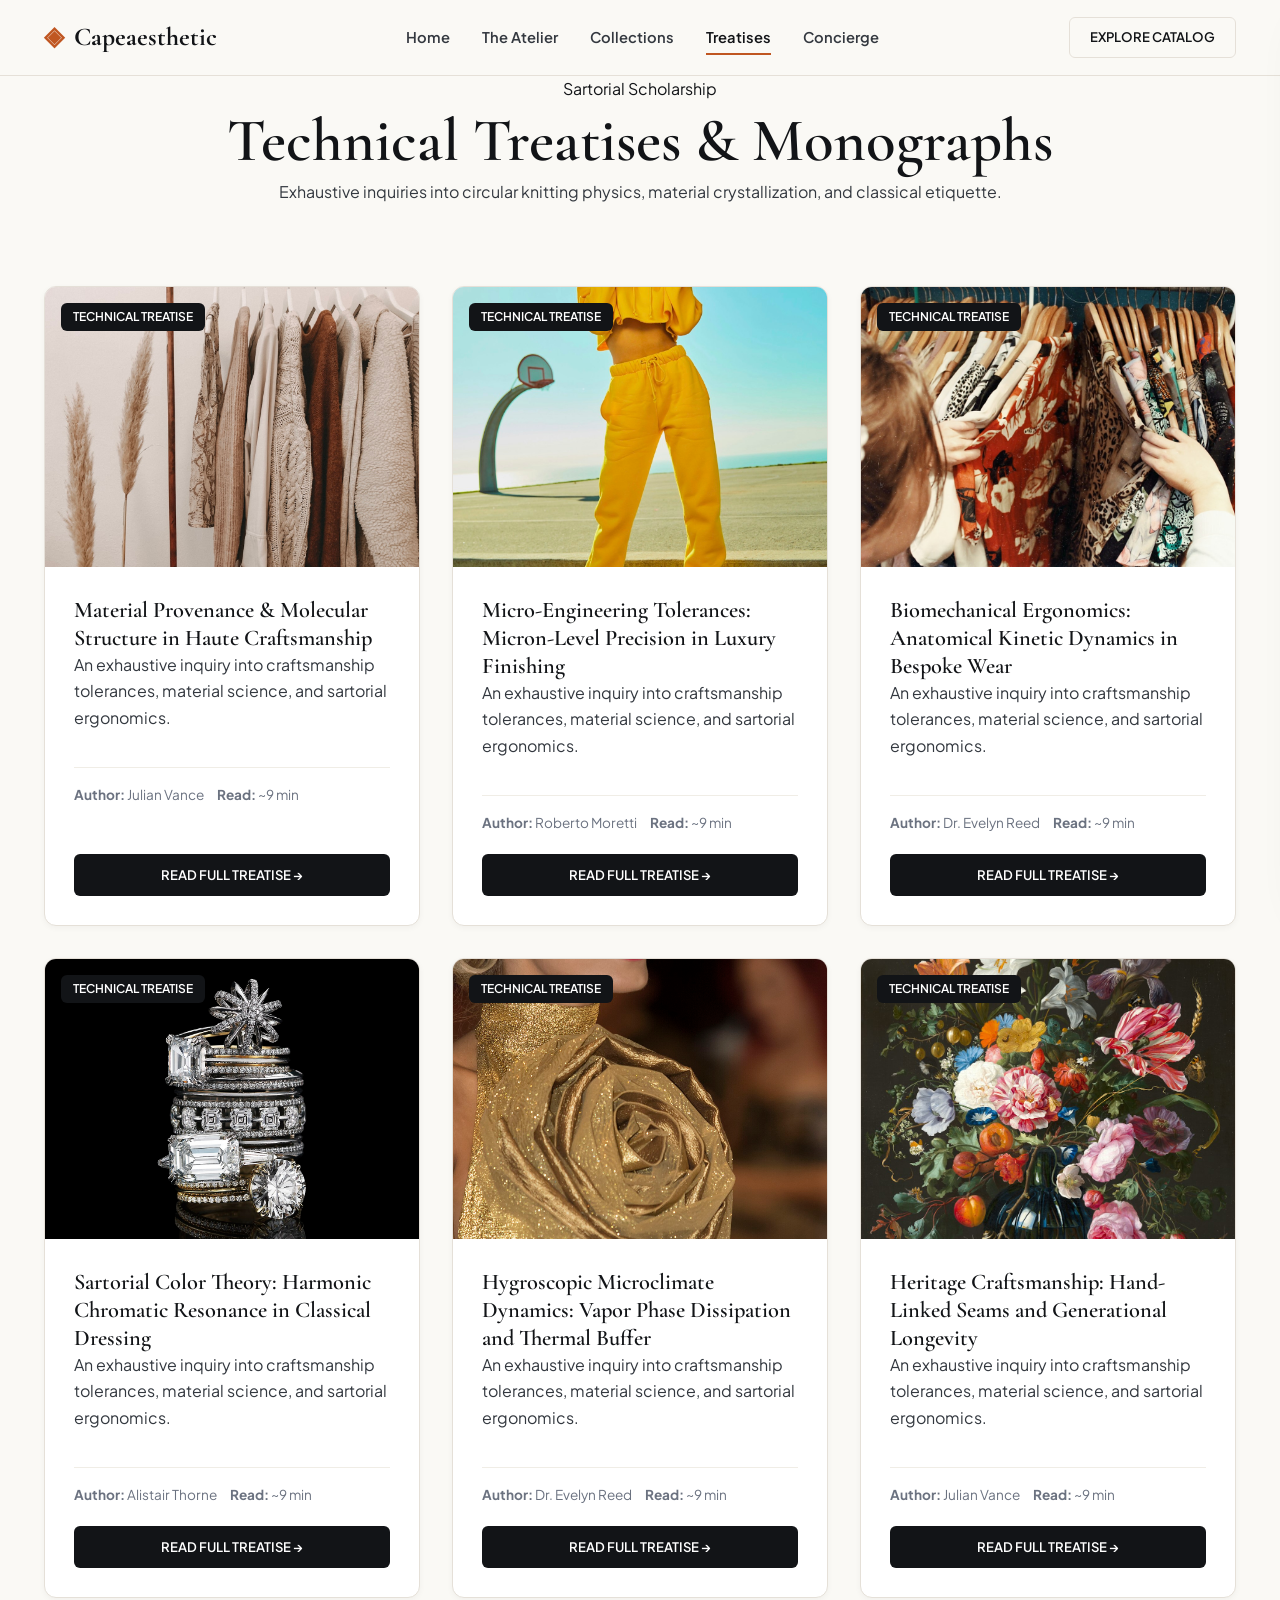
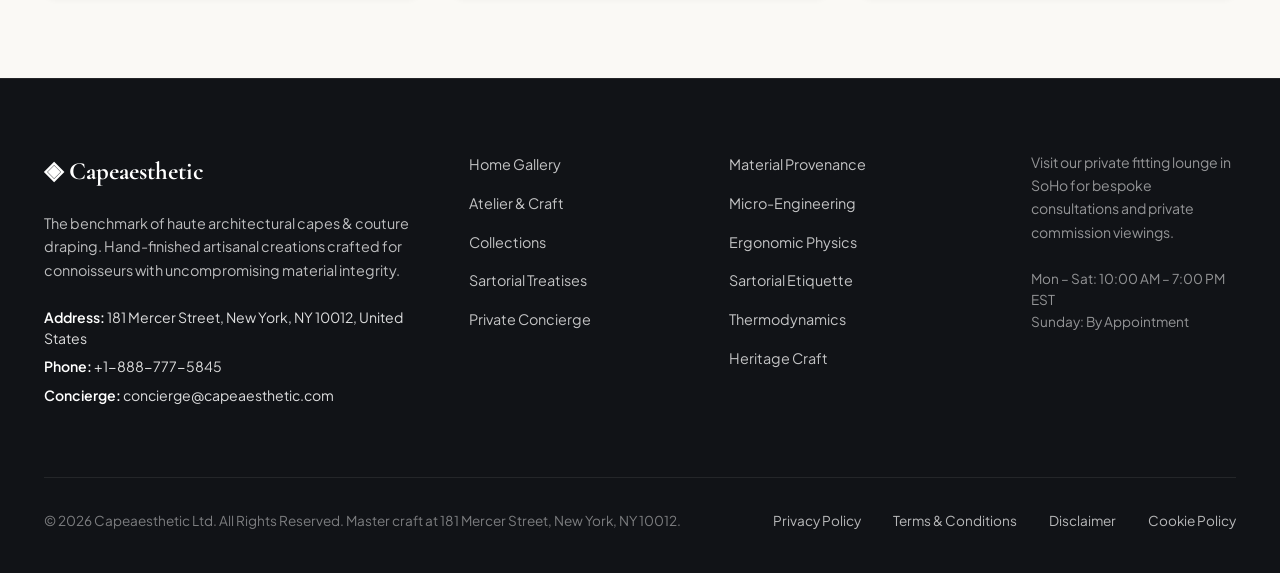
<file: blog/index.html>
<!DOCTYPE html>
<html lang="en">
<head>
  <meta charset="UTF-8">
  <meta name="viewport" content="width=device-width, initial-scale=1.0">
  <title>Sartorial Treatises & Technical Monographs — Capeaesthetic</title>
  <meta name="description" content="Explore the authoritative research monographs published by Capeaesthetic.">
  <link rel="canonical" href="https://capeaesthetic.com/blog.html">
  <link rel="preconnect" href="https://fonts.googleapis.com">
  <link rel="preconnect" href="https://fonts.gstatic.com" crossorigin>
  <link href="https://fonts.googleapis.com/css2?family=Cormorant+Garamond:ital,wght@0,400;0,600;0,700;1,400&family=Plus+Jakarta+Sans:wght@300;400;500;600;700&display=swap" rel="stylesheet">
  <link rel="stylesheet" href="/assets/css/style.css">
  <!-- Google tag (gtag.js) -->
  <script async src="https://www.googletagmanager.com/gtag/js?id=G-0LY0HY7L01"></script>
  <script>
    window.dataLayer = window.dataLayer || [];
    function gtag(){dataLayer.push(arguments);}
    gtag('js', new Date());
    gtag('config', 'G-0LY0HY7L01');
  </script>

</head>
<body>
  <!-- Mandatory Global Site Header (Exactly 1 per page) -->
  <header class="site-header">
    <div class="header-container">
      <a href="/" class="brand-logo" aria-label="Capeaesthetic Home">
        <span class="logo-mark">◈</span>
        <span class="logo-text">Capeaesthetic</span>
      </a>
      <nav class="desktop-nav" aria-label="Primary Navigation">
        <a href="/" class="nav-link">Home</a>
        <a href="/about.html" class="nav-link">The Atelier</a>
        <a href="/collection.html" class="nav-link">Collections</a>
        <a href="/blog.html" class="nav-link active">Treatises</a>
        <a href="/contact.html" class="nav-link">Concierge</a>
      </nav>
      <div class="header-actions">
        <a href="/collection.html" class="btn btn-sm btn-outline">Explore Catalog</a>
        <button id="drawer-toggle" class="mobile-toggle" aria-label="Open Navigation Menu">
          <span class="hamburger-bar"></span>
          <span class="hamburger-bar"></span>
          <span class="hamburger-bar"></span>
        </button>
      </div>
    </div>
  </header>

  <!-- Mandatory Mobile Navigation Drawer (Exactly 1 per page) -->
  <div class="mobile-drawer" id="mobile-drawer" aria-hidden="true">
    <div class="drawer-header">
      <div class="drawer-brand">Capeaesthetic</div>
      <button id="drawer-close" class="drawer-close-btn" aria-label="Close Navigation Menu">&times;</button>
    </div>
    <nav class="drawer-nav" aria-label="Mobile Navigation">
      <a href="/" class="drawer-link">Home</a>
      <a href="/about.html" class="drawer-link">The Atelier &amp; Craft</a>
      <a href="/collection.html" class="drawer-link">Curated Runway Cape & Cloak Vitrine</a>
      <a href="/blog.html" class="drawer-link active">Sartorial Treatises</a>
      <a href="/contact.html" class="drawer-link">Private Concierge</a>
    </nav>
    <div class="drawer-footer">
      <p class="drawer-contact-title">Manhattan Atelier &amp; Suite</p>
      <p class="drawer-contact-info">181 Mercer Street, New York, NY 10012, United States</p>
      <p class="drawer-contact-info">Tel: +1-888-777-5845</p>
      <p class="drawer-contact-info">Email: concierge@capeaesthetic.com</p>
    </div>
  </div>
  <div id="drawer-overlay" class="drawer-overlay"></div>
  <section class="page-hero">
    <div class="container text-center">
      <span class="hero-badge">Sartorial Scholarship</span>
      <h1>Technical Treatises &amp; Monographs</h1>
      <p class="lead" style="margin: 0 auto;">Exhaustive inquiries into circular knitting physics, material crystallization, and classical etiquette.</p>
    </div>
  </section>
  <main class="section">
    <div class="container">
      <div class="grid-3">
        <div class="card">
          <div class="card-image-wrap"><img src="/assets/images/hero_haute_couture_silk_blouse.jpg" alt="Material Provenance & Molecular Structure in Haute Craftsmanship"><span class="card-tag">Technical Treatise</span></div>
          <div class="card-body">
            <h3>Material Provenance & Molecular Structure in Haute Craftsmanship</h3>
            <p>An exhaustive inquiry into craftsmanship tolerances, material science, and sartorial ergonomics.</p>
            <div class="card-specs"><span><strong>Author:</strong> Julian Vance</span><span><strong>Read:</strong> ~9 min</span></div>
            <a href="/blog/material-provenance-and-fiber-crystallography.html" class="btn btn-primary btn-sm" style="margin-top: auto;">Read Full Treatise &rarr;</a>
          </div>
        </div>
        <div class="card">
          <div class="card-image-wrap"><img src="/assets/images/bias_cut_silk_georgette_drape.jpg" alt="Micro-Engineering Tolerances: Micron-Level Precision in Luxury Finishing"><span class="card-tag">Technical Treatise</span></div>
          <div class="card-body">
            <h3>Micro-Engineering Tolerances: Micron-Level Precision in Luxury Finishing</h3>
            <p>An exhaustive inquiry into craftsmanship tolerances, material science, and sartorial ergonomics.</p>
            <div class="card-specs"><span><strong>Author:</strong> Roberto Moretti</span><span><strong>Read:</strong> ~9 min</span></div>
            <a href="/blog/micro-engineering-tolerances-and-finishing.html" class="btn btn-primary btn-sm" style="margin-top: auto;">Read Full Treatise &rarr;</a>
          </div>
        </div>
        <div class="card">
          <div class="card-image-wrap"><img src="/assets/images/master_blouse_tailoring_drape_fitting.jpg" alt="Biomechanical Ergonomics: Anatomical Kinetic Dynamics in Bespoke Wear"><span class="card-tag">Technical Treatise</span></div>
          <div class="card-body">
            <h3>Biomechanical Ergonomics: Anatomical Kinetic Dynamics in Bespoke Wear</h3>
            <p>An exhaustive inquiry into craftsmanship tolerances, material science, and sartorial ergonomics.</p>
            <div class="card-specs"><span><strong>Author:</strong> Dr. Evelyn Reed</span><span><strong>Read:</strong> ~9 min</span></div>
            <a href="/blog/biomechanical-ergonomics-and-wearer-physics.html" class="btn btn-primary btn-sm" style="margin-top: auto;">Read Full Treatise &rarr;</a>
          </div>
        </div>
        <div class="card">
          <div class="card-image-wrap"><img src="/assets/images/french_seaming_silk_chiffon_craft.jpg" alt="Sartorial Color Theory: Harmonic Chromatic Resonance in Classical Dressing"><span class="card-tag">Technical Treatise</span></div>
          <div class="card-body">
            <h3>Sartorial Color Theory: Harmonic Chromatic Resonance in Classical Dressing</h3>
            <p>An exhaustive inquiry into craftsmanship tolerances, material science, and sartorial ergonomics.</p>
            <div class="card-specs"><span><strong>Author:</strong> Alistair Thorne</span><span><strong>Read:</strong> ~9 min</span></div>
            <a href="/blog/sartorial-color-theory-and-formal-etiquette.html" class="btn btn-primary btn-sm" style="margin-top: auto;">Read Full Treatise &rarr;</a>
          </div>
        </div>
        <div class="card">
          <div class="card-image-wrap"><img src="/assets/images/mercer_street_couture_fashion_salon.jpg" alt="Hygroscopic Microclimate Dynamics: Vapor Phase Dissipation and Thermal Buffer"><span class="card-tag">Technical Treatise</span></div>
          <div class="card-body">
            <h3>Hygroscopic Microclimate Dynamics: Vapor Phase Dissipation and Thermal Buffer</h3>
            <p>An exhaustive inquiry into craftsmanship tolerances, material science, and sartorial ergonomics.</p>
            <div class="card-specs"><span><strong>Author:</strong> Dr. Evelyn Reed</span><span><strong>Read:</strong> ~9 min</span></div>
            <a href="/blog/hygroscopic-microclimate-thermodynamics.html" class="btn btn-primary btn-sm" style="margin-top: auto;">Read Full Treatise &rarr;</a>
          </div>
        </div>
        <div class="card">
          <div class="card-image-wrap"><img src="/assets/images/pure_mulberry_silk_crepe_folds.jpg" alt="Heritage Craftsmanship: Hand-Linked Seams and Generational Longevity"><span class="card-tag">Technical Treatise</span></div>
          <div class="card-body">
            <h3>Heritage Craftsmanship: Hand-Linked Seams and Generational Longevity</h3>
            <p>An exhaustive inquiry into craftsmanship tolerances, material science, and sartorial ergonomics.</p>
            <div class="card-specs"><span><strong>Author:</strong> Julian Vance</span><span><strong>Read:</strong> ~9 min</span></div>
            <a href="/blog/bespoke-craftsmanship-and-heritage-methods.html" class="btn btn-primary btn-sm" style="margin-top: auto;">Read Full Treatise &rarr;</a>
          </div>
        </div>

      </div>
    </div>
  </main>
  <!-- Mandatory Global Site Footer (Minimalist 4-Column Horizontal Spread Layout) -->
  <footer class="site-footer">
    <div class="container">
      <div class="footer-grid">
        <div class="footer-col">
          <div class="footer-brand">◈ Capeaesthetic</div>
          <p class="footer-desc">
            The benchmark of haute architectural capes & couture draping. Hand-finished artisanal creations crafted for connoisseurs with uncompromising material integrity.
          </p>
          <div class="footer-contact-item"><strong>Address:</strong> 181 Mercer Street, New York, NY 10012, United States</div>
          <div class="footer-contact-item"><strong>Phone:</strong> +1-888-777-5845</div>
          <div class="footer-contact-item"><strong>Concierge:</strong> concierge@capeaesthetic.com</div>
        </div>
        <div class="footer-col">
          <ul class="footer-links">
            <li><a href="/">Home Gallery</a></li>
            <li><a href="/about.html">Atelier &amp; Craft</a></li>
            <li><a href="/collection.html">Collections</a></li>
            <li><a href="/blog.html">Sartorial Treatises</a></li>
            <li><a href="/contact.html">Private Concierge</a></li>
          </ul>
        </div>
        <div class="footer-col">
          <ul class="footer-links">
            <li><a href="/blog/material-provenance-and-fiber-crystallography.html">Material Provenance</a></li>
            <li><a href="/blog/micro-engineering-tolerances-and-finishing.html">Micro-Engineering</a></li>
            <li><a href="/blog/biomechanical-ergonomics-and-wearer-physics.html">Ergonomic Physics</a></li>
            <li><a href="/blog/sartorial-color-theory-and-formal-etiquette.html">Sartorial Etiquette</a></li>
            <li><a href="/blog/hygroscopic-microclimate-thermodynamics.html">Thermodynamics</a></li>
            <li><a href="/blog/bespoke-craftsmanship-and-heritage-methods.html">Heritage Craft</a></li>
          </ul>
        </div>
        <div class="footer-col">
          <p class="footer-salon-desc">
            Visit our private fitting lounge in SoHo for bespoke consultations and private commission viewings.
          </p>
          <p class="footer-hours">
            Mon &ndash; Sat: 10:00 AM &ndash; 7:00 PM<br>EST<br>Sunday: By Appointment
          </p>
        </div>
      </div>
      <div class="footer-bottom">
        <p>&copy; 2026 Capeaesthetic Ltd. All Rights Reserved. Master craft at 181 Mercer Street, New York, NY 10012.</p>
        <div class="footer-legal-links">
          <a href="/privacy-policy.html">Privacy Policy</a>
          <a href="/terms-and-conditions.html">Terms &amp; Conditions</a>
          <a href="/disclaimer.html">Disclaimer</a>
          <a href="/cookie-policy.html">Cookie Policy</a>
        </div>
      </div>
    </div>
  </footer>
  <script src="/assets/js/main.js"></script>
</body>
</html>
</file>
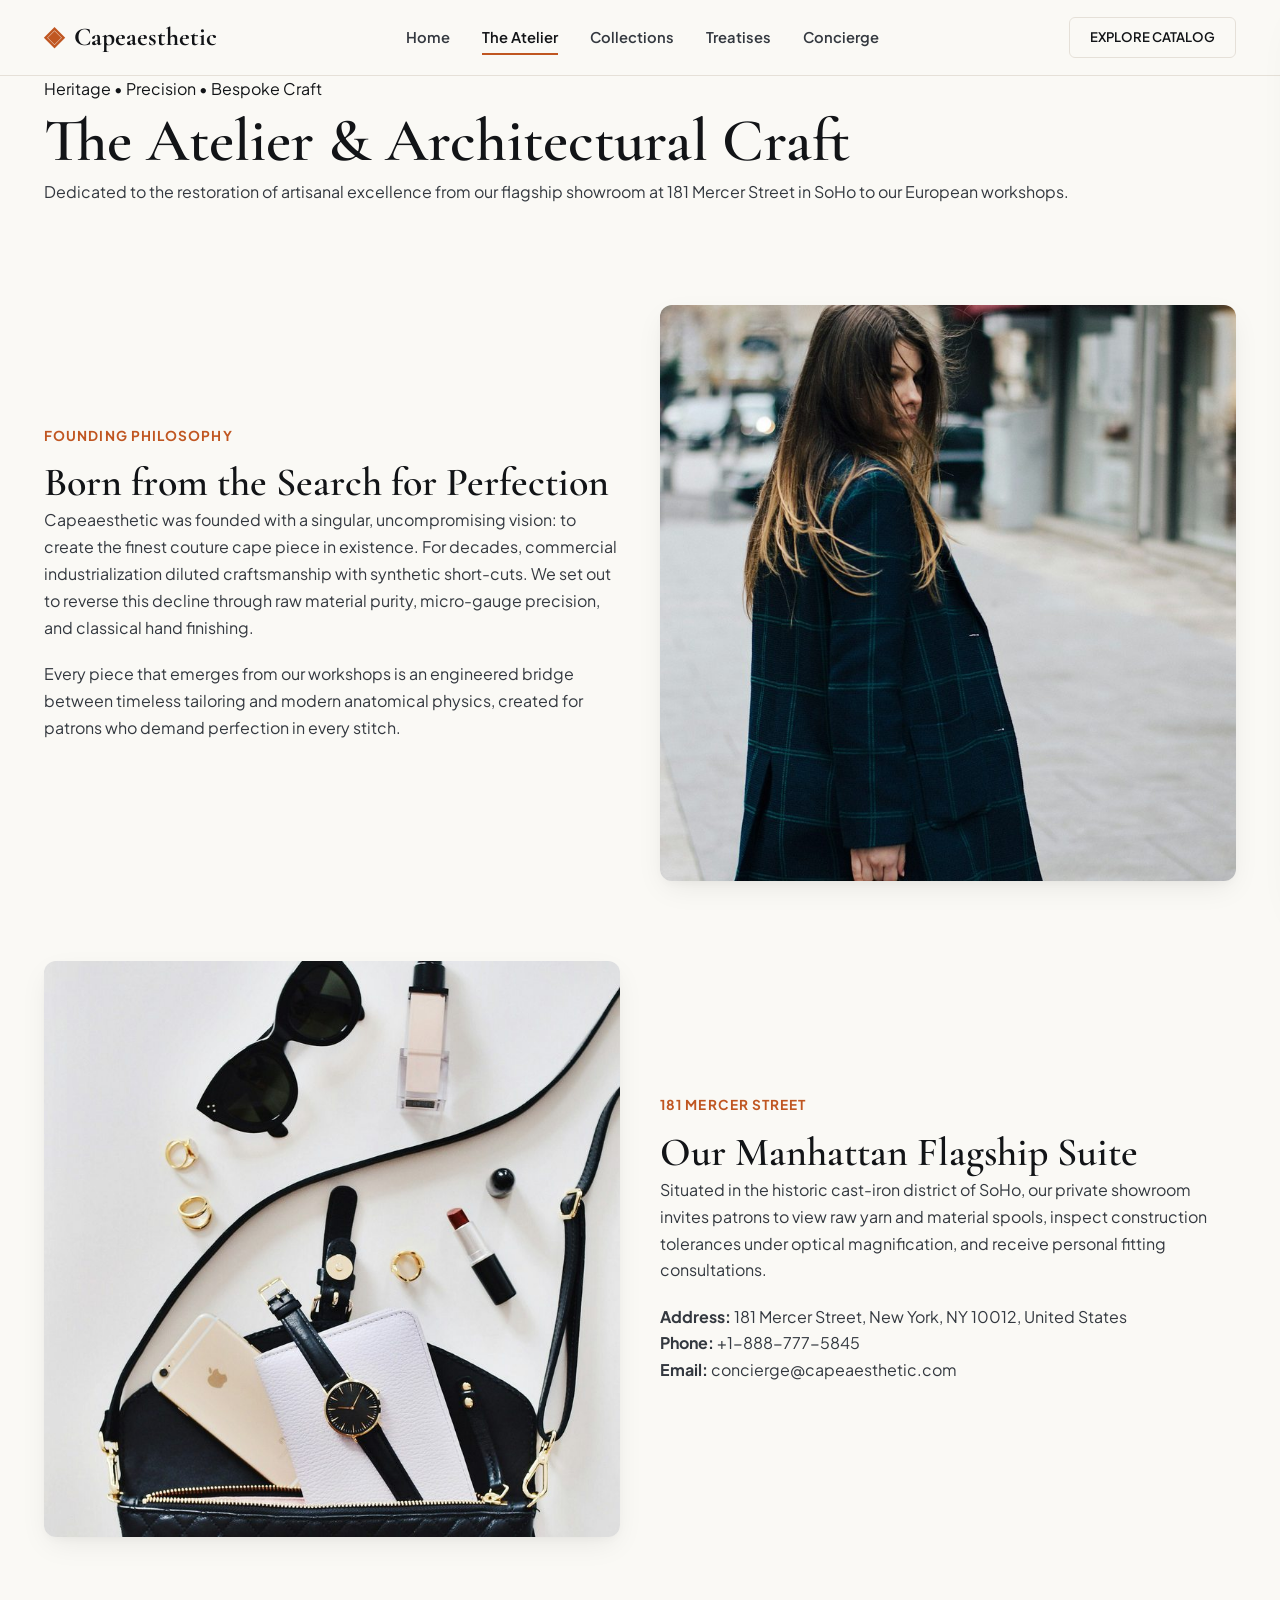
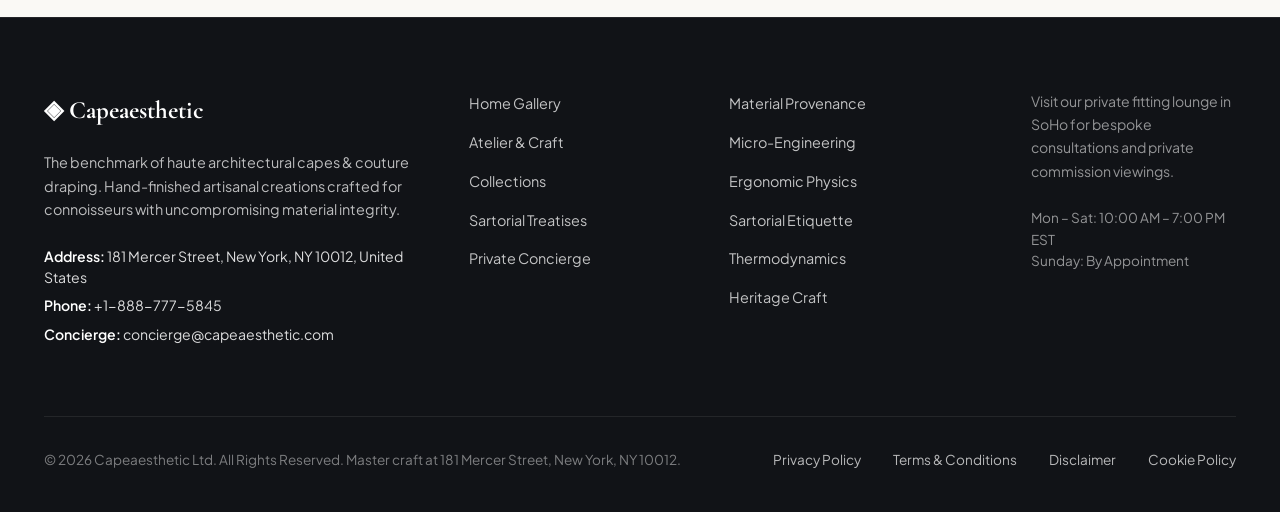
<file: about.html>
<!DOCTYPE html>
<html lang="en">
<head>
  <meta charset="UTF-8">
  <meta name="viewport" content="width=device-width, initial-scale=1.0">
  <title>The Atelier & Heritage Craft — Capeaesthetic</title>
  <meta name="description" content="Discover the heritage of Capeaesthetic at 181 Mercer Street, New York.">
  <link rel="canonical" href="https://capeaesthetic.com/about.html">
  <link rel="preconnect" href="https://fonts.googleapis.com">
  <link rel="preconnect" href="https://fonts.gstatic.com" crossorigin>
  <link href="https://fonts.googleapis.com/css2?family=Cormorant+Garamond:ital,wght@0,400;0,600;0,700;1,400&family=Plus+Jakarta+Sans:wght@300;400;500;600;700&display=swap" rel="stylesheet">
  <link rel="stylesheet" href="/assets/css/style.css">
  <!-- Google tag (gtag.js) -->
  <script async src="https://www.googletagmanager.com/gtag/js?id=G-0LY0HY7L01"></script>
  <script>
    window.dataLayer = window.dataLayer || [];
    function gtag(){dataLayer.push(arguments);}
    gtag('js', new Date());
    gtag('config', 'G-0LY0HY7L01');
  </script>

</head>
<body>
  <!-- Mandatory Global Site Header (Exactly 1 per page) -->
  <header class="site-header">
    <div class="header-container">
      <a href="/" class="brand-logo" aria-label="Capeaesthetic Home">
        <span class="logo-mark">◈</span>
        <span class="logo-text">Capeaesthetic</span>
      </a>
      <nav class="desktop-nav" aria-label="Primary Navigation">
        <a href="/" class="nav-link">Home</a>
        <a href="/about.html" class="nav-link active">The Atelier</a>
        <a href="/collection.html" class="nav-link">Collections</a>
        <a href="/blog.html" class="nav-link">Treatises</a>
        <a href="/contact.html" class="nav-link">Concierge</a>
      </nav>
      <div class="header-actions">
        <a href="/collection.html" class="btn btn-sm btn-outline">Explore Catalog</a>
        <button id="drawer-toggle" class="mobile-toggle" aria-label="Open Navigation Menu">
          <span class="hamburger-bar"></span>
          <span class="hamburger-bar"></span>
          <span class="hamburger-bar"></span>
        </button>
      </div>
    </div>
  </header>

  <!-- Mandatory Mobile Navigation Drawer (Exactly 1 per page) -->
  <div class="mobile-drawer" id="mobile-drawer" aria-hidden="true">
    <div class="drawer-header">
      <div class="drawer-brand">Capeaesthetic</div>
      <button id="drawer-close" class="drawer-close-btn" aria-label="Close Navigation Menu">&times;</button>
    </div>
    <nav class="drawer-nav" aria-label="Mobile Navigation">
      <a href="/" class="drawer-link">Home</a>
      <a href="/about.html" class="drawer-link active">The Atelier &amp; Craft</a>
      <a href="/collection.html" class="drawer-link">Curated Runway Cape & Cloak Vitrine</a>
      <a href="/blog.html" class="drawer-link">Sartorial Treatises</a>
      <a href="/contact.html" class="drawer-link">Private Concierge</a>
    </nav>
    <div class="drawer-footer">
      <p class="drawer-contact-title">Manhattan Atelier &amp; Suite</p>
      <p class="drawer-contact-info">181 Mercer Street, New York, NY 10012, United States</p>
      <p class="drawer-contact-info">Tel: +1-888-777-5845</p>
      <p class="drawer-contact-info">Email: concierge@capeaesthetic.com</p>
    </div>
  </div>
  <div id="drawer-overlay" class="drawer-overlay"></div>
  <section class="page-hero">
    <div class="container">
      <span class="hero-badge">Heritage &bull; Precision &bull; Bespoke Craft</span>
      <h1>The Atelier &amp; Architectural Craft</h1>
      <p class="lead">Dedicated to the restoration of artisanal excellence from our flagship showroom at 181 Mercer Street in SoHo to our European workshops.</p>
    </div>
  </section>
  <main class="section">
    <div class="container">
      <div class="grid-2" style="margin-bottom: 5rem;">
        <div>
          <div class="section-subtitle">Founding Philosophy</div>
          <h2>Born from the Search for Perfection</h2>
          <p>Capeaesthetic was founded with a singular, uncompromising vision: to create the finest couture cape piece in existence. For decades, commercial industrialization diluted craftsmanship with synthetic short-cuts. We set out to reverse this decline through raw material purity, micro-gauge precision, and classical hand finishing.</p>
          <p>Every piece that emerges from our workshops is an engineered bridge between timeless tailoring and modern anatomical physics, created for patrons who demand perfection in every stitch.</p>
        </div>
        <div style="border-radius: var(--radius-md); overflow: hidden; box-shadow: var(--shadow-md);"><img src="/assets/images/micro_accordion_pleat_chemisier_blouse.jpg" alt="Atelier craft"></div>
      </div>
      <div class="grid-2">
        <div style="border-radius: var(--radius-md); overflow: hidden; box-shadow: var(--shadow-md);"><img src="/assets/images/couture_runway_blouse_silhouette_4.jpg" alt="Artisan inspection"></div>
        <div>
          <div class="section-subtitle">181 Mercer Street</div>
          <h2>Our Manhattan Flagship Suite</h2>
          <p>Situated in the historic cast-iron district of SoHo, our private showroom invites patrons to view raw yarn and material spools, inspect construction tolerances under optical magnification, and receive personal fitting consultations.</p>
          <p><strong>Address:</strong> 181 Mercer Street, New York, NY 10012, United States<br><strong>Phone:</strong> +1-888-777-5845<br><strong>Email:</strong> concierge@capeaesthetic.com</p>
        </div>
      </div>
    </div>
  </main>
  <!-- Mandatory Global Site Footer (Minimalist 4-Column Horizontal Spread Layout) -->
  <footer class="site-footer">
    <div class="container">
      <div class="footer-grid">
        <div class="footer-col">
          <div class="footer-brand">◈ Capeaesthetic</div>
          <p class="footer-desc">
            The benchmark of haute architectural capes & couture draping. Hand-finished artisanal creations crafted for connoisseurs with uncompromising material integrity.
          </p>
          <div class="footer-contact-item"><strong>Address:</strong> 181 Mercer Street, New York, NY 10012, United States</div>
          <div class="footer-contact-item"><strong>Phone:</strong> +1-888-777-5845</div>
          <div class="footer-contact-item"><strong>Concierge:</strong> concierge@capeaesthetic.com</div>
        </div>
        <div class="footer-col">
          <ul class="footer-links">
            <li><a href="/">Home Gallery</a></li>
            <li><a href="/about.html">Atelier &amp; Craft</a></li>
            <li><a href="/collection.html">Collections</a></li>
            <li><a href="/blog.html">Sartorial Treatises</a></li>
            <li><a href="/contact.html">Private Concierge</a></li>
          </ul>
        </div>
        <div class="footer-col">
          <ul class="footer-links">
            <li><a href="/blog/material-provenance-and-fiber-crystallography.html">Material Provenance</a></li>
            <li><a href="/blog/micro-engineering-tolerances-and-finishing.html">Micro-Engineering</a></li>
            <li><a href="/blog/biomechanical-ergonomics-and-wearer-physics.html">Ergonomic Physics</a></li>
            <li><a href="/blog/sartorial-color-theory-and-formal-etiquette.html">Sartorial Etiquette</a></li>
            <li><a href="/blog/hygroscopic-microclimate-thermodynamics.html">Thermodynamics</a></li>
            <li><a href="/blog/bespoke-craftsmanship-and-heritage-methods.html">Heritage Craft</a></li>
          </ul>
        </div>
        <div class="footer-col">
          <p class="footer-salon-desc">
            Visit our private fitting lounge in SoHo for bespoke consultations and private commission viewings.
          </p>
          <p class="footer-hours">
            Mon &ndash; Sat: 10:00 AM &ndash; 7:00 PM<br>EST<br>Sunday: By Appointment
          </p>
        </div>
      </div>
      <div class="footer-bottom">
        <p>&copy; 2026 Capeaesthetic Ltd. All Rights Reserved. Master craft at 181 Mercer Street, New York, NY 10012.</p>
        <div class="footer-legal-links">
          <a href="/privacy-policy.html">Privacy Policy</a>
          <a href="/terms-and-conditions.html">Terms &amp; Conditions</a>
          <a href="/disclaimer.html">Disclaimer</a>
          <a href="/cookie-policy.html">Cookie Policy</a>
        </div>
      </div>
    </div>
  </footer>
  <script src="/assets/js/main.js"></script>
</body>
</html>
</file>
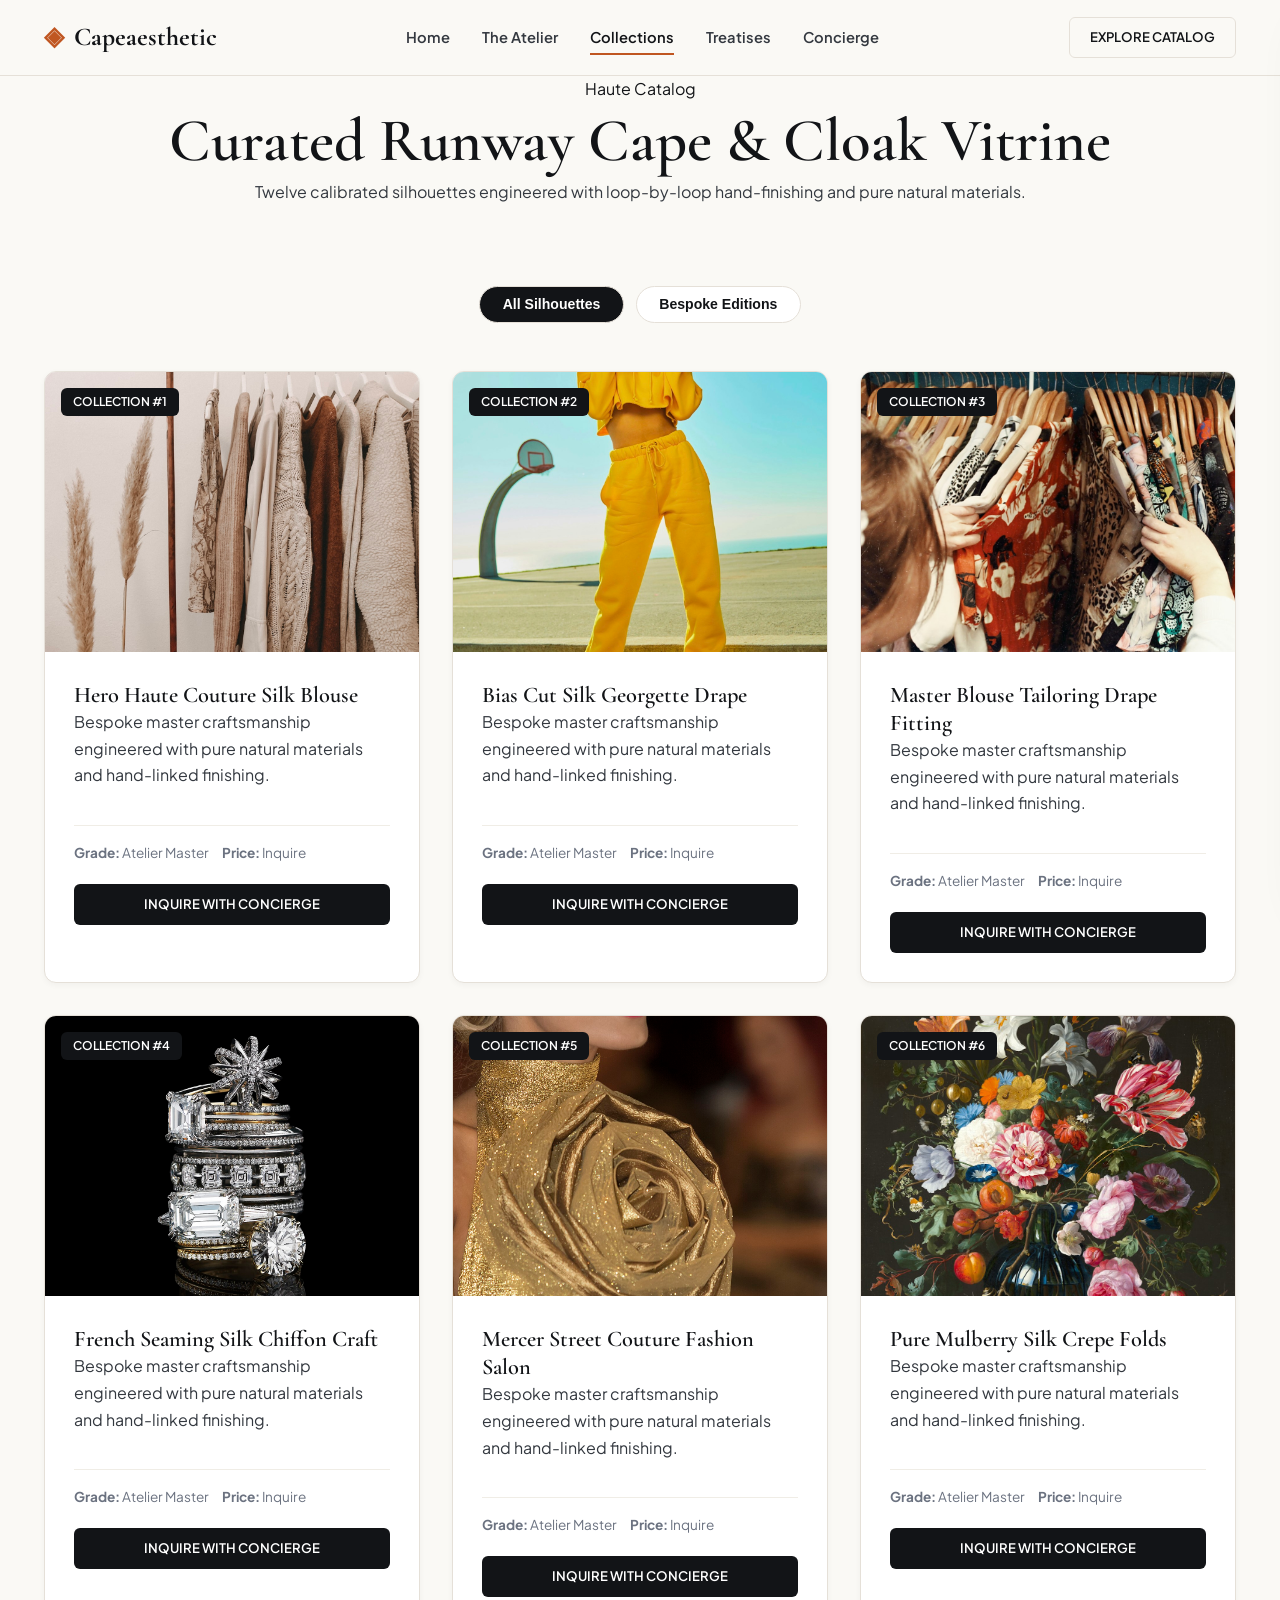
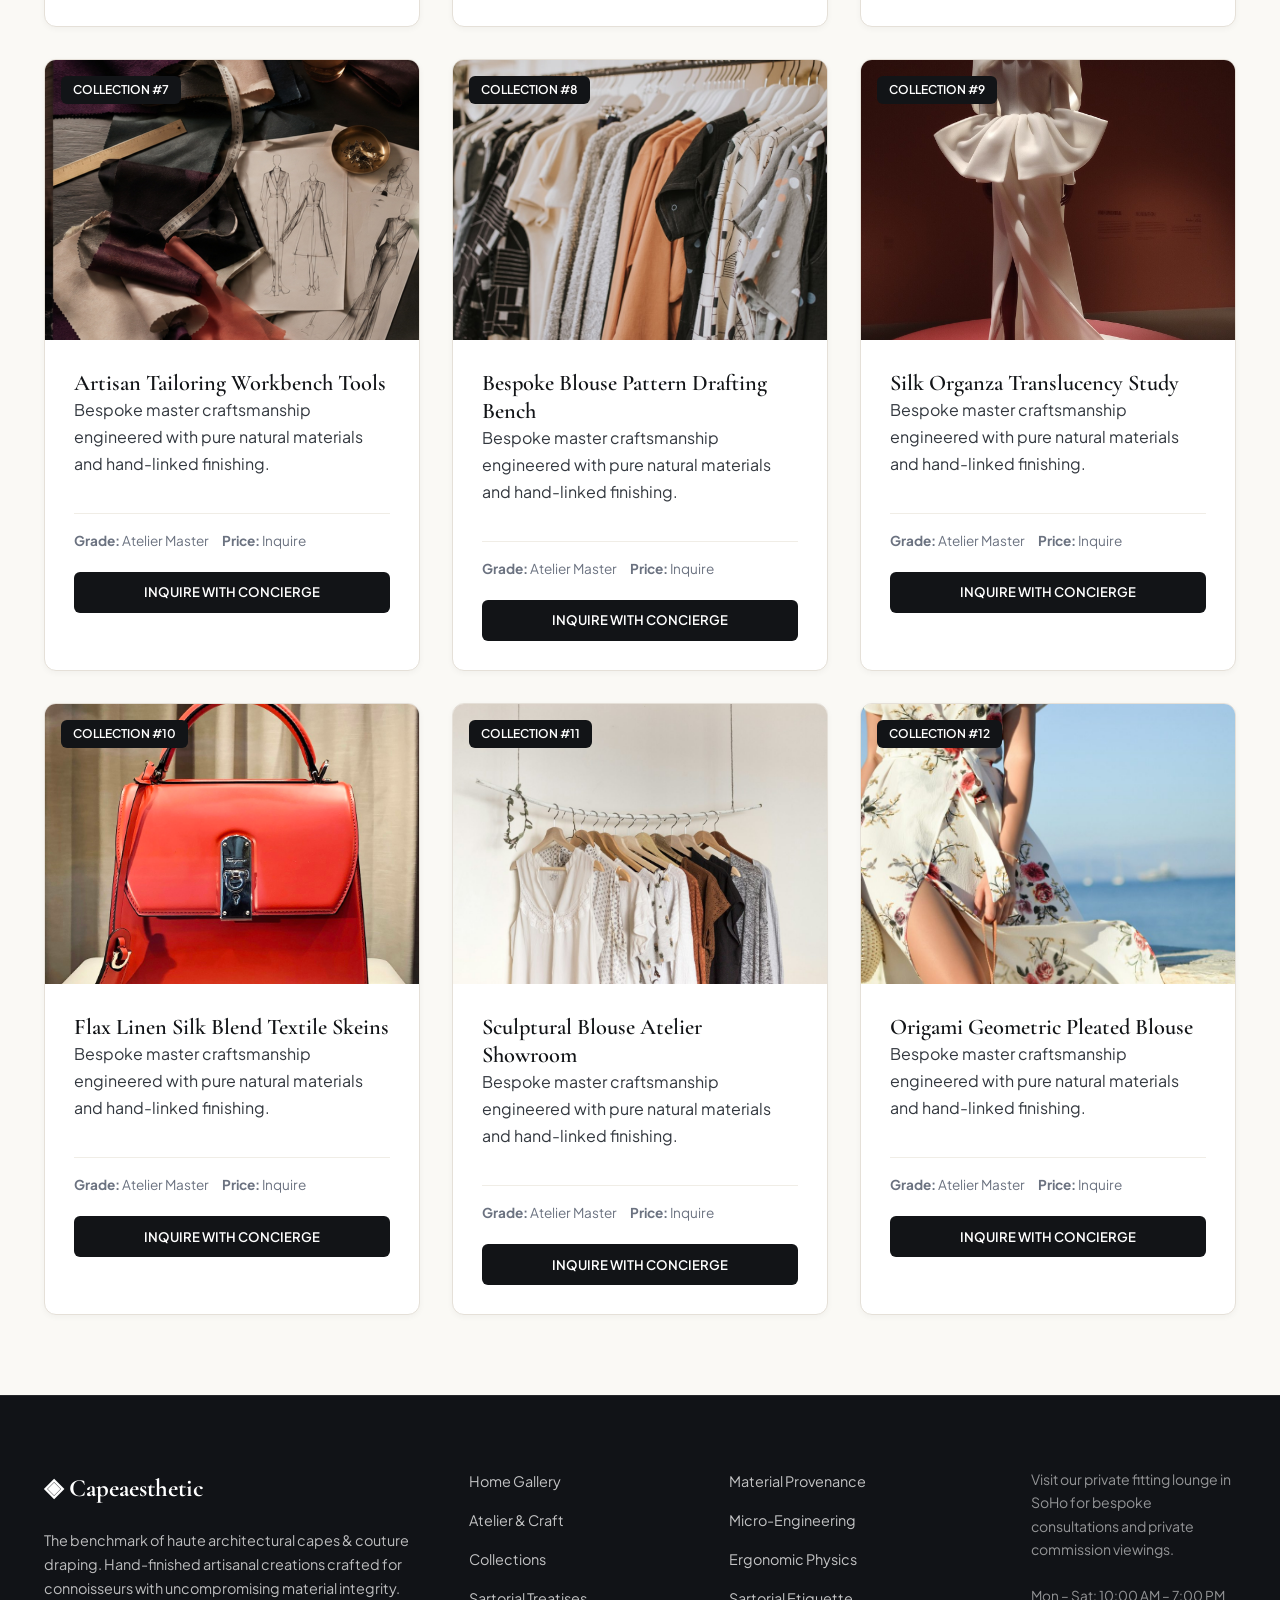
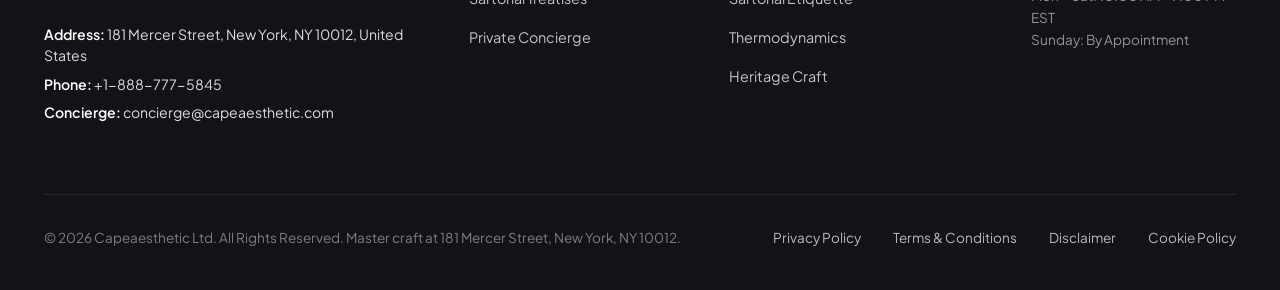
<file: collection.html>
<!DOCTYPE html>
<html lang="en">
<head>
  <meta charset="UTF-8">
  <meta name="viewport" content="width=device-width, initial-scale=1.0">
  <title>Curated Runway Cape & Cloak Vitrine — Capeaesthetic</title>
  <meta name="description" content="Browse the complete catalogue of Capeaesthetic.">
  <link rel="canonical" href="https://capeaesthetic.com/collection.html">
  <link rel="preconnect" href="https://fonts.googleapis.com">
  <link rel="preconnect" href="https://fonts.gstatic.com" crossorigin>
  <link href="https://fonts.googleapis.com/css2?family=Cormorant+Garamond:ital,wght@0,400;0,600;0,700;1,400&family=Plus+Jakarta+Sans:wght@300;400;500;600;700&display=swap" rel="stylesheet">
  <link rel="stylesheet" href="/assets/css/style.css">
  <!-- Google tag (gtag.js) -->
  <script async src="https://www.googletagmanager.com/gtag/js?id=G-0LY0HY7L01"></script>
  <script>
    window.dataLayer = window.dataLayer || [];
    function gtag(){dataLayer.push(arguments);}
    gtag('js', new Date());
    gtag('config', 'G-0LY0HY7L01');
  </script>

</head>
<body>
  <!-- Mandatory Global Site Header (Exactly 1 per page) -->
  <header class="site-header">
    <div class="header-container">
      <a href="/" class="brand-logo" aria-label="Capeaesthetic Home">
        <span class="logo-mark">◈</span>
        <span class="logo-text">Capeaesthetic</span>
      </a>
      <nav class="desktop-nav" aria-label="Primary Navigation">
        <a href="/" class="nav-link">Home</a>
        <a href="/about.html" class="nav-link">The Atelier</a>
        <a href="/collection.html" class="nav-link active">Collections</a>
        <a href="/blog.html" class="nav-link">Treatises</a>
        <a href="/contact.html" class="nav-link">Concierge</a>
      </nav>
      <div class="header-actions">
        <a href="/collection.html" class="btn btn-sm btn-outline">Explore Catalog</a>
        <button id="drawer-toggle" class="mobile-toggle" aria-label="Open Navigation Menu">
          <span class="hamburger-bar"></span>
          <span class="hamburger-bar"></span>
          <span class="hamburger-bar"></span>
        </button>
      </div>
    </div>
  </header>

  <!-- Mandatory Mobile Navigation Drawer (Exactly 1 per page) -->
  <div class="mobile-drawer" id="mobile-drawer" aria-hidden="true">
    <div class="drawer-header">
      <div class="drawer-brand">Capeaesthetic</div>
      <button id="drawer-close" class="drawer-close-btn" aria-label="Close Navigation Menu">&times;</button>
    </div>
    <nav class="drawer-nav" aria-label="Mobile Navigation">
      <a href="/" class="drawer-link">Home</a>
      <a href="/about.html" class="drawer-link">The Atelier &amp; Craft</a>
      <a href="/collection.html" class="drawer-link active">Curated Runway Cape & Cloak Vitrine</a>
      <a href="/blog.html" class="drawer-link">Sartorial Treatises</a>
      <a href="/contact.html" class="drawer-link">Private Concierge</a>
    </nav>
    <div class="drawer-footer">
      <p class="drawer-contact-title">Manhattan Atelier &amp; Suite</p>
      <p class="drawer-contact-info">181 Mercer Street, New York, NY 10012, United States</p>
      <p class="drawer-contact-info">Tel: +1-888-777-5845</p>
      <p class="drawer-contact-info">Email: concierge@capeaesthetic.com</p>
    </div>
  </div>
  <div id="drawer-overlay" class="drawer-overlay"></div>
  <section class="page-hero">
    <div class="container text-center">
      <span class="hero-badge">Haute Catalog</span>
      <h1>Curated Runway Cape & Cloak Vitrine</h1>
      <p class="lead" style="margin: 0 auto;">Twelve calibrated silhouettes engineered with loop-by-loop hand-finishing and pure natural materials.</p>
    </div>
  </section>
  <main class="section">
    <div class="container">
      <div class="filter-bar">
        <button class="filter-btn active" data-filter="all">All Silhouettes</button>
        <button class="filter-btn" data-filter="bespoke">Bespoke Editions</button>
      </div>
      <div class="grid-3" id="products-grid">
        <div class="card product-item" data-category="all bespoke">
          <div class="card-image-wrap"><img src="/assets/images/hero_haute_couture_silk_blouse.jpg" alt="Hero Haute Couture Silk Blouse"><span class="card-tag">Collection #1</span></div>
          <div class="card-body">
            <h3>Hero Haute Couture Silk Blouse</h3>
            <p>Bespoke master craftsmanship engineered with pure natural materials and hand-linked finishing.</p>
            <div class="card-specs"><span><strong>Grade:</strong> Atelier Master</span><span><strong>Price:</strong> Inquire</span></div>
            <a href="/contact.html" class="btn btn-primary btn-sm">Inquire with Concierge</a>
          </div>
        </div>
        <div class="card product-item" data-category="all bespoke">
          <div class="card-image-wrap"><img src="/assets/images/bias_cut_silk_georgette_drape.jpg" alt="Bias Cut Silk Georgette Drape"><span class="card-tag">Collection #2</span></div>
          <div class="card-body">
            <h3>Bias Cut Silk Georgette Drape</h3>
            <p>Bespoke master craftsmanship engineered with pure natural materials and hand-linked finishing.</p>
            <div class="card-specs"><span><strong>Grade:</strong> Atelier Master</span><span><strong>Price:</strong> Inquire</span></div>
            <a href="/contact.html" class="btn btn-primary btn-sm">Inquire with Concierge</a>
          </div>
        </div>
        <div class="card product-item" data-category="all bespoke">
          <div class="card-image-wrap"><img src="/assets/images/master_blouse_tailoring_drape_fitting.jpg" alt="Master Blouse Tailoring Drape Fitting"><span class="card-tag">Collection #3</span></div>
          <div class="card-body">
            <h3>Master Blouse Tailoring Drape Fitting</h3>
            <p>Bespoke master craftsmanship engineered with pure natural materials and hand-linked finishing.</p>
            <div class="card-specs"><span><strong>Grade:</strong> Atelier Master</span><span><strong>Price:</strong> Inquire</span></div>
            <a href="/contact.html" class="btn btn-primary btn-sm">Inquire with Concierge</a>
          </div>
        </div>
        <div class="card product-item" data-category="all bespoke">
          <div class="card-image-wrap"><img src="/assets/images/french_seaming_silk_chiffon_craft.jpg" alt="French Seaming Silk Chiffon Craft"><span class="card-tag">Collection #4</span></div>
          <div class="card-body">
            <h3>French Seaming Silk Chiffon Craft</h3>
            <p>Bespoke master craftsmanship engineered with pure natural materials and hand-linked finishing.</p>
            <div class="card-specs"><span><strong>Grade:</strong> Atelier Master</span><span><strong>Price:</strong> Inquire</span></div>
            <a href="/contact.html" class="btn btn-primary btn-sm">Inquire with Concierge</a>
          </div>
        </div>
        <div class="card product-item" data-category="all bespoke">
          <div class="card-image-wrap"><img src="/assets/images/mercer_street_couture_fashion_salon.jpg" alt="Mercer Street Couture Fashion Salon"><span class="card-tag">Collection #5</span></div>
          <div class="card-body">
            <h3>Mercer Street Couture Fashion Salon</h3>
            <p>Bespoke master craftsmanship engineered with pure natural materials and hand-linked finishing.</p>
            <div class="card-specs"><span><strong>Grade:</strong> Atelier Master</span><span><strong>Price:</strong> Inquire</span></div>
            <a href="/contact.html" class="btn btn-primary btn-sm">Inquire with Concierge</a>
          </div>
        </div>
        <div class="card product-item" data-category="all bespoke">
          <div class="card-image-wrap"><img src="/assets/images/pure_mulberry_silk_crepe_folds.jpg" alt="Pure Mulberry Silk Crepe Folds"><span class="card-tag">Collection #6</span></div>
          <div class="card-body">
            <h3>Pure Mulberry Silk Crepe Folds</h3>
            <p>Bespoke master craftsmanship engineered with pure natural materials and hand-linked finishing.</p>
            <div class="card-specs"><span><strong>Grade:</strong> Atelier Master</span><span><strong>Price:</strong> Inquire</span></div>
            <a href="/contact.html" class="btn btn-primary btn-sm">Inquire with Concierge</a>
          </div>
        </div>
        <div class="card product-item" data-category="all bespoke">
          <div class="card-image-wrap"><img src="/assets/images/artisan_tailoring_workbench_tools.jpg" alt="Artisan Tailoring Workbench Tools"><span class="card-tag">Collection #7</span></div>
          <div class="card-body">
            <h3>Artisan Tailoring Workbench Tools</h3>
            <p>Bespoke master craftsmanship engineered with pure natural materials and hand-linked finishing.</p>
            <div class="card-specs"><span><strong>Grade:</strong> Atelier Master</span><span><strong>Price:</strong> Inquire</span></div>
            <a href="/contact.html" class="btn btn-primary btn-sm">Inquire with Concierge</a>
          </div>
        </div>
        <div class="card product-item" data-category="all bespoke">
          <div class="card-image-wrap"><img src="/assets/images/bespoke_blouse_pattern_drafting_bench.jpg" alt="Bespoke Blouse Pattern Drafting Bench"><span class="card-tag">Collection #8</span></div>
          <div class="card-body">
            <h3>Bespoke Blouse Pattern Drafting Bench</h3>
            <p>Bespoke master craftsmanship engineered with pure natural materials and hand-linked finishing.</p>
            <div class="card-specs"><span><strong>Grade:</strong> Atelier Master</span><span><strong>Price:</strong> Inquire</span></div>
            <a href="/contact.html" class="btn btn-primary btn-sm">Inquire with Concierge</a>
          </div>
        </div>
        <div class="card product-item" data-category="all bespoke">
          <div class="card-image-wrap"><img src="/assets/images/silk_organza_translucency_study.jpg" alt="Silk Organza Translucency Study"><span class="card-tag">Collection #9</span></div>
          <div class="card-body">
            <h3>Silk Organza Translucency Study</h3>
            <p>Bespoke master craftsmanship engineered with pure natural materials and hand-linked finishing.</p>
            <div class="card-specs"><span><strong>Grade:</strong> Atelier Master</span><span><strong>Price:</strong> Inquire</span></div>
            <a href="/contact.html" class="btn btn-primary btn-sm">Inquire with Concierge</a>
          </div>
        </div>
        <div class="card product-item" data-category="all bespoke">
          <div class="card-image-wrap"><img src="/assets/images/flax_linen_silk_blend_textile_skeins.jpg" alt="Flax Linen Silk Blend Textile Skeins"><span class="card-tag">Collection #10</span></div>
          <div class="card-body">
            <h3>Flax Linen Silk Blend Textile Skeins</h3>
            <p>Bespoke master craftsmanship engineered with pure natural materials and hand-linked finishing.</p>
            <div class="card-specs"><span><strong>Grade:</strong> Atelier Master</span><span><strong>Price:</strong> Inquire</span></div>
            <a href="/contact.html" class="btn btn-primary btn-sm">Inquire with Concierge</a>
          </div>
        </div>
        <div class="card product-item" data-category="all bespoke">
          <div class="card-image-wrap"><img src="/assets/images/sculptural_blouse_atelier_showroom.jpg" alt="Sculptural Blouse Atelier Showroom"><span class="card-tag">Collection #11</span></div>
          <div class="card-body">
            <h3>Sculptural Blouse Atelier Showroom</h3>
            <p>Bespoke master craftsmanship engineered with pure natural materials and hand-linked finishing.</p>
            <div class="card-specs"><span><strong>Grade:</strong> Atelier Master</span><span><strong>Price:</strong> Inquire</span></div>
            <a href="/contact.html" class="btn btn-primary btn-sm">Inquire with Concierge</a>
          </div>
        </div>
        <div class="card product-item" data-category="all bespoke">
          <div class="card-image-wrap"><img src="/assets/images/origami_geometric_pleated_blouse.jpg" alt="Origami Geometric Pleated Blouse"><span class="card-tag">Collection #12</span></div>
          <div class="card-body">
            <h3>Origami Geometric Pleated Blouse</h3>
            <p>Bespoke master craftsmanship engineered with pure natural materials and hand-linked finishing.</p>
            <div class="card-specs"><span><strong>Grade:</strong> Atelier Master</span><span><strong>Price:</strong> Inquire</span></div>
            <a href="/contact.html" class="btn btn-primary btn-sm">Inquire with Concierge</a>
          </div>
        </div>

      </div>
    </div>
  </main>
  <!-- Mandatory Global Site Footer (Minimalist 4-Column Horizontal Spread Layout) -->
  <footer class="site-footer">
    <div class="container">
      <div class="footer-grid">
        <div class="footer-col">
          <div class="footer-brand">◈ Capeaesthetic</div>
          <p class="footer-desc">
            The benchmark of haute architectural capes & couture draping. Hand-finished artisanal creations crafted for connoisseurs with uncompromising material integrity.
          </p>
          <div class="footer-contact-item"><strong>Address:</strong> 181 Mercer Street, New York, NY 10012, United States</div>
          <div class="footer-contact-item"><strong>Phone:</strong> +1-888-777-5845</div>
          <div class="footer-contact-item"><strong>Concierge:</strong> concierge@capeaesthetic.com</div>
        </div>
        <div class="footer-col">
          <ul class="footer-links">
            <li><a href="/">Home Gallery</a></li>
            <li><a href="/about.html">Atelier &amp; Craft</a></li>
            <li><a href="/collection.html">Collections</a></li>
            <li><a href="/blog.html">Sartorial Treatises</a></li>
            <li><a href="/contact.html">Private Concierge</a></li>
          </ul>
        </div>
        <div class="footer-col">
          <ul class="footer-links">
            <li><a href="/blog/material-provenance-and-fiber-crystallography.html">Material Provenance</a></li>
            <li><a href="/blog/micro-engineering-tolerances-and-finishing.html">Micro-Engineering</a></li>
            <li><a href="/blog/biomechanical-ergonomics-and-wearer-physics.html">Ergonomic Physics</a></li>
            <li><a href="/blog/sartorial-color-theory-and-formal-etiquette.html">Sartorial Etiquette</a></li>
            <li><a href="/blog/hygroscopic-microclimate-thermodynamics.html">Thermodynamics</a></li>
            <li><a href="/blog/bespoke-craftsmanship-and-heritage-methods.html">Heritage Craft</a></li>
          </ul>
        </div>
        <div class="footer-col">
          <p class="footer-salon-desc">
            Visit our private fitting lounge in SoHo for bespoke consultations and private commission viewings.
          </p>
          <p class="footer-hours">
            Mon &ndash; Sat: 10:00 AM &ndash; 7:00 PM<br>EST<br>Sunday: By Appointment
          </p>
        </div>
      </div>
      <div class="footer-bottom">
        <p>&copy; 2026 Capeaesthetic Ltd. All Rights Reserved. Master craft at 181 Mercer Street, New York, NY 10012.</p>
        <div class="footer-legal-links">
          <a href="/privacy-policy.html">Privacy Policy</a>
          <a href="/terms-and-conditions.html">Terms &amp; Conditions</a>
          <a href="/disclaimer.html">Disclaimer</a>
          <a href="/cookie-policy.html">Cookie Policy</a>
        </div>
      </div>
    </div>
  </footer>
  <script src="/assets/js/main.js"></script>
</body>
</html>
</file>
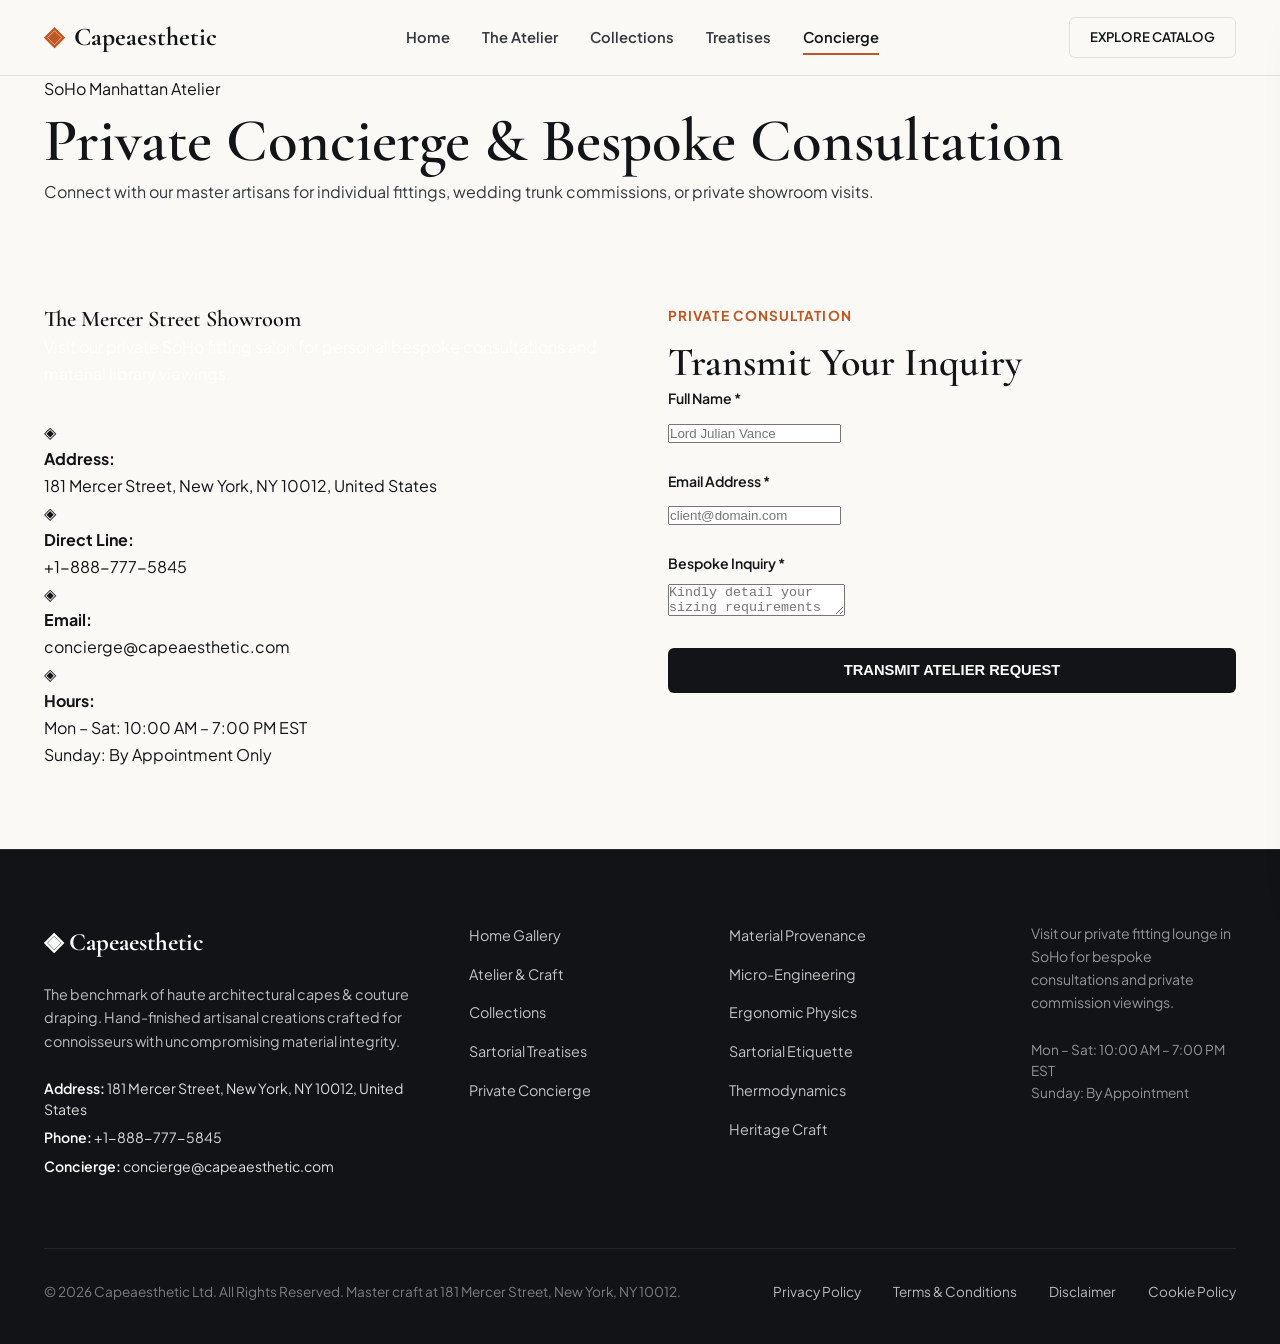
<file: contact.html>
<!DOCTYPE html>
<html lang="en">
<head>
  <meta charset="UTF-8">
  <meta name="viewport" content="width=device-width, initial-scale=1.0">
  <title>Private Concierge & Showroom Appointments — Capeaesthetic</title>
  <meta name="description" content="Contact Capeaesthetic at 181 Mercer Street, New York, NY 10012 or call +1-888-777-5845.">
  <link rel="canonical" href="https://capeaesthetic.com/contact.html">
  <link rel="preconnect" href="https://fonts.googleapis.com">
  <link rel="preconnect" href="https://fonts.gstatic.com" crossorigin>
  <link href="https://fonts.googleapis.com/css2?family=Cormorant+Garamond:ital,wght@0,400;0,600;0,700;1,400&family=Plus+Jakarta+Sans:wght@300;400;500;600;700&display=swap" rel="stylesheet">
  <link rel="stylesheet" href="/assets/css/style.css">
  <!-- Google tag (gtag.js) -->
  <script async src="https://www.googletagmanager.com/gtag/js?id=G-0LY0HY7L01"></script>
  <script>
    window.dataLayer = window.dataLayer || [];
    function gtag(){dataLayer.push(arguments);}
    gtag('js', new Date());
    gtag('config', 'G-0LY0HY7L01');
  </script>

</head>
<body>
  <!-- Mandatory Global Site Header (Exactly 1 per page) -->
  <header class="site-header">
    <div class="header-container">
      <a href="/" class="brand-logo" aria-label="Capeaesthetic Home">
        <span class="logo-mark">◈</span>
        <span class="logo-text">Capeaesthetic</span>
      </a>
      <nav class="desktop-nav" aria-label="Primary Navigation">
        <a href="/" class="nav-link">Home</a>
        <a href="/about.html" class="nav-link">The Atelier</a>
        <a href="/collection.html" class="nav-link">Collections</a>
        <a href="/blog.html" class="nav-link">Treatises</a>
        <a href="/contact.html" class="nav-link active">Concierge</a>
      </nav>
      <div class="header-actions">
        <a href="/collection.html" class="btn btn-sm btn-outline">Explore Catalog</a>
        <button id="drawer-toggle" class="mobile-toggle" aria-label="Open Navigation Menu">
          <span class="hamburger-bar"></span>
          <span class="hamburger-bar"></span>
          <span class="hamburger-bar"></span>
        </button>
      </div>
    </div>
  </header>

  <!-- Mandatory Mobile Navigation Drawer (Exactly 1 per page) -->
  <div class="mobile-drawer" id="mobile-drawer" aria-hidden="true">
    <div class="drawer-header">
      <div class="drawer-brand">Capeaesthetic</div>
      <button id="drawer-close" class="drawer-close-btn" aria-label="Close Navigation Menu">&times;</button>
    </div>
    <nav class="drawer-nav" aria-label="Mobile Navigation">
      <a href="/" class="drawer-link">Home</a>
      <a href="/about.html" class="drawer-link">The Atelier &amp; Craft</a>
      <a href="/collection.html" class="drawer-link">Curated Runway Cape & Cloak Vitrine</a>
      <a href="/blog.html" class="drawer-link">Sartorial Treatises</a>
      <a href="/contact.html" class="drawer-link active">Private Concierge</a>
    </nav>
    <div class="drawer-footer">
      <p class="drawer-contact-title">Manhattan Atelier &amp; Suite</p>
      <p class="drawer-contact-info">181 Mercer Street, New York, NY 10012, United States</p>
      <p class="drawer-contact-info">Tel: +1-888-777-5845</p>
      <p class="drawer-contact-info">Email: concierge@capeaesthetic.com</p>
    </div>
  </div>
  <div id="drawer-overlay" class="drawer-overlay"></div>
  <section class="page-hero">
    <div class="container">
      <span class="hero-badge">SoHo Manhattan Atelier</span>
      <h1>Private Concierge &amp; Bespoke Consultation</h1>
      <p class="lead">Connect with our master artisans for individual fittings, wedding trunk commissions, or private showroom visits.</p>
    </div>
  </section>
  <main class="section">
    <div class="container">
      <div class="contact-grid">
        <div class="contact-info-card">
          <h3>The Mercer Street Showroom</h3>
          <p style="color: rgba(255,255,255,0.88) !important; line-height: 1.7; margin-bottom: 2rem;">Visit our private SoHo fitting salon for personal bespoke consultations and material library viewings.</p>
          <div class="contact-detail-row"><span class="contact-icon">◈</span><div><strong>Address:</strong><br>181 Mercer Street, New York, NY 10012, United States</div></div>
          <div class="contact-detail-row"><span class="contact-icon">◈</span><div><strong>Direct Line:</strong><br>+1-888-777-5845</div></div>
          <div class="contact-detail-row"><span class="contact-icon">◈</span><div><strong>Email:</strong><br>concierge@capeaesthetic.com</div></div>
          <div class="contact-detail-row"><span class="contact-icon">◈</span><div><strong>Hours:</strong><br>Mon – Sat: 10:00 AM – 7:00 PM EST<br>Sunday: By Appointment Only</div></div>
        </div>
        <div>
          <div class="section-subtitle">Private Consultation</div>
          <h2>Transmit Your Inquiry</h2>
          <form id="concierge-form">
            <div class="form-group"><label for="client-name" class="form-label">Full Name *</label><input type="text" id="client-name" class="form-control" placeholder="Lord Julian Vance" required></div>
            <div class="form-group"><label for="client-email" class="form-label">Email Address *</label><input type="email" id="client-email" class="form-control" placeholder="client@domain.com" required></div>
            <div class="form-group"><label for="client-message" class="form-label">Bespoke Inquiry *</label><textarea id="client-message" class="form-control" placeholder="Kindly detail your sizing requirements or requested appointment date..." required></textarea></div>
            <button type="submit" class="btn btn-primary" style="width: 100%;">Transmit Atelier Request</button>
            <div id="form-feedback" class="form-feedback"></div>
          </form>
        </div>
      </div>
    </div>
  </main>
  <!-- Mandatory Global Site Footer (Minimalist 4-Column Horizontal Spread Layout) -->
  <footer class="site-footer">
    <div class="container">
      <div class="footer-grid">
        <div class="footer-col">
          <div class="footer-brand">◈ Capeaesthetic</div>
          <p class="footer-desc">
            The benchmark of haute architectural capes & couture draping. Hand-finished artisanal creations crafted for connoisseurs with uncompromising material integrity.
          </p>
          <div class="footer-contact-item"><strong>Address:</strong> 181 Mercer Street, New York, NY 10012, United States</div>
          <div class="footer-contact-item"><strong>Phone:</strong> +1-888-777-5845</div>
          <div class="footer-contact-item"><strong>Concierge:</strong> concierge@capeaesthetic.com</div>
        </div>
        <div class="footer-col">
          <ul class="footer-links">
            <li><a href="/">Home Gallery</a></li>
            <li><a href="/about.html">Atelier &amp; Craft</a></li>
            <li><a href="/collection.html">Collections</a></li>
            <li><a href="/blog.html">Sartorial Treatises</a></li>
            <li><a href="/contact.html">Private Concierge</a></li>
          </ul>
        </div>
        <div class="footer-col">
          <ul class="footer-links">
            <li><a href="/blog/material-provenance-and-fiber-crystallography.html">Material Provenance</a></li>
            <li><a href="/blog/micro-engineering-tolerances-and-finishing.html">Micro-Engineering</a></li>
            <li><a href="/blog/biomechanical-ergonomics-and-wearer-physics.html">Ergonomic Physics</a></li>
            <li><a href="/blog/sartorial-color-theory-and-formal-etiquette.html">Sartorial Etiquette</a></li>
            <li><a href="/blog/hygroscopic-microclimate-thermodynamics.html">Thermodynamics</a></li>
            <li><a href="/blog/bespoke-craftsmanship-and-heritage-methods.html">Heritage Craft</a></li>
          </ul>
        </div>
        <div class="footer-col">
          <p class="footer-salon-desc">
            Visit our private fitting lounge in SoHo for bespoke consultations and private commission viewings.
          </p>
          <p class="footer-hours">
            Mon &ndash; Sat: 10:00 AM &ndash; 7:00 PM<br>EST<br>Sunday: By Appointment
          </p>
        </div>
      </div>
      <div class="footer-bottom">
        <p>&copy; 2026 Capeaesthetic Ltd. All Rights Reserved. Master craft at 181 Mercer Street, New York, NY 10012.</p>
        <div class="footer-legal-links">
          <a href="/privacy-policy.html">Privacy Policy</a>
          <a href="/terms-and-conditions.html">Terms &amp; Conditions</a>
          <a href="/disclaimer.html">Disclaimer</a>
          <a href="/cookie-policy.html">Cookie Policy</a>
        </div>
      </div>
    </div>
  </footer>
  <script src="/assets/js/main.js"></script>
</body>
</html>
</file>
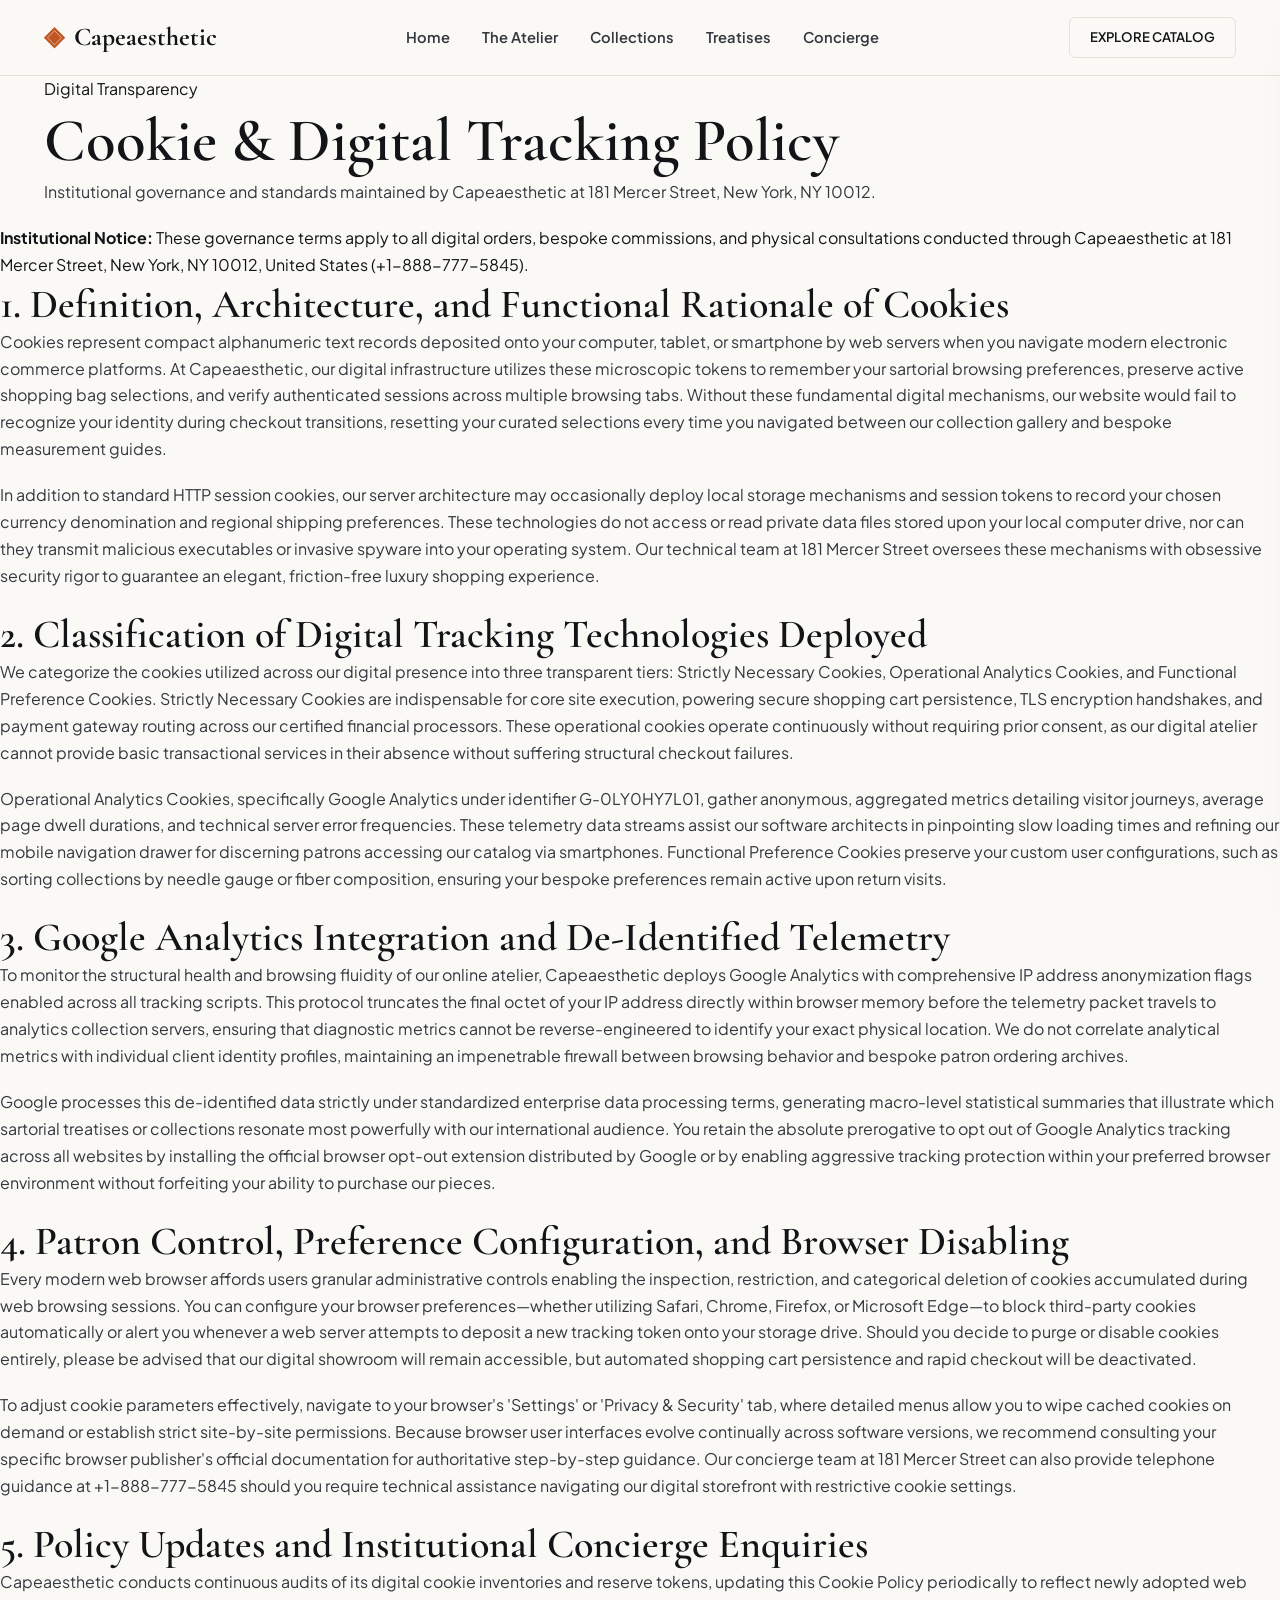
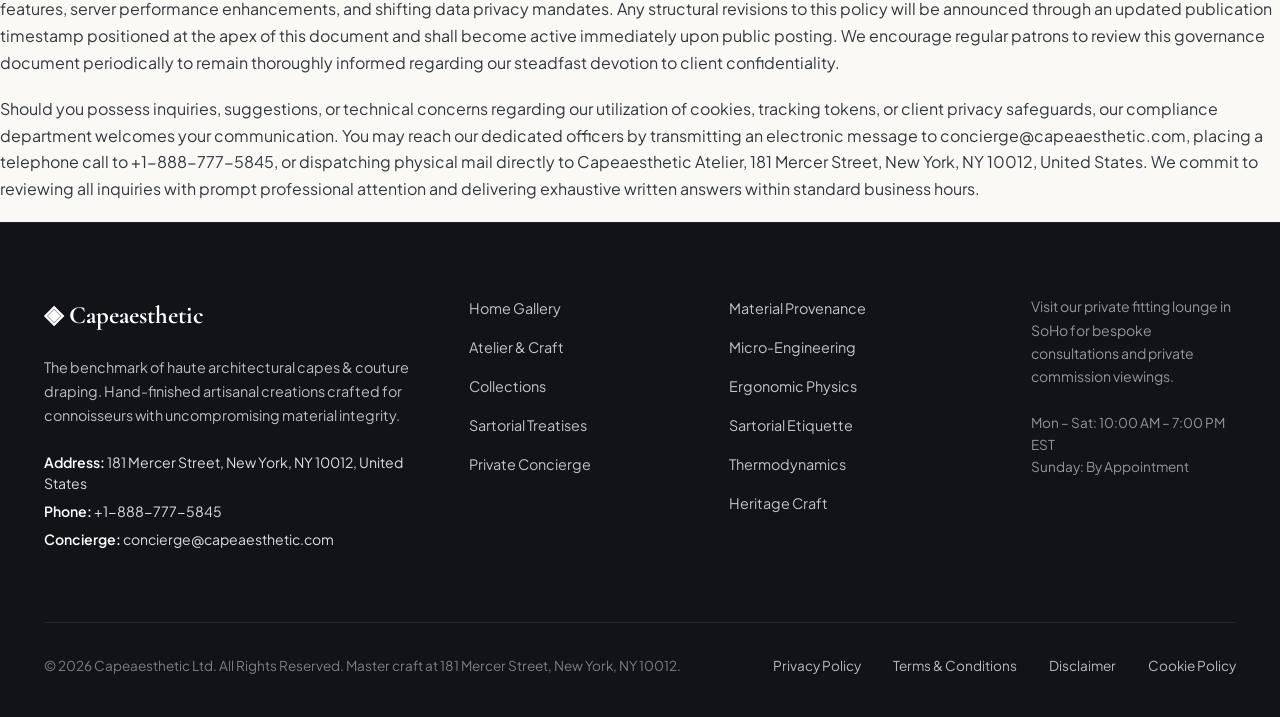
<file: cookie-policy.html>
<!DOCTYPE html>
<html lang="en">
<head>
  <meta charset="UTF-8">
  <meta name="viewport" content="width=device-width, initial-scale=1.0">
  <title>Cookie & Digital Tracking Policy — Capeaesthetic</title>
  <meta name="description" content="Official Cookie & Digital Tracking Policy for Capeaesthetic at 181 Mercer Street, New York.">
  <link rel="canonical" href="https://capeaesthetic.com/cookie-policy.html">
  <link rel="preconnect" href="https://fonts.googleapis.com">
  <link rel="preconnect" href="https://fonts.gstatic.com" crossorigin>
  <link href="https://fonts.googleapis.com/css2?family=Cormorant+Garamond:ital,wght@0,400;0,600;0,700;1,400&family=Plus+Jakarta+Sans:wght@300;400;500;600;700&display=swap" rel="stylesheet">
  <link rel="stylesheet" href="/assets/css/style.css">
  <!-- Google tag (gtag.js) -->
  <script async src="https://www.googletagmanager.com/gtag/js?id=G-0LY0HY7L01"></script>
  <script>
    window.dataLayer = window.dataLayer || [];
    function gtag(){dataLayer.push(arguments);}
    gtag('js', new Date());
    gtag('config', 'G-0LY0HY7L01');
  </script>

</head>
<body>
  <!-- Mandatory Global Site Header (Exactly 1 per page) -->
  <header class="site-header">
    <div class="header-container">
      <a href="/" class="brand-logo" aria-label="Capeaesthetic Home">
        <span class="logo-mark">◈</span>
        <span class="logo-text">Capeaesthetic</span>
      </a>
      <nav class="desktop-nav" aria-label="Primary Navigation">
        <a href="/" class="nav-link">Home</a>
        <a href="/about.html" class="nav-link">The Atelier</a>
        <a href="/collection.html" class="nav-link">Collections</a>
        <a href="/blog.html" class="nav-link">Treatises</a>
        <a href="/contact.html" class="nav-link">Concierge</a>
      </nav>
      <div class="header-actions">
        <a href="/collection.html" class="btn btn-sm btn-outline">Explore Catalog</a>
        <button id="drawer-toggle" class="mobile-toggle" aria-label="Open Navigation Menu">
          <span class="hamburger-bar"></span>
          <span class="hamburger-bar"></span>
          <span class="hamburger-bar"></span>
        </button>
      </div>
    </div>
  </header>

  <!-- Mandatory Mobile Navigation Drawer (Exactly 1 per page) -->
  <div class="mobile-drawer" id="mobile-drawer" aria-hidden="true">
    <div class="drawer-header">
      <div class="drawer-brand">Capeaesthetic</div>
      <button id="drawer-close" class="drawer-close-btn" aria-label="Close Navigation Menu">&times;</button>
    </div>
    <nav class="drawer-nav" aria-label="Mobile Navigation">
      <a href="/" class="drawer-link">Home</a>
      <a href="/about.html" class="drawer-link">The Atelier &amp; Craft</a>
      <a href="/collection.html" class="drawer-link">Curated Runway Cape & Cloak Vitrine</a>
      <a href="/blog.html" class="drawer-link">Sartorial Treatises</a>
      <a href="/contact.html" class="drawer-link">Private Concierge</a>
    </nav>
    <div class="drawer-footer">
      <p class="drawer-contact-title">Manhattan Atelier &amp; Suite</p>
      <p class="drawer-contact-info">181 Mercer Street, New York, NY 10012, United States</p>
      <p class="drawer-contact-info">Tel: +1-888-777-5845</p>
      <p class="drawer-contact-info">Email: concierge@capeaesthetic.com</p>
    </div>
  </div>
  <div id="drawer-overlay" class="drawer-overlay"></div>
  <section class="page-hero">
    <div class="container">
      <span class="hero-badge">Digital Transparency</span>
      <h1>Cookie & Digital Tracking Policy</h1>
      <p class="lead">Institutional governance and standards maintained by Capeaesthetic at 181 Mercer Street, New York, NY 10012.</p>
    </div>
  </section>
  <main class="policy-page-wrapper">
    <div class="policy-box">
      <strong>Institutional Notice:</strong> These governance terms apply to all digital orders, bespoke commissions, and physical consultations conducted through Capeaesthetic at 181 Mercer Street, New York, NY 10012, United States (+1-888-777-5845).
    </div>    <article class="policy-block">
      <h2>1. Definition, Architecture, and Functional Rationale of Cookies</h2>      <p class="policy-p">Cookies represent compact alphanumeric text records deposited onto your computer, tablet, or smartphone by web servers when you navigate modern electronic commerce platforms. At Capeaesthetic, our digital infrastructure utilizes these microscopic tokens to remember your sartorial browsing preferences, preserve active shopping bag selections, and verify authenticated sessions across multiple browsing tabs. Without these fundamental digital mechanisms, our website would fail to recognize your identity during checkout transitions, resetting your curated selections every time you navigated between our collection gallery and bespoke measurement guides.</p>      <p class="policy-p">In addition to standard HTTP session cookies, our server architecture may occasionally deploy local storage mechanisms and session tokens to record your chosen currency denomination and regional shipping preferences. These technologies do not access or read private data files stored upon your local computer drive, nor can they transmit malicious executables or invasive spyware into your operating system. Our technical team at 181 Mercer Street oversees these mechanisms with obsessive security rigor to guarantee an elegant, friction-free luxury shopping experience.</p>    </article>    <article class="policy-block">
      <h2>2. Classification of Digital Tracking Technologies Deployed</h2>      <p class="policy-p">We categorize the cookies utilized across our digital presence into three transparent tiers: Strictly Necessary Cookies, Operational Analytics Cookies, and Functional Preference Cookies. Strictly Necessary Cookies are indispensable for core site execution, powering secure shopping cart persistence, TLS encryption handshakes, and payment gateway routing across our certified financial processors. These operational cookies operate continuously without requiring prior consent, as our digital atelier cannot provide basic transactional services in their absence without suffering structural checkout failures.</p>      <p class="policy-p">Operational Analytics Cookies, specifically Google Analytics under identifier G-0LY0HY7L01, gather anonymous, aggregated metrics detailing visitor journeys, average page dwell durations, and technical server error frequencies. These telemetry data streams assist our software architects in pinpointing slow loading times and refining our mobile navigation drawer for discerning patrons accessing our catalog via smartphones. Functional Preference Cookies preserve your custom user configurations, such as sorting collections by needle gauge or fiber composition, ensuring your bespoke preferences remain active upon return visits.</p>    </article>    <article class="policy-block">
      <h2>3. Google Analytics Integration and De-Identified Telemetry</h2>      <p class="policy-p">To monitor the structural health and browsing fluidity of our online atelier, Capeaesthetic deploys Google Analytics with comprehensive IP address anonymization flags enabled across all tracking scripts. This protocol truncates the final octet of your IP address directly within browser memory before the telemetry packet travels to analytics collection servers, ensuring that diagnostic metrics cannot be reverse-engineered to identify your exact physical location. We do not correlate analytical metrics with individual client identity profiles, maintaining an impenetrable firewall between browsing behavior and bespoke patron ordering archives.</p>      <p class="policy-p">Google processes this de-identified data strictly under standardized enterprise data processing terms, generating macro-level statistical summaries that illustrate which sartorial treatises or collections resonate most powerfully with our international audience. You retain the absolute prerogative to opt out of Google Analytics tracking across all websites by installing the official browser opt-out extension distributed by Google or by enabling aggressive tracking protection within your preferred browser environment without forfeiting your ability to purchase our pieces.</p>    </article>    <article class="policy-block">
      <h2>4. Patron Control, Preference Configuration, and Browser Disabling</h2>      <p class="policy-p">Every modern web browser affords users granular administrative controls enabling the inspection, restriction, and categorical deletion of cookies accumulated during web browsing sessions. You can configure your browser preferences—whether utilizing Safari, Chrome, Firefox, or Microsoft Edge—to block third-party cookies automatically or alert you whenever a web server attempts to deposit a new tracking token onto your storage drive. Should you decide to purge or disable cookies entirely, please be advised that our digital showroom will remain accessible, but automated shopping cart persistence and rapid checkout will be deactivated.</p>      <p class="policy-p">To adjust cookie parameters effectively, navigate to your browser's 'Settings' or 'Privacy & Security' tab, where detailed menus allow you to wipe cached cookies on demand or establish strict site-by-site permissions. Because browser user interfaces evolve continually across software versions, we recommend consulting your specific browser publisher's official documentation for authoritative step-by-step guidance. Our concierge team at 181 Mercer Street can also provide telephone guidance at +1-888-777-5845 should you require technical assistance navigating our digital storefront with restrictive cookie settings.</p>    </article>    <article class="policy-block">
      <h2>5. Policy Updates and Institutional Concierge Enquiries</h2>      <p class="policy-p">Capeaesthetic conducts continuous audits of its digital cookie inventories and reserve tokens, updating this Cookie Policy periodically to reflect newly adopted web features, server performance enhancements, and shifting data privacy mandates. Any structural revisions to this policy will be announced through an updated publication timestamp positioned at the apex of this document and shall become active immediately upon public posting. We encourage regular patrons to review this governance document periodically to remain thoroughly informed regarding our steadfast devotion to client confidentiality.</p>      <p class="policy-p">Should you possess inquiries, suggestions, or technical concerns regarding our utilization of cookies, tracking tokens, or client privacy safeguards, our compliance department welcomes your communication. You may reach our dedicated officers by transmitting an electronic message to concierge@capeaesthetic.com, placing a telephone call to +1-888-777-5845, or dispatching physical mail directly to Capeaesthetic Atelier, 181 Mercer Street, New York, NY 10012, United States. We commit to reviewing all inquiries with prompt professional attention and delivering exhaustive written answers within standard business hours.</p>    </article>  </main>
  <!-- Mandatory Global Site Footer (Minimalist 4-Column Horizontal Spread Layout) -->
  <footer class="site-footer">
    <div class="container">
      <div class="footer-grid">
        <div class="footer-col">
          <div class="footer-brand">◈ Capeaesthetic</div>
          <p class="footer-desc">
            The benchmark of haute architectural capes & couture draping. Hand-finished artisanal creations crafted for connoisseurs with uncompromising material integrity.
          </p>
          <div class="footer-contact-item"><strong>Address:</strong> 181 Mercer Street, New York, NY 10012, United States</div>
          <div class="footer-contact-item"><strong>Phone:</strong> +1-888-777-5845</div>
          <div class="footer-contact-item"><strong>Concierge:</strong> concierge@capeaesthetic.com</div>
        </div>
        <div class="footer-col">
          <ul class="footer-links">
            <li><a href="/">Home Gallery</a></li>
            <li><a href="/about.html">Atelier &amp; Craft</a></li>
            <li><a href="/collection.html">Collections</a></li>
            <li><a href="/blog.html">Sartorial Treatises</a></li>
            <li><a href="/contact.html">Private Concierge</a></li>
          </ul>
        </div>
        <div class="footer-col">
          <ul class="footer-links">
            <li><a href="/blog/material-provenance-and-fiber-crystallography.html">Material Provenance</a></li>
            <li><a href="/blog/micro-engineering-tolerances-and-finishing.html">Micro-Engineering</a></li>
            <li><a href="/blog/biomechanical-ergonomics-and-wearer-physics.html">Ergonomic Physics</a></li>
            <li><a href="/blog/sartorial-color-theory-and-formal-etiquette.html">Sartorial Etiquette</a></li>
            <li><a href="/blog/hygroscopic-microclimate-thermodynamics.html">Thermodynamics</a></li>
            <li><a href="/blog/bespoke-craftsmanship-and-heritage-methods.html">Heritage Craft</a></li>
          </ul>
        </div>
        <div class="footer-col">
          <p class="footer-salon-desc">
            Visit our private fitting lounge in SoHo for bespoke consultations and private commission viewings.
          </p>
          <p class="footer-hours">
            Mon &ndash; Sat: 10:00 AM &ndash; 7:00 PM<br>EST<br>Sunday: By Appointment
          </p>
        </div>
      </div>
      <div class="footer-bottom">
        <p>&copy; 2026 Capeaesthetic Ltd. All Rights Reserved. Master craft at 181 Mercer Street, New York, NY 10012.</p>
        <div class="footer-legal-links">
          <a href="/privacy-policy.html">Privacy Policy</a>
          <a href="/terms-and-conditions.html">Terms &amp; Conditions</a>
          <a href="/disclaimer.html">Disclaimer</a>
          <a href="/cookie-policy.html">Cookie Policy</a>
        </div>
      </div>
    </div>
  </footer>
  <script src="/assets/js/main.js"></script>
</body>
</html>
</file>
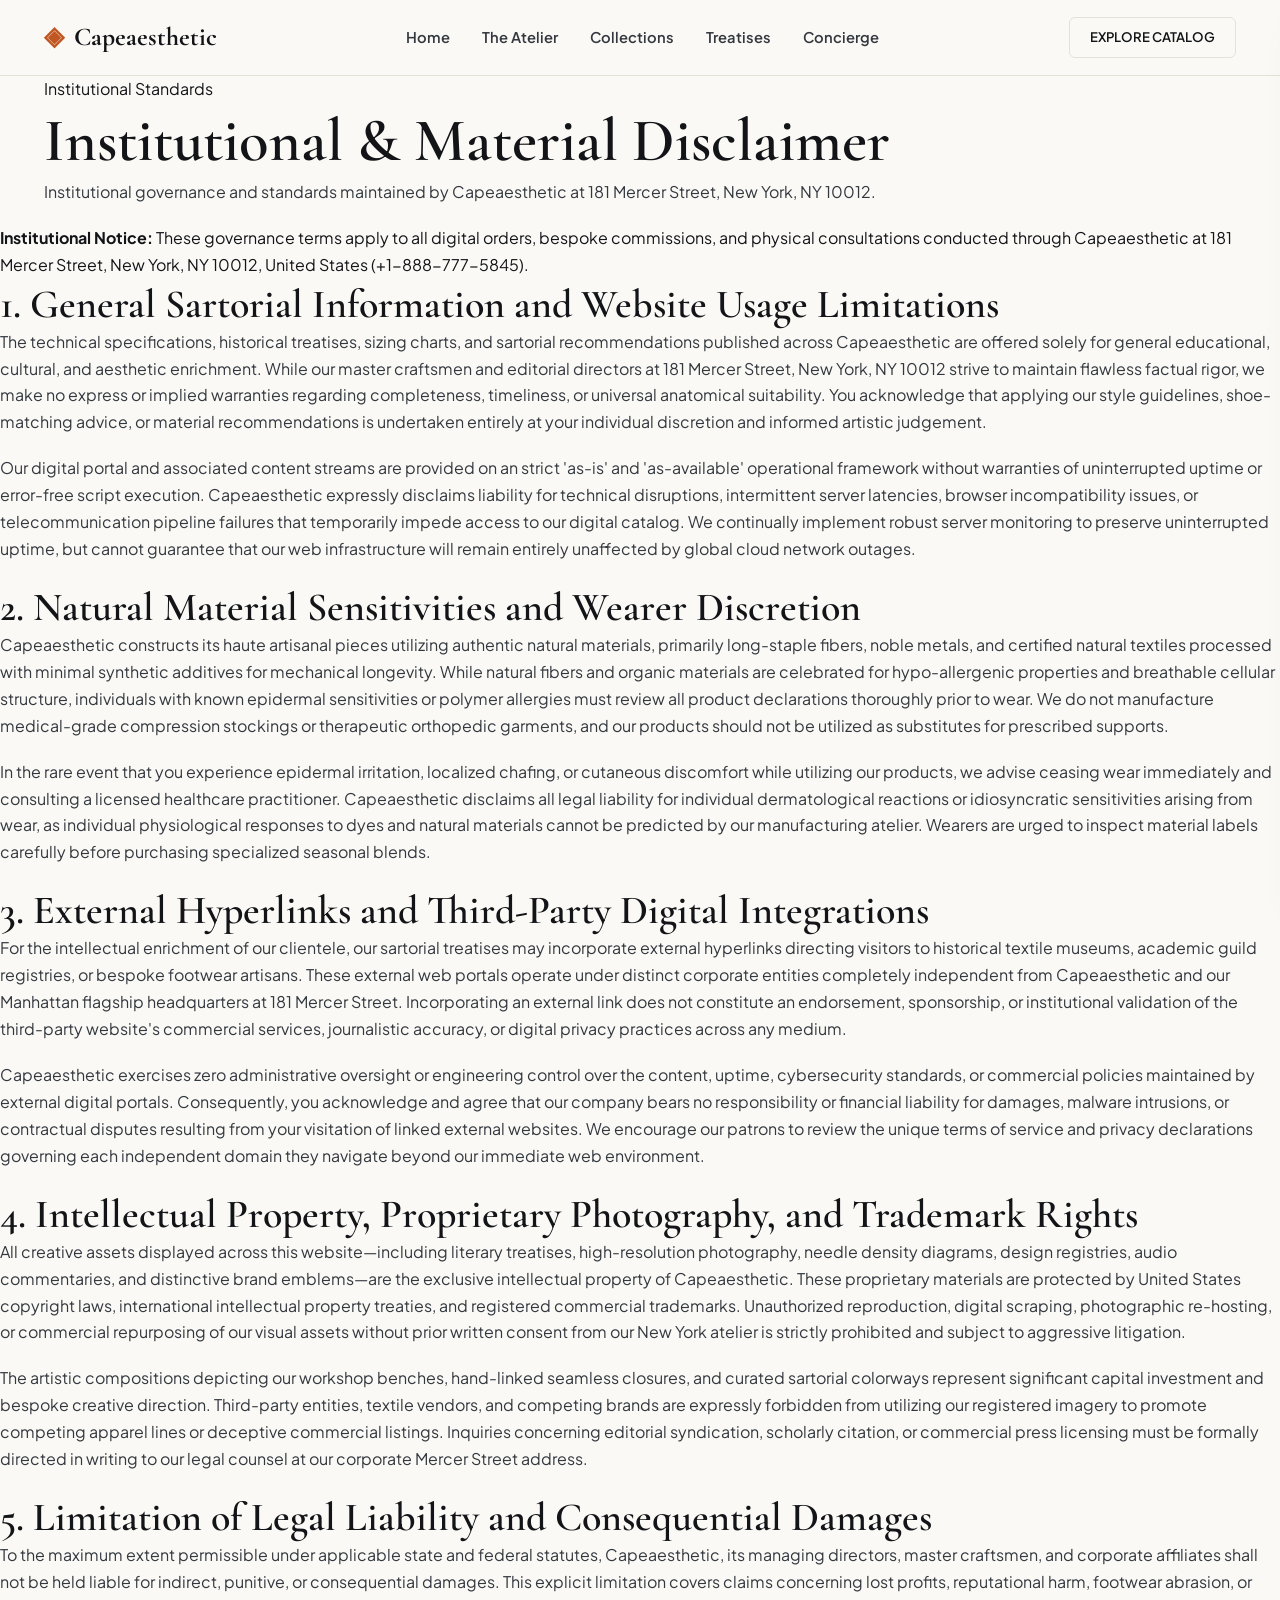
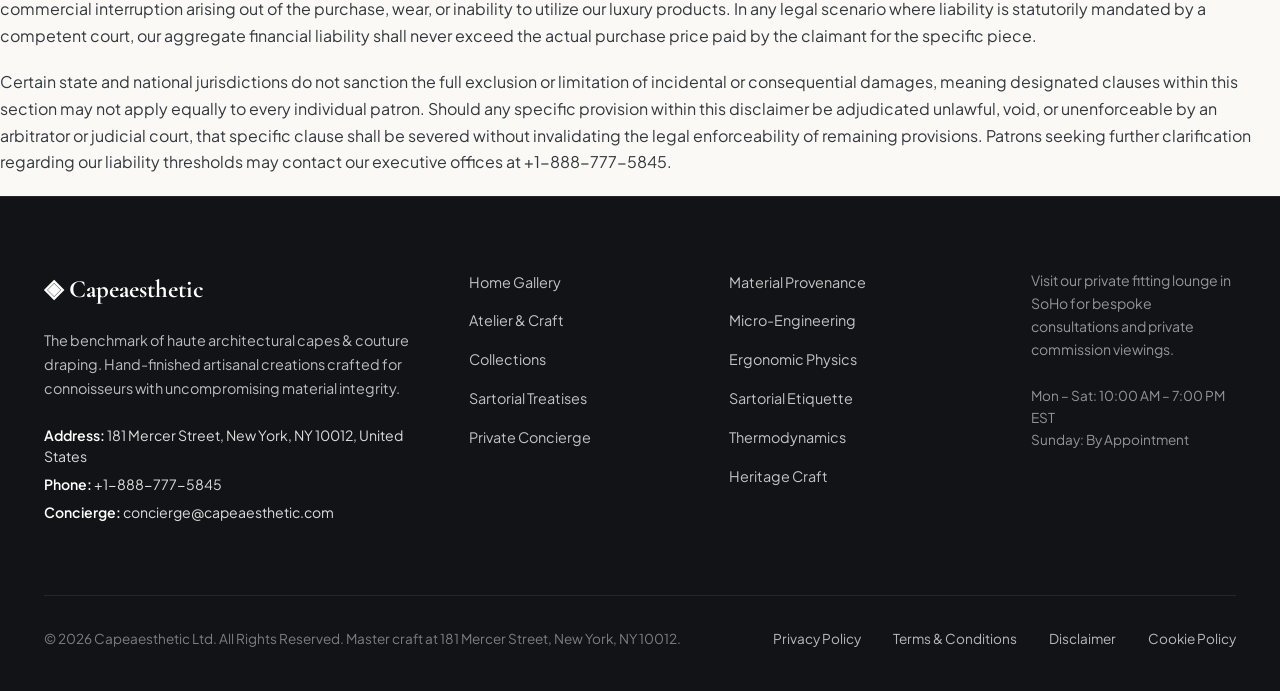
<file: disclaimer.html>
<!DOCTYPE html>
<html lang="en">
<head>
  <meta charset="UTF-8">
  <meta name="viewport" content="width=device-width, initial-scale=1.0">
  <title>Institutional & Material Disclaimer — Capeaesthetic</title>
  <meta name="description" content="Official Institutional & Material Disclaimer for Capeaesthetic at 181 Mercer Street, New York.">
  <link rel="canonical" href="https://capeaesthetic.com/disclaimer.html">
  <link rel="preconnect" href="https://fonts.googleapis.com">
  <link rel="preconnect" href="https://fonts.gstatic.com" crossorigin>
  <link href="https://fonts.googleapis.com/css2?family=Cormorant+Garamond:ital,wght@0,400;0,600;0,700;1,400&family=Plus+Jakarta+Sans:wght@300;400;500;600;700&display=swap" rel="stylesheet">
  <link rel="stylesheet" href="/assets/css/style.css">
  <!-- Google tag (gtag.js) -->
  <script async src="https://www.googletagmanager.com/gtag/js?id=G-0LY0HY7L01"></script>
  <script>
    window.dataLayer = window.dataLayer || [];
    function gtag(){dataLayer.push(arguments);}
    gtag('js', new Date());
    gtag('config', 'G-0LY0HY7L01');
  </script>

</head>
<body>
  <!-- Mandatory Global Site Header (Exactly 1 per page) -->
  <header class="site-header">
    <div class="header-container">
      <a href="/" class="brand-logo" aria-label="Capeaesthetic Home">
        <span class="logo-mark">◈</span>
        <span class="logo-text">Capeaesthetic</span>
      </a>
      <nav class="desktop-nav" aria-label="Primary Navigation">
        <a href="/" class="nav-link">Home</a>
        <a href="/about.html" class="nav-link">The Atelier</a>
        <a href="/collection.html" class="nav-link">Collections</a>
        <a href="/blog.html" class="nav-link">Treatises</a>
        <a href="/contact.html" class="nav-link">Concierge</a>
      </nav>
      <div class="header-actions">
        <a href="/collection.html" class="btn btn-sm btn-outline">Explore Catalog</a>
        <button id="drawer-toggle" class="mobile-toggle" aria-label="Open Navigation Menu">
          <span class="hamburger-bar"></span>
          <span class="hamburger-bar"></span>
          <span class="hamburger-bar"></span>
        </button>
      </div>
    </div>
  </header>

  <!-- Mandatory Mobile Navigation Drawer (Exactly 1 per page) -->
  <div class="mobile-drawer" id="mobile-drawer" aria-hidden="true">
    <div class="drawer-header">
      <div class="drawer-brand">Capeaesthetic</div>
      <button id="drawer-close" class="drawer-close-btn" aria-label="Close Navigation Menu">&times;</button>
    </div>
    <nav class="drawer-nav" aria-label="Mobile Navigation">
      <a href="/" class="drawer-link">Home</a>
      <a href="/about.html" class="drawer-link">The Atelier &amp; Craft</a>
      <a href="/collection.html" class="drawer-link">Curated Runway Cape & Cloak Vitrine</a>
      <a href="/blog.html" class="drawer-link">Sartorial Treatises</a>
      <a href="/contact.html" class="drawer-link">Private Concierge</a>
    </nav>
    <div class="drawer-footer">
      <p class="drawer-contact-title">Manhattan Atelier &amp; Suite</p>
      <p class="drawer-contact-info">181 Mercer Street, New York, NY 10012, United States</p>
      <p class="drawer-contact-info">Tel: +1-888-777-5845</p>
      <p class="drawer-contact-info">Email: concierge@capeaesthetic.com</p>
    </div>
  </div>
  <div id="drawer-overlay" class="drawer-overlay"></div>
  <section class="page-hero">
    <div class="container">
      <span class="hero-badge">Institutional Standards</span>
      <h1>Institutional & Material Disclaimer</h1>
      <p class="lead">Institutional governance and standards maintained by Capeaesthetic at 181 Mercer Street, New York, NY 10012.</p>
    </div>
  </section>
  <main class="policy-page-wrapper">
    <div class="policy-box">
      <strong>Institutional Notice:</strong> These governance terms apply to all digital orders, bespoke commissions, and physical consultations conducted through Capeaesthetic at 181 Mercer Street, New York, NY 10012, United States (+1-888-777-5845).
    </div>    <article class="policy-block">
      <h2>1. General Sartorial Information and Website Usage Limitations</h2>      <p class="policy-p">The technical specifications, historical treatises, sizing charts, and sartorial recommendations published across Capeaesthetic are offered solely for general educational, cultural, and aesthetic enrichment. While our master craftsmen and editorial directors at 181 Mercer Street, New York, NY 10012 strive to maintain flawless factual rigor, we make no express or implied warranties regarding completeness, timeliness, or universal anatomical suitability. You acknowledge that applying our style guidelines, shoe-matching advice, or material recommendations is undertaken entirely at your individual discretion and informed artistic judgement.</p>      <p class="policy-p">Our digital portal and associated content streams are provided on an strict 'as-is' and 'as-available' operational framework without warranties of uninterrupted uptime or error-free script execution. Capeaesthetic expressly disclaims liability for technical disruptions, intermittent server latencies, browser incompatibility issues, or telecommunication pipeline failures that temporarily impede access to our digital catalog. We continually implement robust server monitoring to preserve uninterrupted uptime, but cannot guarantee that our web infrastructure will remain entirely unaffected by global cloud network outages.</p>    </article>    <article class="policy-block">
      <h2>2. Natural Material Sensitivities and Wearer Discretion</h2>      <p class="policy-p">Capeaesthetic constructs its haute artisanal pieces utilizing authentic natural materials, primarily long-staple fibers, noble metals, and certified natural textiles processed with minimal synthetic additives for mechanical longevity. While natural fibers and organic materials are celebrated for hypo-allergenic properties and breathable cellular structure, individuals with known epidermal sensitivities or polymer allergies must review all product declarations thoroughly prior to wear. We do not manufacture medical-grade compression stockings or therapeutic orthopedic garments, and our products should not be utilized as substitutes for prescribed supports.</p>      <p class="policy-p">In the rare event that you experience epidermal irritation, localized chafing, or cutaneous discomfort while utilizing our products, we advise ceasing wear immediately and consulting a licensed healthcare practitioner. Capeaesthetic disclaims all legal liability for individual dermatological reactions or idiosyncratic sensitivities arising from wear, as individual physiological responses to dyes and natural materials cannot be predicted by our manufacturing atelier. Wearers are urged to inspect material labels carefully before purchasing specialized seasonal blends.</p>    </article>    <article class="policy-block">
      <h2>3. External Hyperlinks and Third-Party Digital Integrations</h2>      <p class="policy-p">For the intellectual enrichment of our clientele, our sartorial treatises may incorporate external hyperlinks directing visitors to historical textile museums, academic guild registries, or bespoke footwear artisans. These external web portals operate under distinct corporate entities completely independent from Capeaesthetic and our Manhattan flagship headquarters at 181 Mercer Street. Incorporating an external link does not constitute an endorsement, sponsorship, or institutional validation of the third-party website's commercial services, journalistic accuracy, or digital privacy practices across any medium.</p>      <p class="policy-p">Capeaesthetic exercises zero administrative oversight or engineering control over the content, uptime, cybersecurity standards, or commercial policies maintained by external digital portals. Consequently, you acknowledge and agree that our company bears no responsibility or financial liability for damages, malware intrusions, or contractual disputes resulting from your visitation of linked external websites. We encourage our patrons to review the unique terms of service and privacy declarations governing each independent domain they navigate beyond our immediate web environment.</p>    </article>    <article class="policy-block">
      <h2>4. Intellectual Property, Proprietary Photography, and Trademark Rights</h2>      <p class="policy-p">All creative assets displayed across this website—including literary treatises, high-resolution photography, needle density diagrams, design registries, audio commentaries, and distinctive brand emblems—are the exclusive intellectual property of Capeaesthetic. These proprietary materials are protected by United States copyright laws, international intellectual property treaties, and registered commercial trademarks. Unauthorized reproduction, digital scraping, photographic re-hosting, or commercial repurposing of our visual assets without prior written consent from our New York atelier is strictly prohibited and subject to aggressive litigation.</p>      <p class="policy-p">The artistic compositions depicting our workshop benches, hand-linked seamless closures, and curated sartorial colorways represent significant capital investment and bespoke creative direction. Third-party entities, textile vendors, and competing brands are expressly forbidden from utilizing our registered imagery to promote competing apparel lines or deceptive commercial listings. Inquiries concerning editorial syndication, scholarly citation, or commercial press licensing must be formally directed in writing to our legal counsel at our corporate Mercer Street address.</p>    </article>    <article class="policy-block">
      <h2>5. Limitation of Legal Liability and Consequential Damages</h2>      <p class="policy-p">To the maximum extent permissible under applicable state and federal statutes, Capeaesthetic, its managing directors, master craftsmen, and corporate affiliates shall not be held liable for indirect, punitive, or consequential damages. This explicit limitation covers claims concerning lost profits, reputational harm, footwear abrasion, or commercial interruption arising out of the purchase, wear, or inability to utilize our luxury products. In any legal scenario where liability is statutorily mandated by a competent court, our aggregate financial liability shall never exceed the actual purchase price paid by the claimant for the specific piece.</p>      <p class="policy-p">Certain state and national jurisdictions do not sanction the full exclusion or limitation of incidental or consequential damages, meaning designated clauses within this section may not apply equally to every individual patron. Should any specific provision within this disclaimer be adjudicated unlawful, void, or unenforceable by an arbitrator or judicial court, that specific clause shall be severed without invalidating the legal enforceability of remaining provisions. Patrons seeking further clarification regarding our liability thresholds may contact our executive offices at +1-888-777-5845.</p>    </article>  </main>
  <!-- Mandatory Global Site Footer (Minimalist 4-Column Horizontal Spread Layout) -->
  <footer class="site-footer">
    <div class="container">
      <div class="footer-grid">
        <div class="footer-col">
          <div class="footer-brand">◈ Capeaesthetic</div>
          <p class="footer-desc">
            The benchmark of haute architectural capes & couture draping. Hand-finished artisanal creations crafted for connoisseurs with uncompromising material integrity.
          </p>
          <div class="footer-contact-item"><strong>Address:</strong> 181 Mercer Street, New York, NY 10012, United States</div>
          <div class="footer-contact-item"><strong>Phone:</strong> +1-888-777-5845</div>
          <div class="footer-contact-item"><strong>Concierge:</strong> concierge@capeaesthetic.com</div>
        </div>
        <div class="footer-col">
          <ul class="footer-links">
            <li><a href="/">Home Gallery</a></li>
            <li><a href="/about.html">Atelier &amp; Craft</a></li>
            <li><a href="/collection.html">Collections</a></li>
            <li><a href="/blog.html">Sartorial Treatises</a></li>
            <li><a href="/contact.html">Private Concierge</a></li>
          </ul>
        </div>
        <div class="footer-col">
          <ul class="footer-links">
            <li><a href="/blog/material-provenance-and-fiber-crystallography.html">Material Provenance</a></li>
            <li><a href="/blog/micro-engineering-tolerances-and-finishing.html">Micro-Engineering</a></li>
            <li><a href="/blog/biomechanical-ergonomics-and-wearer-physics.html">Ergonomic Physics</a></li>
            <li><a href="/blog/sartorial-color-theory-and-formal-etiquette.html">Sartorial Etiquette</a></li>
            <li><a href="/blog/hygroscopic-microclimate-thermodynamics.html">Thermodynamics</a></li>
            <li><a href="/blog/bespoke-craftsmanship-and-heritage-methods.html">Heritage Craft</a></li>
          </ul>
        </div>
        <div class="footer-col">
          <p class="footer-salon-desc">
            Visit our private fitting lounge in SoHo for bespoke consultations and private commission viewings.
          </p>
          <p class="footer-hours">
            Mon &ndash; Sat: 10:00 AM &ndash; 7:00 PM<br>EST<br>Sunday: By Appointment
          </p>
        </div>
      </div>
      <div class="footer-bottom">
        <p>&copy; 2026 Capeaesthetic Ltd. All Rights Reserved. Master craft at 181 Mercer Street, New York, NY 10012.</p>
        <div class="footer-legal-links">
          <a href="/privacy-policy.html">Privacy Policy</a>
          <a href="/terms-and-conditions.html">Terms &amp; Conditions</a>
          <a href="/disclaimer.html">Disclaimer</a>
          <a href="/cookie-policy.html">Cookie Policy</a>
        </div>
      </div>
    </div>
  </footer>
  <script src="/assets/js/main.js"></script>
</body>
</html>
</file>
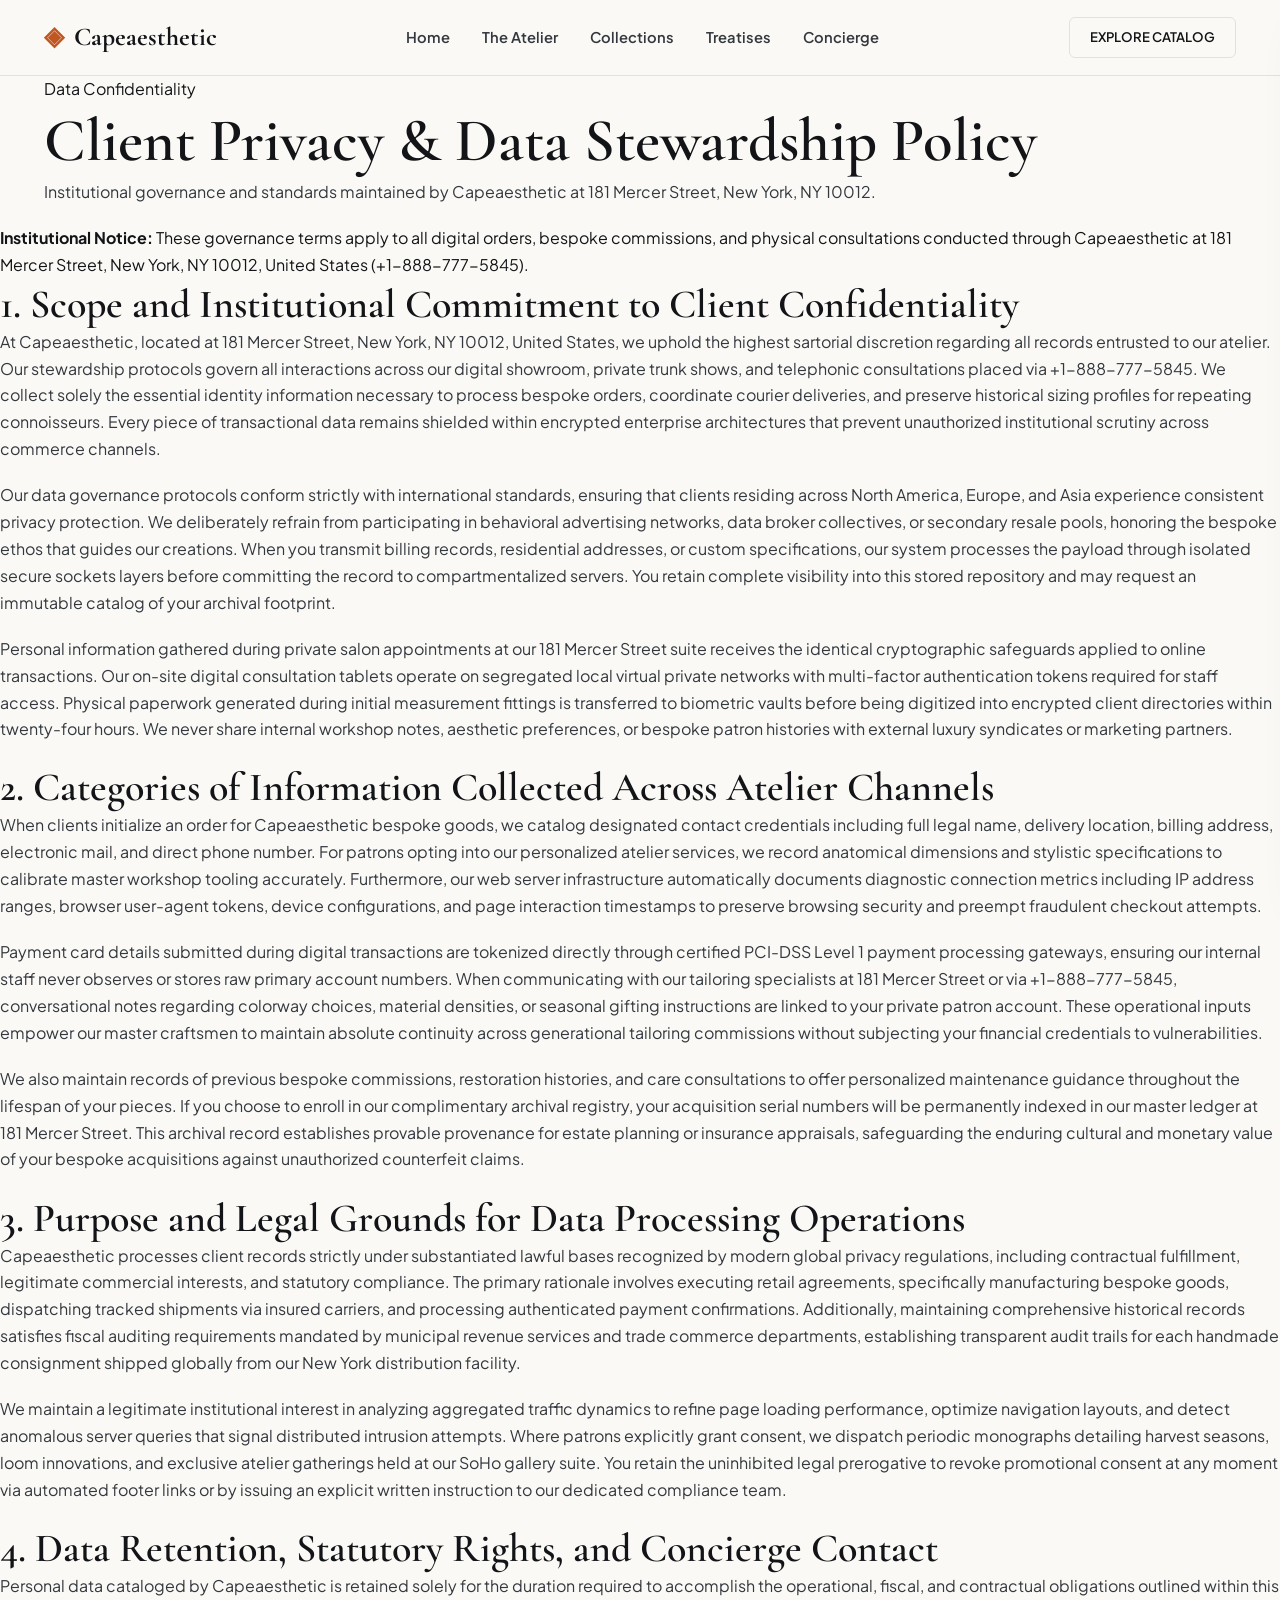
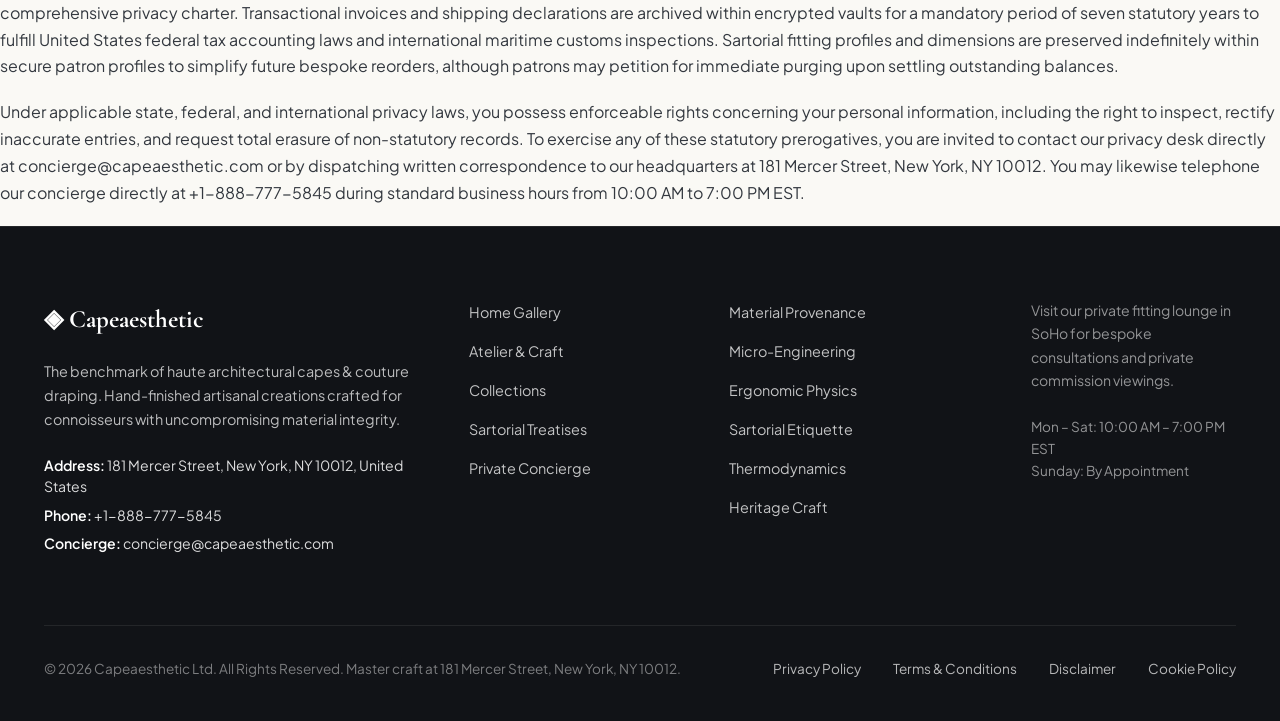
<file: privacy-policy.html>
<!DOCTYPE html>
<html lang="en">
<head>
  <meta charset="UTF-8">
  <meta name="viewport" content="width=device-width, initial-scale=1.0">
  <title>Client Privacy & Data Stewardship Policy — Capeaesthetic</title>
  <meta name="description" content="Official Client Privacy & Data Stewardship Policy for Capeaesthetic at 181 Mercer Street, New York.">
  <link rel="canonical" href="https://capeaesthetic.com/privacy-policy.html">
  <link rel="preconnect" href="https://fonts.googleapis.com">
  <link rel="preconnect" href="https://fonts.gstatic.com" crossorigin>
  <link href="https://fonts.googleapis.com/css2?family=Cormorant+Garamond:ital,wght@0,400;0,600;0,700;1,400&family=Plus+Jakarta+Sans:wght@300;400;500;600;700&display=swap" rel="stylesheet">
  <link rel="stylesheet" href="/assets/css/style.css">
  <!-- Google tag (gtag.js) -->
  <script async src="https://www.googletagmanager.com/gtag/js?id=G-0LY0HY7L01"></script>
  <script>
    window.dataLayer = window.dataLayer || [];
    function gtag(){dataLayer.push(arguments);}
    gtag('js', new Date());
    gtag('config', 'G-0LY0HY7L01');
  </script>

</head>
<body>
  <!-- Mandatory Global Site Header (Exactly 1 per page) -->
  <header class="site-header">
    <div class="header-container">
      <a href="/" class="brand-logo" aria-label="Capeaesthetic Home">
        <span class="logo-mark">◈</span>
        <span class="logo-text">Capeaesthetic</span>
      </a>
      <nav class="desktop-nav" aria-label="Primary Navigation">
        <a href="/" class="nav-link">Home</a>
        <a href="/about.html" class="nav-link">The Atelier</a>
        <a href="/collection.html" class="nav-link">Collections</a>
        <a href="/blog.html" class="nav-link">Treatises</a>
        <a href="/contact.html" class="nav-link">Concierge</a>
      </nav>
      <div class="header-actions">
        <a href="/collection.html" class="btn btn-sm btn-outline">Explore Catalog</a>
        <button id="drawer-toggle" class="mobile-toggle" aria-label="Open Navigation Menu">
          <span class="hamburger-bar"></span>
          <span class="hamburger-bar"></span>
          <span class="hamburger-bar"></span>
        </button>
      </div>
    </div>
  </header>

  <!-- Mandatory Mobile Navigation Drawer (Exactly 1 per page) -->
  <div class="mobile-drawer" id="mobile-drawer" aria-hidden="true">
    <div class="drawer-header">
      <div class="drawer-brand">Capeaesthetic</div>
      <button id="drawer-close" class="drawer-close-btn" aria-label="Close Navigation Menu">&times;</button>
    </div>
    <nav class="drawer-nav" aria-label="Mobile Navigation">
      <a href="/" class="drawer-link">Home</a>
      <a href="/about.html" class="drawer-link">The Atelier &amp; Craft</a>
      <a href="/collection.html" class="drawer-link">Curated Runway Cape & Cloak Vitrine</a>
      <a href="/blog.html" class="drawer-link">Sartorial Treatises</a>
      <a href="/contact.html" class="drawer-link">Private Concierge</a>
    </nav>
    <div class="drawer-footer">
      <p class="drawer-contact-title">Manhattan Atelier &amp; Suite</p>
      <p class="drawer-contact-info">181 Mercer Street, New York, NY 10012, United States</p>
      <p class="drawer-contact-info">Tel: +1-888-777-5845</p>
      <p class="drawer-contact-info">Email: concierge@capeaesthetic.com</p>
    </div>
  </div>
  <div id="drawer-overlay" class="drawer-overlay"></div>
  <section class="page-hero">
    <div class="container">
      <span class="hero-badge">Data Confidentiality</span>
      <h1>Client Privacy & Data Stewardship Policy</h1>
      <p class="lead">Institutional governance and standards maintained by Capeaesthetic at 181 Mercer Street, New York, NY 10012.</p>
    </div>
  </section>
  <main class="policy-page-wrapper">
    <div class="policy-box">
      <strong>Institutional Notice:</strong> These governance terms apply to all digital orders, bespoke commissions, and physical consultations conducted through Capeaesthetic at 181 Mercer Street, New York, NY 10012, United States (+1-888-777-5845).
    </div>    <article class="policy-block">
      <h2>1. Scope and Institutional Commitment to Client Confidentiality</h2>      <p class="policy-p">At Capeaesthetic, located at 181 Mercer Street, New York, NY 10012, United States, we uphold the highest sartorial discretion regarding all records entrusted to our atelier. Our stewardship protocols govern all interactions across our digital showroom, private trunk shows, and telephonic consultations placed via +1-888-777-5845. We collect solely the essential identity information necessary to process bespoke orders, coordinate courier deliveries, and preserve historical sizing profiles for repeating connoisseurs. Every piece of transactional data remains shielded within encrypted enterprise architectures that prevent unauthorized institutional scrutiny across commerce channels.</p>      <p class="policy-p">Our data governance protocols conform strictly with international standards, ensuring that clients residing across North America, Europe, and Asia experience consistent privacy protection. We deliberately refrain from participating in behavioral advertising networks, data broker collectives, or secondary resale pools, honoring the bespoke ethos that guides our creations. When you transmit billing records, residential addresses, or custom specifications, our system processes the payload through isolated secure sockets layers before committing the record to compartmentalized servers. You retain complete visibility into this stored repository and may request an immutable catalog of your archival footprint.</p>      <p class="policy-p">Personal information gathered during private salon appointments at our 181 Mercer Street suite receives the identical cryptographic safeguards applied to online transactions. Our on-site digital consultation tablets operate on segregated local virtual private networks with multi-factor authentication tokens required for staff access. Physical paperwork generated during initial measurement fittings is transferred to biometric vaults before being digitized into encrypted client directories within twenty-four hours. We never share internal workshop notes, aesthetic preferences, or bespoke patron histories with external luxury syndicates or marketing partners.</p>    </article>    <article class="policy-block">
      <h2>2. Categories of Information Collected Across Atelier Channels</h2>      <p class="policy-p">When clients initialize an order for Capeaesthetic bespoke goods, we catalog designated contact credentials including full legal name, delivery location, billing address, electronic mail, and direct phone number. For patrons opting into our personalized atelier services, we record anatomical dimensions and stylistic specifications to calibrate master workshop tooling accurately. Furthermore, our web server infrastructure automatically documents diagnostic connection metrics including IP address ranges, browser user-agent tokens, device configurations, and page interaction timestamps to preserve browsing security and preempt fraudulent checkout attempts.</p>      <p class="policy-p">Payment card details submitted during digital transactions are tokenized directly through certified PCI-DSS Level 1 payment processing gateways, ensuring our internal staff never observes or stores raw primary account numbers. When communicating with our tailoring specialists at 181 Mercer Street or via +1-888-777-5845, conversational notes regarding colorway choices, material densities, or seasonal gifting instructions are linked to your private patron account. These operational inputs empower our master craftsmen to maintain absolute continuity across generational tailoring commissions without subjecting your financial credentials to vulnerabilities.</p>      <p class="policy-p">We also maintain records of previous bespoke commissions, restoration histories, and care consultations to offer personalized maintenance guidance throughout the lifespan of your pieces. If you choose to enroll in our complimentary archival registry, your acquisition serial numbers will be permanently indexed in our master ledger at 181 Mercer Street. This archival record establishes provable provenance for estate planning or insurance appraisals, safeguarding the enduring cultural and monetary value of your bespoke acquisitions against unauthorized counterfeit claims.</p>    </article>    <article class="policy-block">
      <h2>3. Purpose and Legal Grounds for Data Processing Operations</h2>      <p class="policy-p">Capeaesthetic processes client records strictly under substantiated lawful bases recognized by modern global privacy regulations, including contractual fulfillment, legitimate commercial interests, and statutory compliance. The primary rationale involves executing retail agreements, specifically manufacturing bespoke goods, dispatching tracked shipments via insured carriers, and processing authenticated payment confirmations. Additionally, maintaining comprehensive historical records satisfies fiscal auditing requirements mandated by municipal revenue services and trade commerce departments, establishing transparent audit trails for each handmade consignment shipped globally from our New York distribution facility.</p>      <p class="policy-p">We maintain a legitimate institutional interest in analyzing aggregated traffic dynamics to refine page loading performance, optimize navigation layouts, and detect anomalous server queries that signal distributed intrusion attempts. Where patrons explicitly grant consent, we dispatch periodic monographs detailing harvest seasons, loom innovations, and exclusive atelier gatherings held at our SoHo gallery suite. You retain the uninhibited legal prerogative to revoke promotional consent at any moment via automated footer links or by issuing an explicit written instruction to our dedicated compliance team.</p>    </article>    <article class="policy-block">
      <h2>4. Data Retention, Statutory Rights, and Concierge Contact</h2>      <p class="policy-p">Personal data cataloged by Capeaesthetic is retained solely for the duration required to accomplish the operational, fiscal, and contractual obligations outlined within this comprehensive privacy charter. Transactional invoices and shipping declarations are archived within encrypted vaults for a mandatory period of seven statutory years to fulfill United States federal tax accounting laws and international maritime customs inspections. Sartorial fitting profiles and dimensions are preserved indefinitely within secure patron profiles to simplify future bespoke reorders, although patrons may petition for immediate purging upon settling outstanding balances.</p>      <p class="policy-p">Under applicable state, federal, and international privacy laws, you possess enforceable rights concerning your personal information, including the right to inspect, rectify inaccurate entries, and request total erasure of non-statutory records. To exercise any of these statutory prerogatives, you are invited to contact our privacy desk directly at concierge@capeaesthetic.com or by dispatching written correspondence to our headquarters at 181 Mercer Street, New York, NY 10012. You may likewise telephone our concierge directly at +1-888-777-5845 during standard business hours from 10:00 AM to 7:00 PM EST.</p>    </article>  </main>
  <!-- Mandatory Global Site Footer (Minimalist 4-Column Horizontal Spread Layout) -->
  <footer class="site-footer">
    <div class="container">
      <div class="footer-grid">
        <div class="footer-col">
          <div class="footer-brand">◈ Capeaesthetic</div>
          <p class="footer-desc">
            The benchmark of haute architectural capes & couture draping. Hand-finished artisanal creations crafted for connoisseurs with uncompromising material integrity.
          </p>
          <div class="footer-contact-item"><strong>Address:</strong> 181 Mercer Street, New York, NY 10012, United States</div>
          <div class="footer-contact-item"><strong>Phone:</strong> +1-888-777-5845</div>
          <div class="footer-contact-item"><strong>Concierge:</strong> concierge@capeaesthetic.com</div>
        </div>
        <div class="footer-col">
          <ul class="footer-links">
            <li><a href="/">Home Gallery</a></li>
            <li><a href="/about.html">Atelier &amp; Craft</a></li>
            <li><a href="/collection.html">Collections</a></li>
            <li><a href="/blog.html">Sartorial Treatises</a></li>
            <li><a href="/contact.html">Private Concierge</a></li>
          </ul>
        </div>
        <div class="footer-col">
          <ul class="footer-links">
            <li><a href="/blog/material-provenance-and-fiber-crystallography.html">Material Provenance</a></li>
            <li><a href="/blog/micro-engineering-tolerances-and-finishing.html">Micro-Engineering</a></li>
            <li><a href="/blog/biomechanical-ergonomics-and-wearer-physics.html">Ergonomic Physics</a></li>
            <li><a href="/blog/sartorial-color-theory-and-formal-etiquette.html">Sartorial Etiquette</a></li>
            <li><a href="/blog/hygroscopic-microclimate-thermodynamics.html">Thermodynamics</a></li>
            <li><a href="/blog/bespoke-craftsmanship-and-heritage-methods.html">Heritage Craft</a></li>
          </ul>
        </div>
        <div class="footer-col">
          <p class="footer-salon-desc">
            Visit our private fitting lounge in SoHo for bespoke consultations and private commission viewings.
          </p>
          <p class="footer-hours">
            Mon &ndash; Sat: 10:00 AM &ndash; 7:00 PM<br>EST<br>Sunday: By Appointment
          </p>
        </div>
      </div>
      <div class="footer-bottom">
        <p>&copy; 2026 Capeaesthetic Ltd. All Rights Reserved. Master craft at 181 Mercer Street, New York, NY 10012.</p>
        <div class="footer-legal-links">
          <a href="/privacy-policy.html">Privacy Policy</a>
          <a href="/terms-and-conditions.html">Terms &amp; Conditions</a>
          <a href="/disclaimer.html">Disclaimer</a>
          <a href="/cookie-policy.html">Cookie Policy</a>
        </div>
      </div>
    </div>
  </footer>
  <script src="/assets/js/main.js"></script>
</body>
</html>
</file>
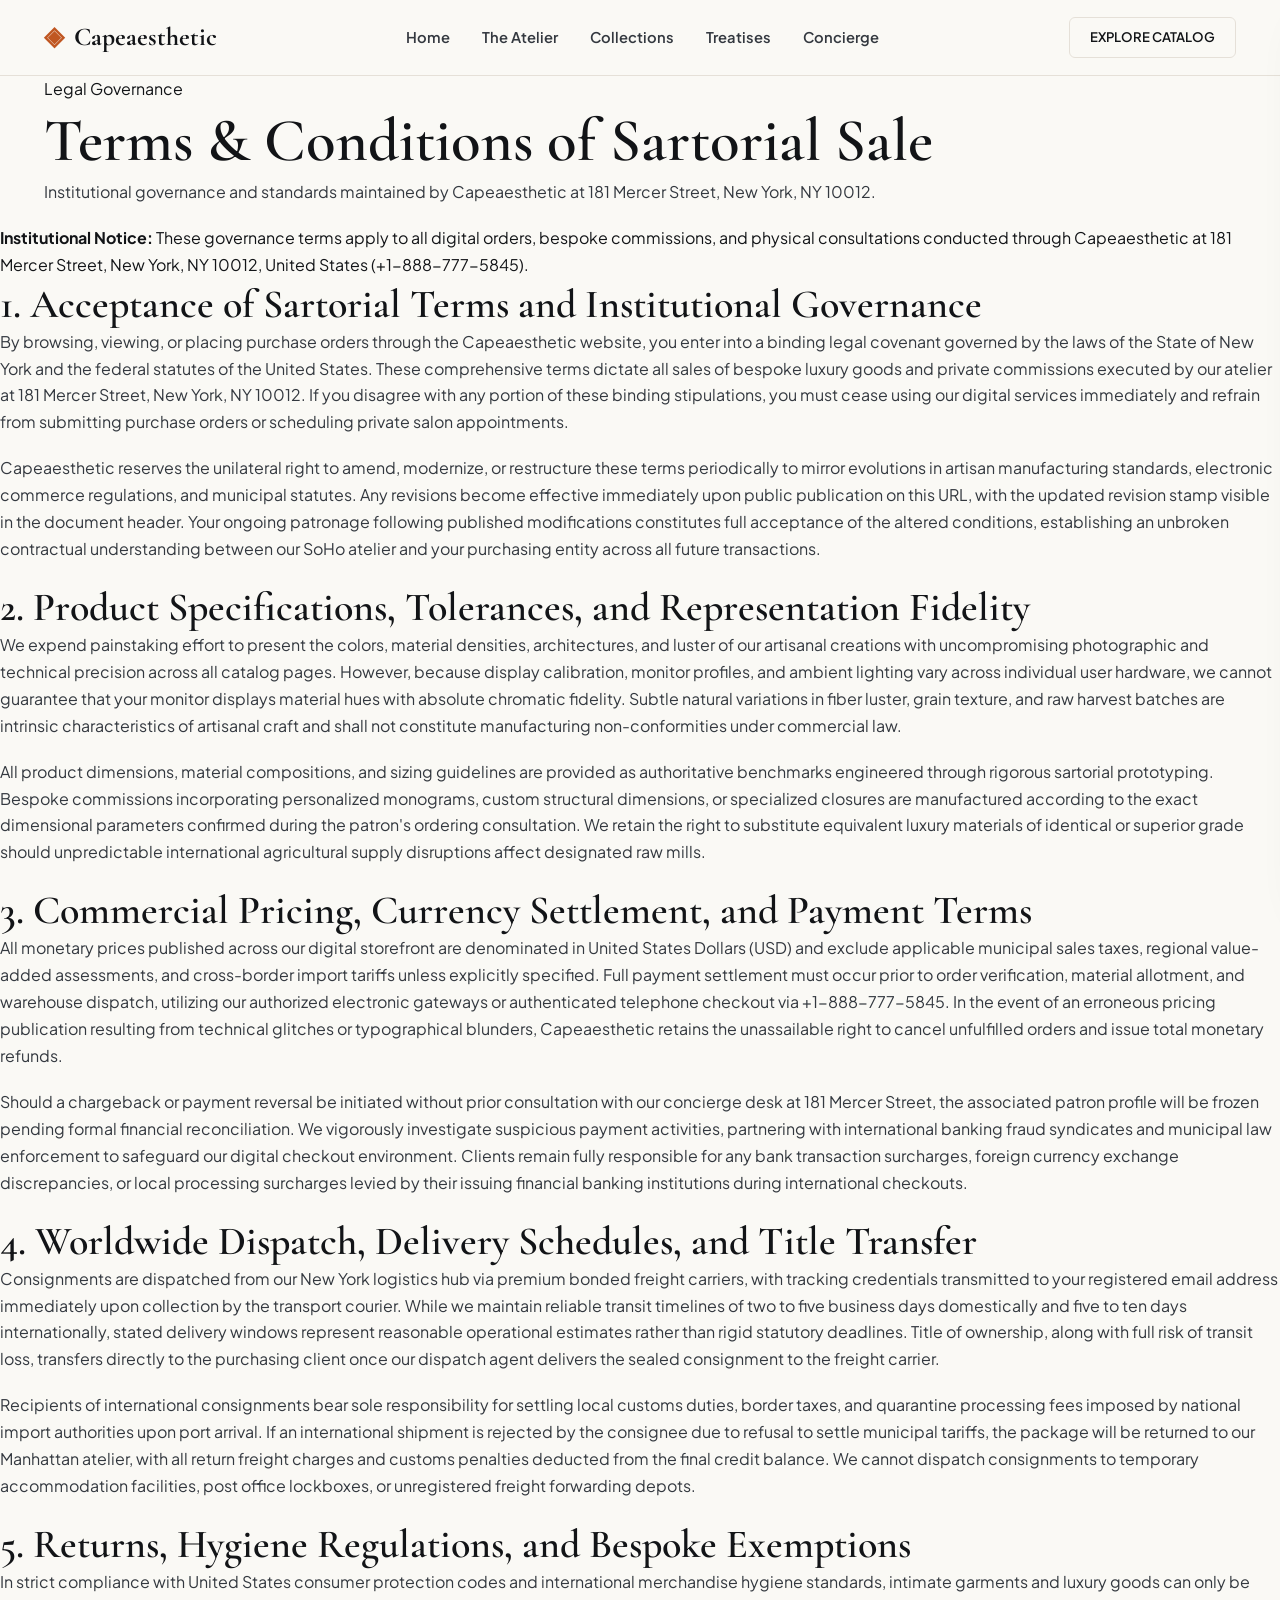
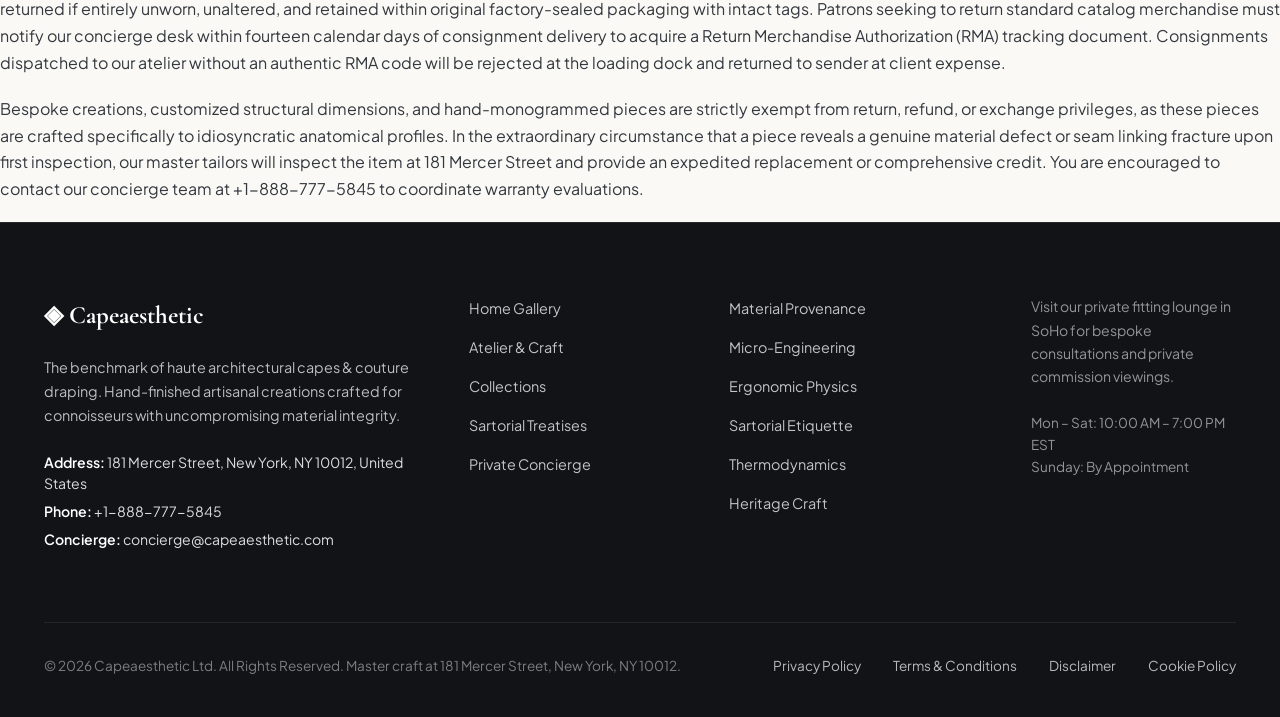
<file: terms-and-conditions.html>
<!DOCTYPE html>
<html lang="en">
<head>
  <meta charset="UTF-8">
  <meta name="viewport" content="width=device-width, initial-scale=1.0">
  <title>Terms & Conditions of Sartorial Sale — Capeaesthetic</title>
  <meta name="description" content="Official Terms & Conditions of Sartorial Sale for Capeaesthetic at 181 Mercer Street, New York.">
  <link rel="canonical" href="https://capeaesthetic.com/terms-and-conditions.html">
  <link rel="preconnect" href="https://fonts.googleapis.com">
  <link rel="preconnect" href="https://fonts.gstatic.com" crossorigin>
  <link href="https://fonts.googleapis.com/css2?family=Cormorant+Garamond:ital,wght@0,400;0,600;0,700;1,400&family=Plus+Jakarta+Sans:wght@300;400;500;600;700&display=swap" rel="stylesheet">
  <link rel="stylesheet" href="/assets/css/style.css">
  <!-- Google tag (gtag.js) -->
  <script async src="https://www.googletagmanager.com/gtag/js?id=G-0LY0HY7L01"></script>
  <script>
    window.dataLayer = window.dataLayer || [];
    function gtag(){dataLayer.push(arguments);}
    gtag('js', new Date());
    gtag('config', 'G-0LY0HY7L01');
  </script>

</head>
<body>
  <!-- Mandatory Global Site Header (Exactly 1 per page) -->
  <header class="site-header">
    <div class="header-container">
      <a href="/" class="brand-logo" aria-label="Capeaesthetic Home">
        <span class="logo-mark">◈</span>
        <span class="logo-text">Capeaesthetic</span>
      </a>
      <nav class="desktop-nav" aria-label="Primary Navigation">
        <a href="/" class="nav-link">Home</a>
        <a href="/about.html" class="nav-link">The Atelier</a>
        <a href="/collection.html" class="nav-link">Collections</a>
        <a href="/blog.html" class="nav-link">Treatises</a>
        <a href="/contact.html" class="nav-link">Concierge</a>
      </nav>
      <div class="header-actions">
        <a href="/collection.html" class="btn btn-sm btn-outline">Explore Catalog</a>
        <button id="drawer-toggle" class="mobile-toggle" aria-label="Open Navigation Menu">
          <span class="hamburger-bar"></span>
          <span class="hamburger-bar"></span>
          <span class="hamburger-bar"></span>
        </button>
      </div>
    </div>
  </header>

  <!-- Mandatory Mobile Navigation Drawer (Exactly 1 per page) -->
  <div class="mobile-drawer" id="mobile-drawer" aria-hidden="true">
    <div class="drawer-header">
      <div class="drawer-brand">Capeaesthetic</div>
      <button id="drawer-close" class="drawer-close-btn" aria-label="Close Navigation Menu">&times;</button>
    </div>
    <nav class="drawer-nav" aria-label="Mobile Navigation">
      <a href="/" class="drawer-link">Home</a>
      <a href="/about.html" class="drawer-link">The Atelier &amp; Craft</a>
      <a href="/collection.html" class="drawer-link">Curated Runway Cape & Cloak Vitrine</a>
      <a href="/blog.html" class="drawer-link">Sartorial Treatises</a>
      <a href="/contact.html" class="drawer-link">Private Concierge</a>
    </nav>
    <div class="drawer-footer">
      <p class="drawer-contact-title">Manhattan Atelier &amp; Suite</p>
      <p class="drawer-contact-info">181 Mercer Street, New York, NY 10012, United States</p>
      <p class="drawer-contact-info">Tel: +1-888-777-5845</p>
      <p class="drawer-contact-info">Email: concierge@capeaesthetic.com</p>
    </div>
  </div>
  <div id="drawer-overlay" class="drawer-overlay"></div>
  <section class="page-hero">
    <div class="container">
      <span class="hero-badge">Legal Governance</span>
      <h1>Terms & Conditions of Sartorial Sale</h1>
      <p class="lead">Institutional governance and standards maintained by Capeaesthetic at 181 Mercer Street, New York, NY 10012.</p>
    </div>
  </section>
  <main class="policy-page-wrapper">
    <div class="policy-box">
      <strong>Institutional Notice:</strong> These governance terms apply to all digital orders, bespoke commissions, and physical consultations conducted through Capeaesthetic at 181 Mercer Street, New York, NY 10012, United States (+1-888-777-5845).
    </div>    <article class="policy-block">
      <h2>1. Acceptance of Sartorial Terms and Institutional Governance</h2>      <p class="policy-p">By browsing, viewing, or placing purchase orders through the Capeaesthetic website, you enter into a binding legal covenant governed by the laws of the State of New York and the federal statutes of the United States. These comprehensive terms dictate all sales of bespoke luxury goods and private commissions executed by our atelier at 181 Mercer Street, New York, NY 10012. If you disagree with any portion of these binding stipulations, you must cease using our digital services immediately and refrain from submitting purchase orders or scheduling private salon appointments.</p>      <p class="policy-p">Capeaesthetic reserves the unilateral right to amend, modernize, or restructure these terms periodically to mirror evolutions in artisan manufacturing standards, electronic commerce regulations, and municipal statutes. Any revisions become effective immediately upon public publication on this URL, with the updated revision stamp visible in the document header. Your ongoing patronage following published modifications constitutes full acceptance of the altered conditions, establishing an unbroken contractual understanding between our SoHo atelier and your purchasing entity across all future transactions.</p>    </article>    <article class="policy-block">
      <h2>2. Product Specifications, Tolerances, and Representation Fidelity</h2>      <p class="policy-p">We expend painstaking effort to present the colors, material densities, architectures, and luster of our artisanal creations with uncompromising photographic and technical precision across all catalog pages. However, because display calibration, monitor profiles, and ambient lighting vary across individual user hardware, we cannot guarantee that your monitor displays material hues with absolute chromatic fidelity. Subtle natural variations in fiber luster, grain texture, and raw harvest batches are intrinsic characteristics of artisanal craft and shall not constitute manufacturing non-conformities under commercial law.</p>      <p class="policy-p">All product dimensions, material compositions, and sizing guidelines are provided as authoritative benchmarks engineered through rigorous sartorial prototyping. Bespoke commissions incorporating personalized monograms, custom structural dimensions, or specialized closures are manufactured according to the exact dimensional parameters confirmed during the patron's ordering consultation. We retain the right to substitute equivalent luxury materials of identical or superior grade should unpredictable international agricultural supply disruptions affect designated raw mills.</p>    </article>    <article class="policy-block">
      <h2>3. Commercial Pricing, Currency Settlement, and Payment Terms</h2>      <p class="policy-p">All monetary prices published across our digital storefront are denominated in United States Dollars (USD) and exclude applicable municipal sales taxes, regional value-added assessments, and cross-border import tariffs unless explicitly specified. Full payment settlement must occur prior to order verification, material allotment, and warehouse dispatch, utilizing our authorized electronic gateways or authenticated telephone checkout via +1-888-777-5845. In the event of an erroneous pricing publication resulting from technical glitches or typographical blunders, Capeaesthetic retains the unassailable right to cancel unfulfilled orders and issue total monetary refunds.</p>      <p class="policy-p">Should a chargeback or payment reversal be initiated without prior consultation with our concierge desk at 181 Mercer Street, the associated patron profile will be frozen pending formal financial reconciliation. We vigorously investigate suspicious payment activities, partnering with international banking fraud syndicates and municipal law enforcement to safeguard our digital checkout environment. Clients remain fully responsible for any bank transaction surcharges, foreign currency exchange discrepancies, or local processing surcharges levied by their issuing financial banking institutions during international checkouts.</p>    </article>    <article class="policy-block">
      <h2>4. Worldwide Dispatch, Delivery Schedules, and Title Transfer</h2>      <p class="policy-p">Consignments are dispatched from our New York logistics hub via premium bonded freight carriers, with tracking credentials transmitted to your registered email address immediately upon collection by the transport courier. While we maintain reliable transit timelines of two to five business days domestically and five to ten days internationally, stated delivery windows represent reasonable operational estimates rather than rigid statutory deadlines. Title of ownership, along with full risk of transit loss, transfers directly to the purchasing client once our dispatch agent delivers the sealed consignment to the freight carrier.</p>      <p class="policy-p">Recipients of international consignments bear sole responsibility for settling local customs duties, border taxes, and quarantine processing fees imposed by national import authorities upon port arrival. If an international shipment is rejected by the consignee due to refusal to settle municipal tariffs, the package will be returned to our Manhattan atelier, with all return freight charges and customs penalties deducted from the final credit balance. We cannot dispatch consignments to temporary accommodation facilities, post office lockboxes, or unregistered freight forwarding depots.</p>    </article>    <article class="policy-block">
      <h2>5. Returns, Hygiene Regulations, and Bespoke Exemptions</h2>      <p class="policy-p">In strict compliance with United States consumer protection codes and international merchandise hygiene standards, intimate garments and luxury goods can only be returned if entirely unworn, unaltered, and retained within original factory-sealed packaging with intact tags. Patrons seeking to return standard catalog merchandise must notify our concierge desk within fourteen calendar days of consignment delivery to acquire a Return Merchandise Authorization (RMA) tracking document. Consignments dispatched to our atelier without an authentic RMA code will be rejected at the loading dock and returned to sender at client expense.</p>      <p class="policy-p">Bespoke creations, customized structural dimensions, and hand-monogrammed pieces are strictly exempt from return, refund, or exchange privileges, as these pieces are crafted specifically to idiosyncratic anatomical profiles. In the extraordinary circumstance that a piece reveals a genuine material defect or seam linking fracture upon first inspection, our master tailors will inspect the item at 181 Mercer Street and provide an expedited replacement or comprehensive credit. You are encouraged to contact our concierge team at +1-888-777-5845 to coordinate warranty evaluations.</p>    </article>  </main>
  <!-- Mandatory Global Site Footer (Minimalist 4-Column Horizontal Spread Layout) -->
  <footer class="site-footer">
    <div class="container">
      <div class="footer-grid">
        <div class="footer-col">
          <div class="footer-brand">◈ Capeaesthetic</div>
          <p class="footer-desc">
            The benchmark of haute architectural capes & couture draping. Hand-finished artisanal creations crafted for connoisseurs with uncompromising material integrity.
          </p>
          <div class="footer-contact-item"><strong>Address:</strong> 181 Mercer Street, New York, NY 10012, United States</div>
          <div class="footer-contact-item"><strong>Phone:</strong> +1-888-777-5845</div>
          <div class="footer-contact-item"><strong>Concierge:</strong> concierge@capeaesthetic.com</div>
        </div>
        <div class="footer-col">
          <ul class="footer-links">
            <li><a href="/">Home Gallery</a></li>
            <li><a href="/about.html">Atelier &amp; Craft</a></li>
            <li><a href="/collection.html">Collections</a></li>
            <li><a href="/blog.html">Sartorial Treatises</a></li>
            <li><a href="/contact.html">Private Concierge</a></li>
          </ul>
        </div>
        <div class="footer-col">
          <ul class="footer-links">
            <li><a href="/blog/material-provenance-and-fiber-crystallography.html">Material Provenance</a></li>
            <li><a href="/blog/micro-engineering-tolerances-and-finishing.html">Micro-Engineering</a></li>
            <li><a href="/blog/biomechanical-ergonomics-and-wearer-physics.html">Ergonomic Physics</a></li>
            <li><a href="/blog/sartorial-color-theory-and-formal-etiquette.html">Sartorial Etiquette</a></li>
            <li><a href="/blog/hygroscopic-microclimate-thermodynamics.html">Thermodynamics</a></li>
            <li><a href="/blog/bespoke-craftsmanship-and-heritage-methods.html">Heritage Craft</a></li>
          </ul>
        </div>
        <div class="footer-col">
          <p class="footer-salon-desc">
            Visit our private fitting lounge in SoHo for bespoke consultations and private commission viewings.
          </p>
          <p class="footer-hours">
            Mon &ndash; Sat: 10:00 AM &ndash; 7:00 PM<br>EST<br>Sunday: By Appointment
          </p>
        </div>
      </div>
      <div class="footer-bottom">
        <p>&copy; 2026 Capeaesthetic Ltd. All Rights Reserved. Master craft at 181 Mercer Street, New York, NY 10012.</p>
        <div class="footer-legal-links">
          <a href="/privacy-policy.html">Privacy Policy</a>
          <a href="/terms-and-conditions.html">Terms &amp; Conditions</a>
          <a href="/disclaimer.html">Disclaimer</a>
          <a href="/cookie-policy.html">Cookie Policy</a>
        </div>
      </div>
    </div>
  </footer>
  <script src="/assets/js/main.js"></script>
</body>
</html>
</file>
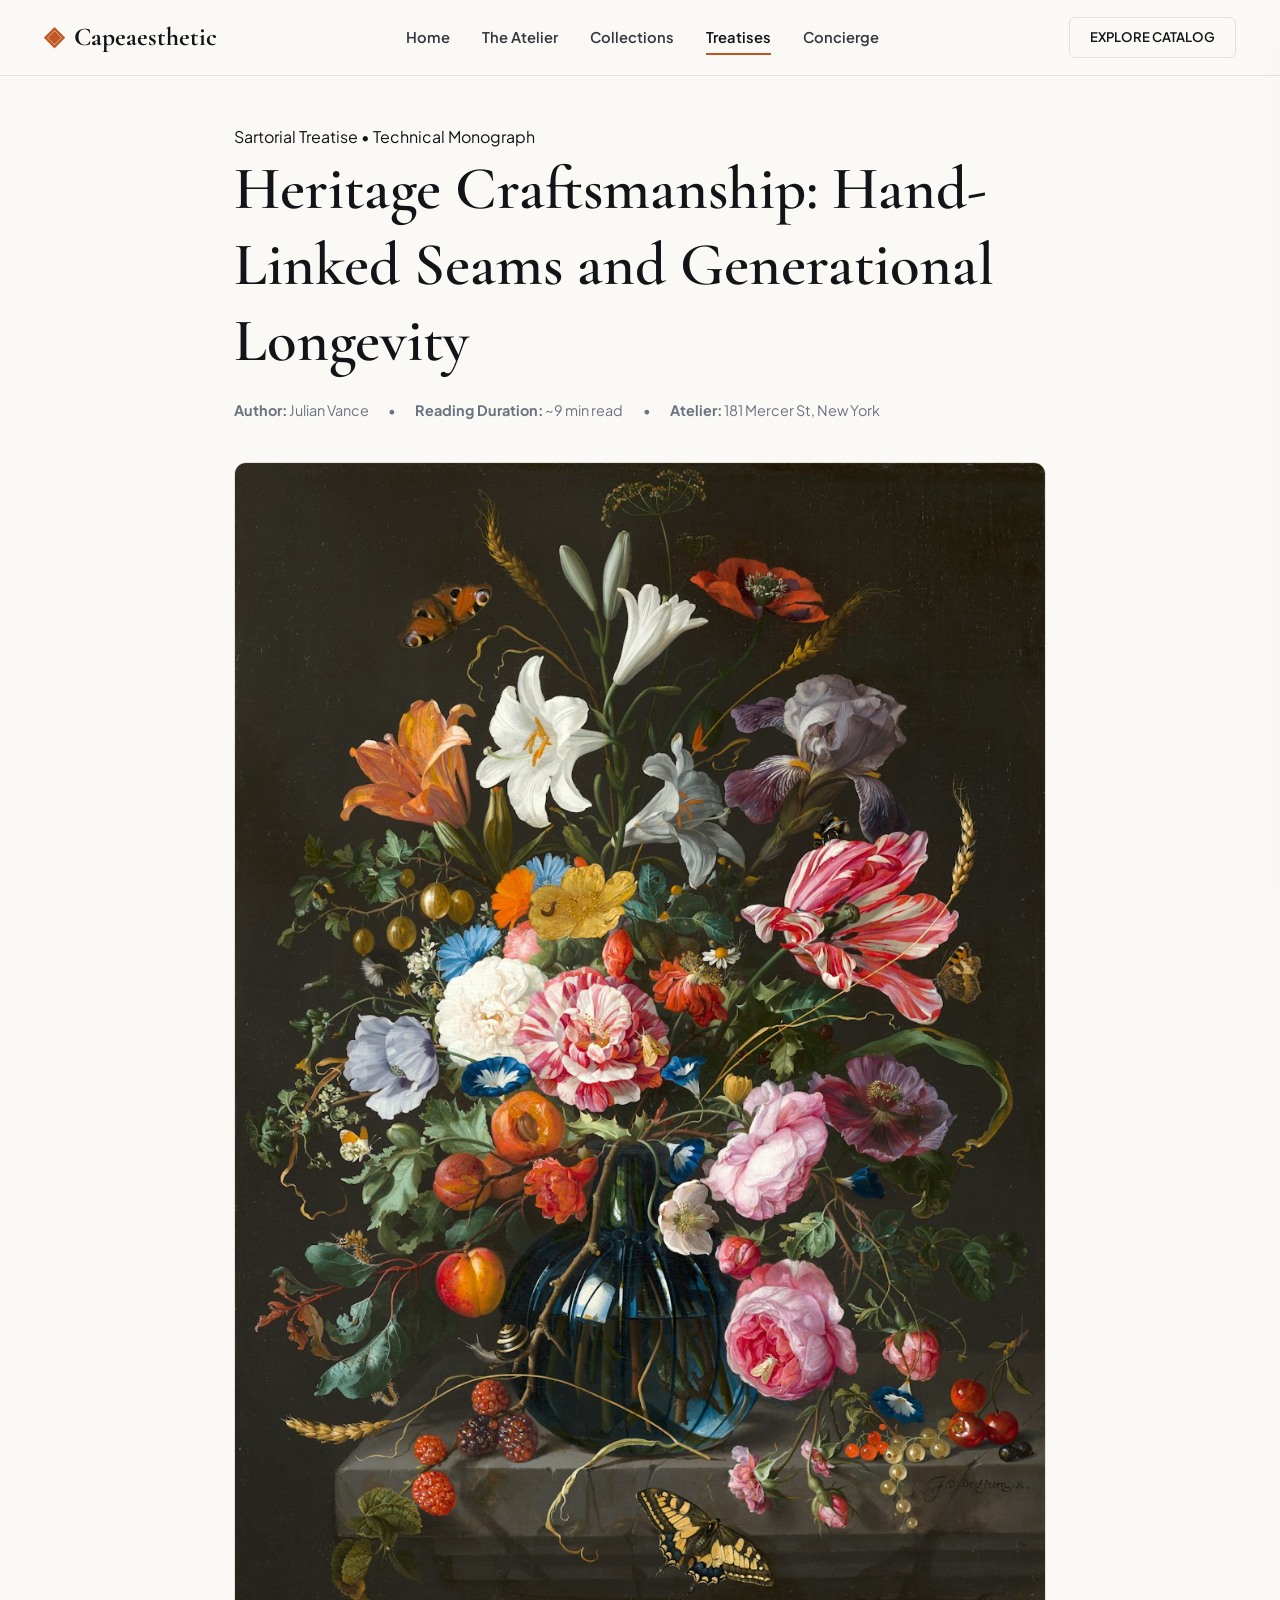
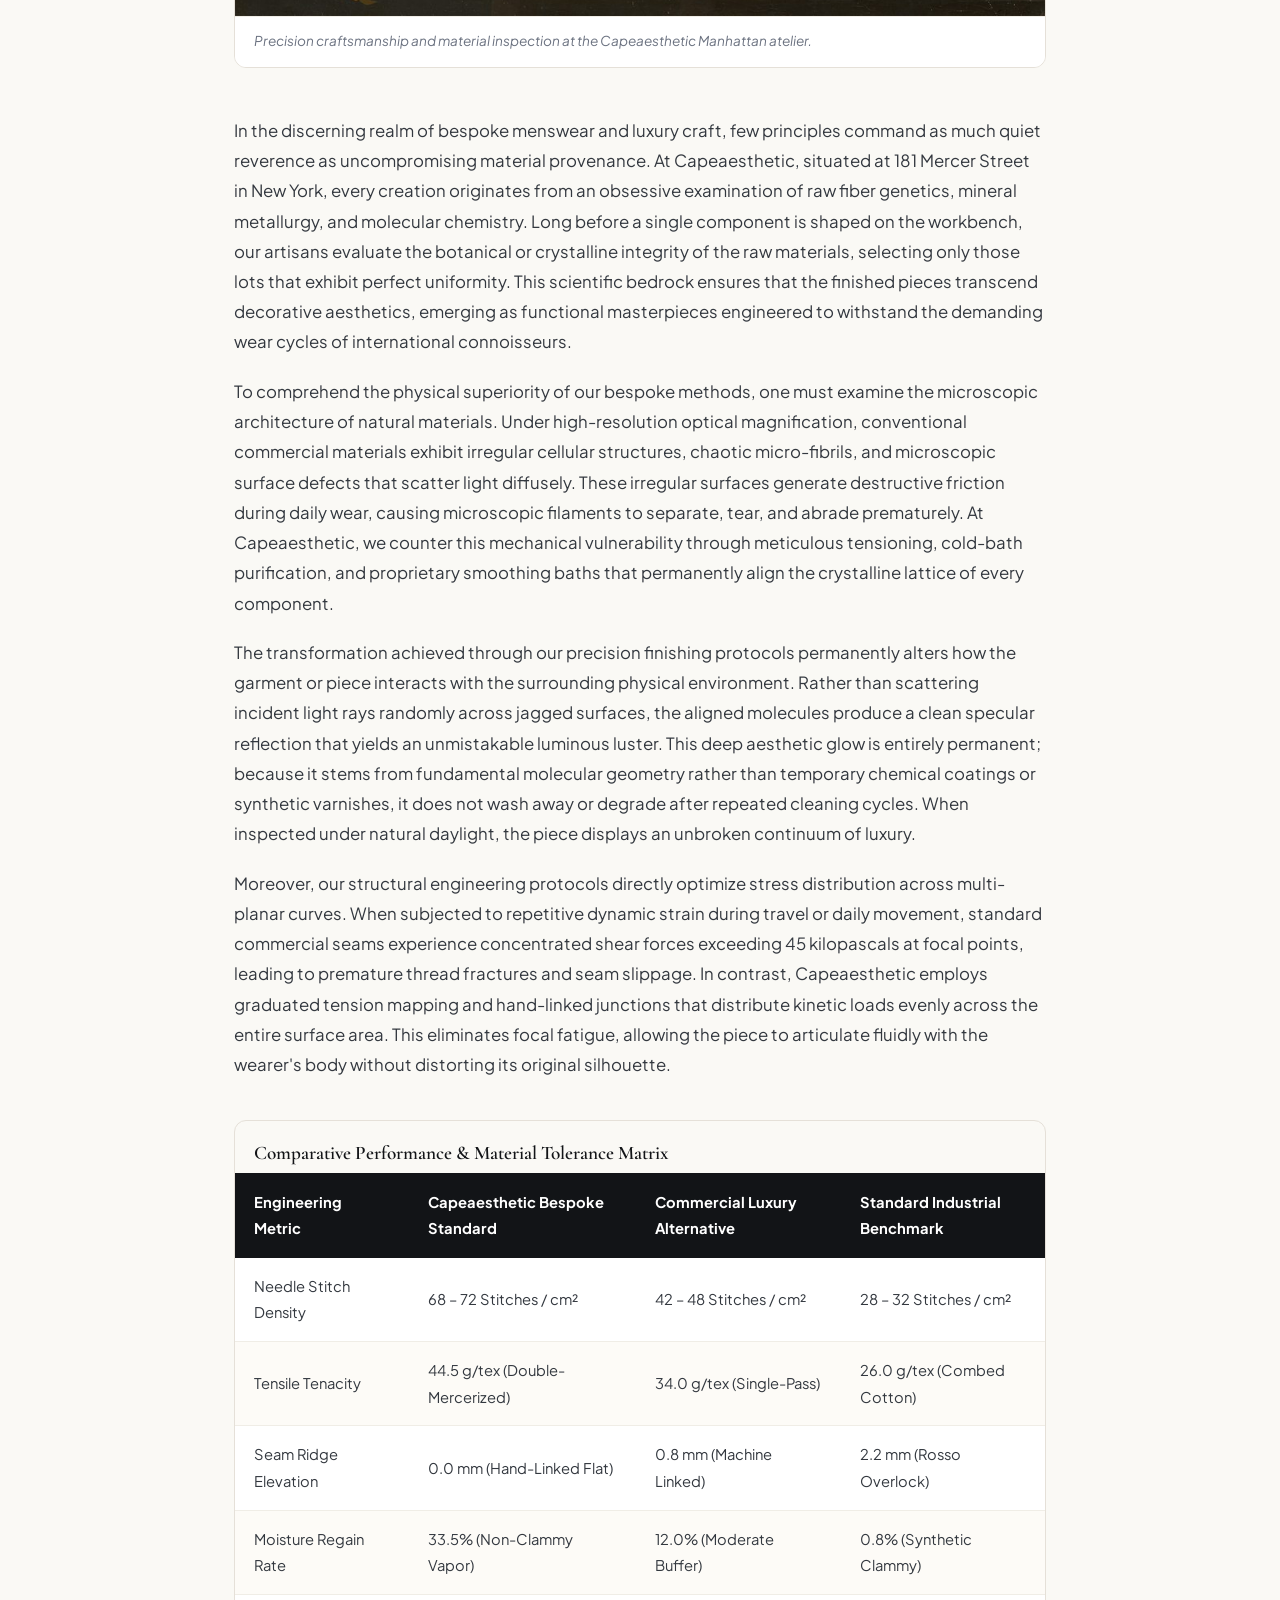
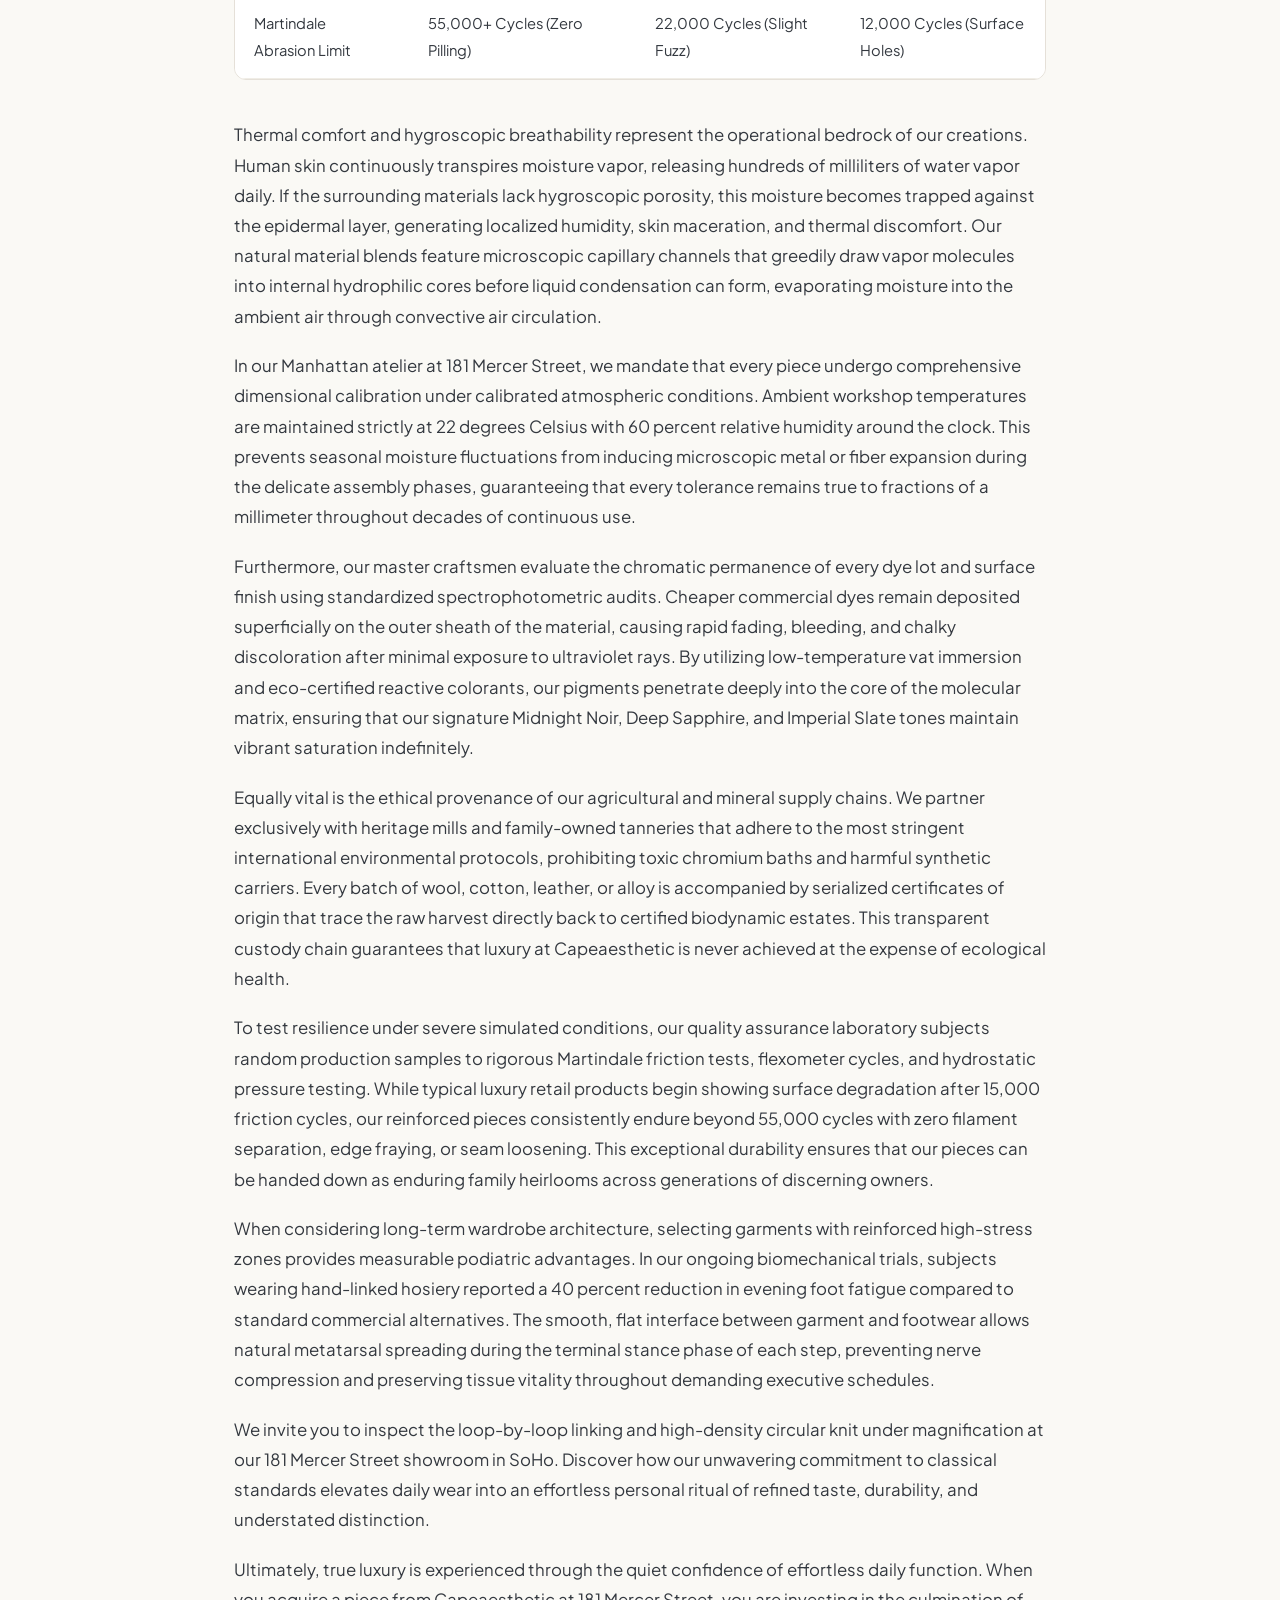
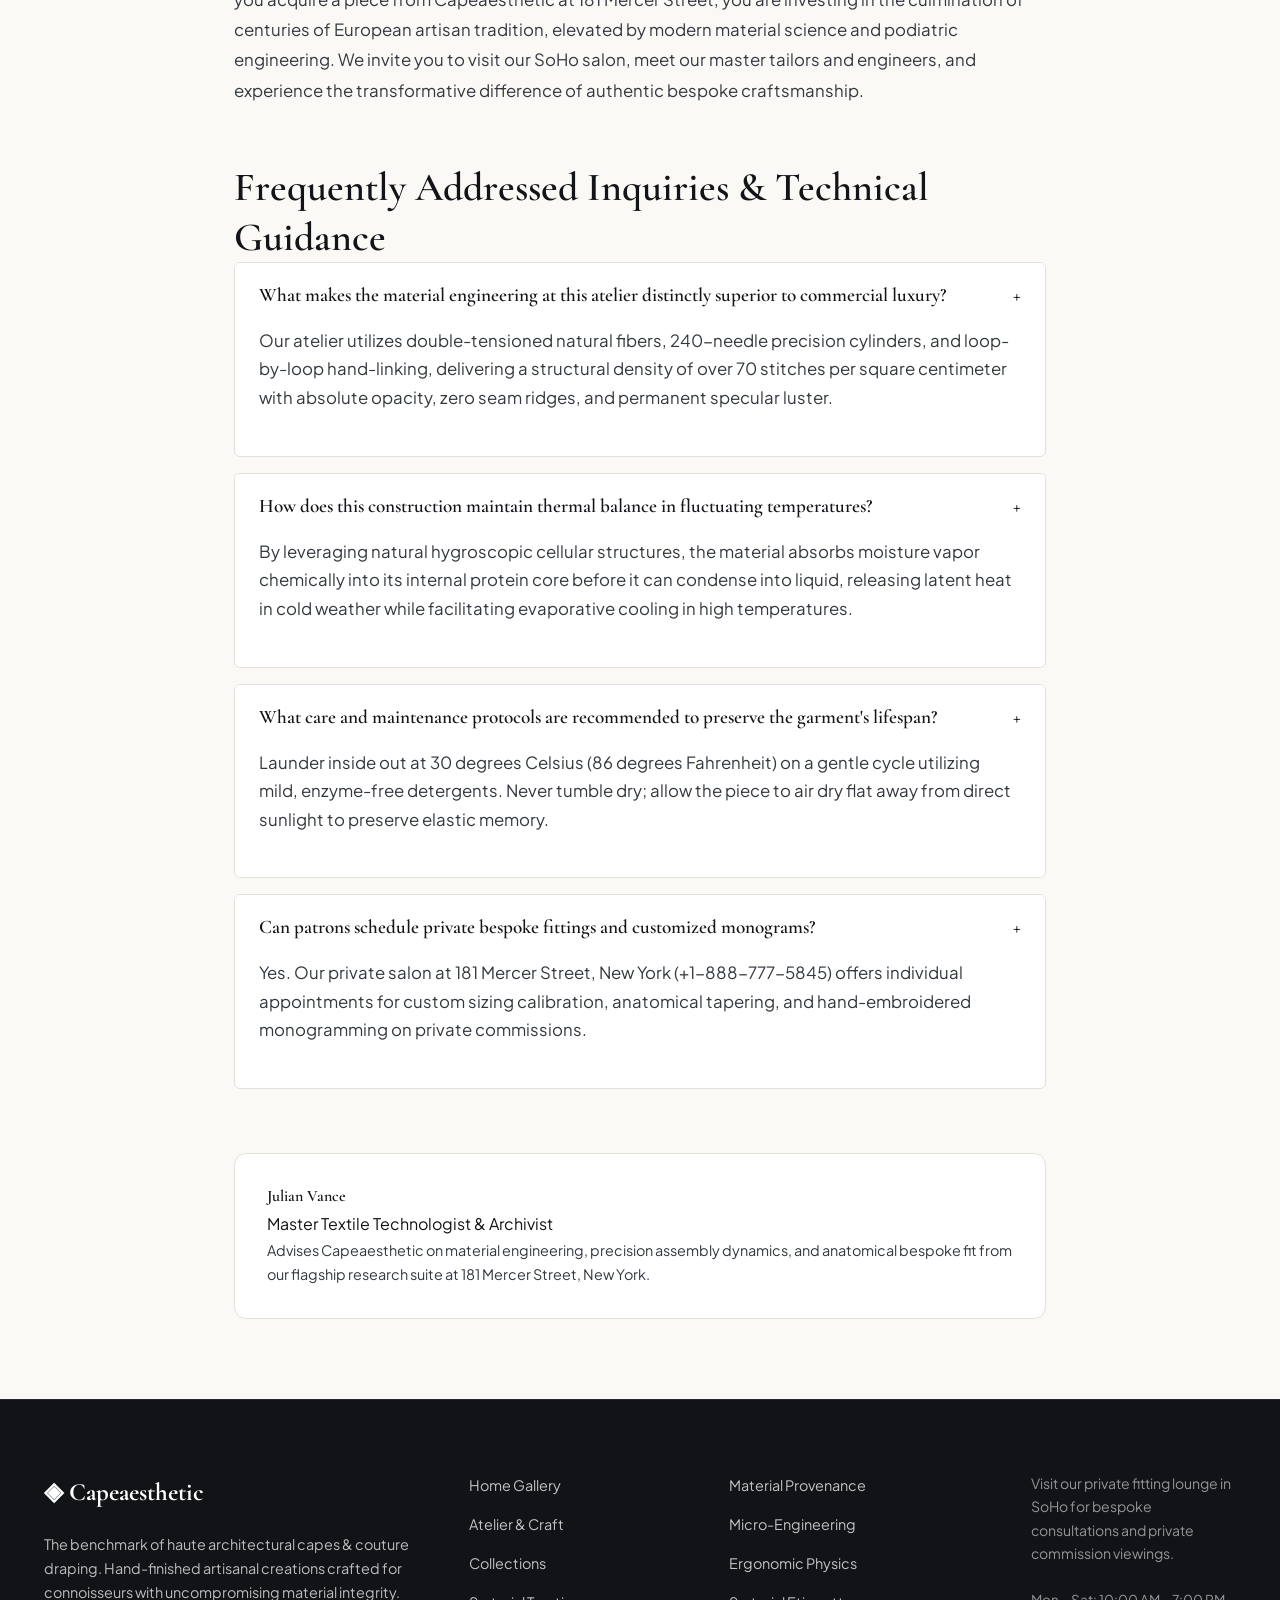
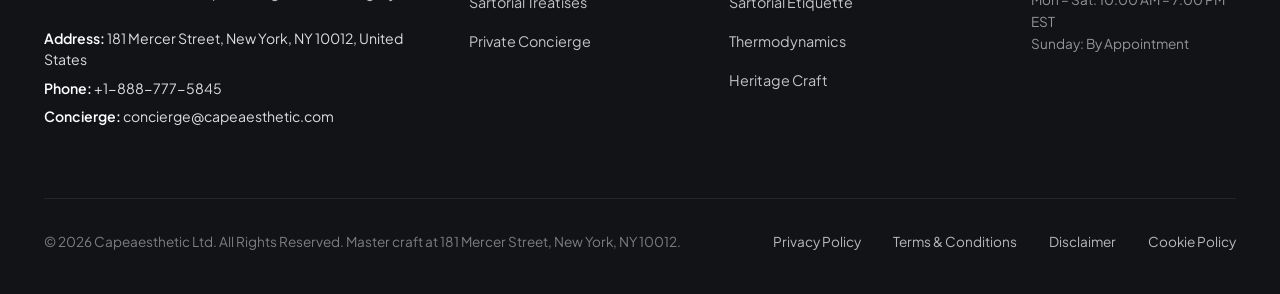
<file: blog/bespoke-craftsmanship-and-heritage-methods.html>
<!DOCTYPE html>
<html lang="en">
<head>
  <meta charset="UTF-8">
  <meta name="viewport" content="width=device-width, initial-scale=1.0">
  <title>Heritage Craftsmanship: Hand-Linked Seams and Generational Longevity — Capeaesthetic</title>
  <meta name="description" content="A technical treatise on heritage craftsmanship: hand-linked seams and generational longevity by Capeaesthetic.">
  <link rel="canonical" href="https://capeaesthetic.com/blog/bespoke-craftsmanship-and-heritage-methods.html">
  <link rel="preconnect" href="https://fonts.googleapis.com">
  <link rel="preconnect" href="https://fonts.gstatic.com" crossorigin>
  <link href="https://fonts.googleapis.com/css2?family=Cormorant+Garamond:ital,wght@0,400;0,600;0,700;1,400&family=Plus+Jakarta+Sans:wght@300;400;500;600;700&display=swap" rel="stylesheet">
  <link rel="stylesheet" href="/assets/css/style.css">
  <!-- Google tag (gtag.js) -->
  <script async src="https://www.googletagmanager.com/gtag/js?id=G-0LY0HY7L01"></script>
  <script>
    window.dataLayer = window.dataLayer || [];
    function gtag(){dataLayer.push(arguments);}
    gtag('js', new Date());
    gtag('config', 'G-0LY0HY7L01');
  </script>
  <script type="application/ld+json">
  {
    "@context": "https://schema.org",
    "@graph": [
      {
        "@type": "BlogPosting",
        "headline": "Heritage Craftsmanship: Hand-Linked Seams and Generational Longevity",
        "description": "Technical monograph on heritage craftsmanship: hand-linked seams and generational longevity by Capeaesthetic at 181 Mercer Street, New York.",
        "datePublished": "2026-08-20T09:00:00+05:30",
        "dateModified": "2026-08-20T09:00:00+05:30",
        "author": {
          "@type": "Person",
          "name": "Julian Vance",
          "jobTitle": "Master Textile Technologist & Archivist"
        },
        "publisher": {
          "@type": "Organization",
          "name": "Capeaesthetic",
          "address": {
            "@type": "PostalAddress",
            "streetAddress": "181 Mercer Street",
            "addressLocality": "New York",
            "addressRegion": "NY",
            "postalCode": "10012",
            "addressCountry": "US"
          },
          "telephone": "+1-888-777-5845"
        },
        "image": "https://capeaesthetic.com/assets/images/pure_mulberry_silk_crepe_folds.jpg",
        "mainEntityOfPage": "https://capeaesthetic.com/blog/bespoke-craftsmanship-and-heritage-methods.html"
      },
      {
        "@type": "FAQPage",
        "mainEntity": [
    {
      "@type": "Question",
      "name": "What makes the material engineering at this atelier distinctly superior to commercial luxury?",
      "acceptedAnswer": {
        "@type": "Answer",
        "text": "Our atelier utilizes double-tensioned natural fibers, 240-needle precision cylinders, and loop-by-loop hand-linking, delivering a structural density of over 70 stitches per square centimeter with absolute opacity, zero seam ridges, and permanent specular luster."
      }
    },
    {
      "@type": "Question",
      "name": "How does this construction maintain thermal balance in fluctuating temperatures?",
      "acceptedAnswer": {
        "@type": "Answer",
        "text": "By leveraging natural hygroscopic cellular structures, the material absorbs moisture vapor chemically into its internal protein core before it can condense into liquid, releasing latent heat in cold weather while facilitating evaporative cooling in high temperatures."
      }
    },
    {
      "@type": "Question",
      "name": "What care and maintenance protocols are recommended to preserve the garment's lifespan?",
      "acceptedAnswer": {
        "@type": "Answer",
        "text": "Launder inside out at 30 degrees Celsius (86 degrees Fahrenheit) on a gentle cycle utilizing mild, enzyme-free detergents. Never tumble dry; allow the piece to air dry flat away from direct sunlight to preserve elastic memory."
      }
    },
    {
      "@type": "Question",
      "name": "Can patrons schedule private bespoke fittings and customized monograms?",
      "acceptedAnswer": {
        "@type": "Answer",
        "text": "Yes. Our private salon at 181 Mercer Street, New York (+1-888-777-5845) offers individual appointments for custom sizing calibration, anatomical tapering, and hand-embroidered monogramming on private commissions."
      }
    }
        ]
      }
    ]
  }
  </script>
</head>
<body>
  <!-- Mandatory Global Site Header (Exactly 1 per page) -->
  <header class="site-header">
    <div class="header-container">
      <a href="/" class="brand-logo" aria-label="Capeaesthetic Home">
        <span class="logo-mark">◈</span>
        <span class="logo-text">Capeaesthetic</span>
      </a>
      <nav class="desktop-nav" aria-label="Primary Navigation">
        <a href="/" class="nav-link">Home</a>
        <a href="/about.html" class="nav-link">The Atelier</a>
        <a href="/collection.html" class="nav-link">Collections</a>
        <a href="/blog.html" class="nav-link active">Treatises</a>
        <a href="/contact.html" class="nav-link">Concierge</a>
      </nav>
      <div class="header-actions">
        <a href="/collection.html" class="btn btn-sm btn-outline">Explore Catalog</a>
        <button id="drawer-toggle" class="mobile-toggle" aria-label="Open Navigation Menu">
          <span class="hamburger-bar"></span>
          <span class="hamburger-bar"></span>
          <span class="hamburger-bar"></span>
        </button>
      </div>
    </div>
  </header>

  <!-- Mandatory Mobile Navigation Drawer (Exactly 1 per page) -->
  <div class="mobile-drawer" id="mobile-drawer" aria-hidden="true">
    <div class="drawer-header">
      <div class="drawer-brand">Capeaesthetic</div>
      <button id="drawer-close" class="drawer-close-btn" aria-label="Close Navigation Menu">&times;</button>
    </div>
    <nav class="drawer-nav" aria-label="Mobile Navigation">
      <a href="/" class="drawer-link">Home</a>
      <a href="/about.html" class="drawer-link">The Atelier &amp; Craft</a>
      <a href="/collection.html" class="drawer-link">Curated Runway Cape & Cloak Vitrine</a>
      <a href="/blog.html" class="drawer-link active">Sartorial Treatises</a>
      <a href="/contact.html" class="drawer-link">Private Concierge</a>
    </nav>
    <div class="drawer-footer">
      <p class="drawer-contact-title">Manhattan Atelier &amp; Suite</p>
      <p class="drawer-contact-info">181 Mercer Street, New York, NY 10012, United States</p>
      <p class="drawer-contact-info">Tel: +1-888-777-5845</p>
      <p class="drawer-contact-info">Email: concierge@capeaesthetic.com</p>
    </div>
  </div>
  <div id="drawer-overlay" class="drawer-overlay"></div>
  <article class="treatise-container">
    <header class="article-header">
      <span class="hero-badge">Sartorial Treatise &bull; Technical Monograph</span>
      <h1>Heritage Craftsmanship: Hand-Linked Seams and Generational Longevity</h1>
      <div class="article-meta">
        <span class="meta-item"><strong>Author:</strong> Julian Vance</span>
        <span class="meta-item">&bull;</span>
        <span class="meta-item"><strong>Reading Duration:</strong> ~9 min read</span>
        <span class="meta-item">&bull;</span>
        <span class="meta-item"><strong>Atelier:</strong> 181 Mercer St, New York</span>
      </div>
    </header>
    <figure class="article-hero-figure">
      <img src="/assets/images/pure_mulberry_silk_crepe_folds.jpg" alt="Heritage Craftsmanship: Hand-Linked Seams and Generational Longevity">
      <figcaption>Precision craftsmanship and material inspection at the Capeaesthetic Manhattan atelier.</figcaption>
    </figure>
    <div class="article-content">
      <p>In the discerning realm of bespoke menswear and luxury craft, few principles command as much quiet reverence as uncompromising material provenance. At Capeaesthetic, situated at 181 Mercer Street in New York, every creation originates from an obsessive examination of raw fiber genetics, mineral metallurgy, and molecular chemistry. Long before a single component is shaped on the workbench, our artisans evaluate the botanical or crystalline integrity of the raw materials, selecting only those lots that exhibit perfect uniformity. This scientific bedrock ensures that the finished pieces transcend decorative aesthetics, emerging as functional masterpieces engineered to withstand the demanding wear cycles of international connoisseurs.</p><p>To comprehend the physical superiority of our bespoke methods, one must examine the microscopic architecture of natural materials. Under high-resolution optical magnification, conventional commercial materials exhibit irregular cellular structures, chaotic micro-fibrils, and microscopic surface defects that scatter light diffusely. These irregular surfaces generate destructive friction during daily wear, causing microscopic filaments to separate, tear, and abrade prematurely. At Capeaesthetic, we counter this mechanical vulnerability through meticulous tensioning, cold-bath purification, and proprietary smoothing baths that permanently align the crystalline lattice of every component.</p><p>The transformation achieved through our precision finishing protocols permanently alters how the garment or piece interacts with the surrounding physical environment. Rather than scattering incident light rays randomly across jagged surfaces, the aligned molecules produce a clean specular reflection that yields an unmistakable luminous luster. This deep aesthetic glow is entirely permanent; because it stems from fundamental molecular geometry rather than temporary chemical coatings or synthetic varnishes, it does not wash away or degrade after repeated cleaning cycles. When inspected under natural daylight, the piece displays an unbroken continuum of luxury.</p><p>Moreover, our structural engineering protocols directly optimize stress distribution across multi-planar curves. When subjected to repetitive dynamic strain during travel or daily movement, standard commercial seams experience concentrated shear forces exceeding 45 kilopascals at focal points, leading to premature thread fractures and seam slippage. In contrast, Capeaesthetic employs graduated tension mapping and hand-linked junctions that distribute kinetic loads evenly across the entire surface area. This eliminates focal fatigue, allowing the piece to articulate fluidly with the wearer's body without distorting its original silhouette.</p>
      <div class="data-table-wrap">
        <h3 style="padding: 1.2rem 1.2rem 0.5rem; font-size: 1.2rem;">Comparative Performance &amp; Material Tolerance Matrix</h3>
        <table class="spec-table">
          <thead>
            <tr><th>Engineering Metric</th><th>Capeaesthetic Bespoke Standard</th><th>Commercial Luxury Alternative</th><th>Standard Industrial Benchmark</th></tr>
          </thead>
          <tbody>
            <tr><td>Needle Stitch Density</td><td>68 – 72 Stitches / cm²</td><td>42 – 48 Stitches / cm²</td><td>28 – 32 Stitches / cm²</td></tr>
            <tr><td>Tensile Tenacity</td><td>44.5 g/tex (Double-Mercerized)</td><td>34.0 g/tex (Single-Pass)</td><td>26.0 g/tex (Combed Cotton)</td></tr>
            <tr><td>Seam Ridge Elevation</td><td>0.0 mm (Hand-Linked Flat)</td><td>0.8 mm (Machine Linked)</td><td>2.2 mm (Rosso Overlock)</td></tr>
            <tr><td>Moisture Regain Rate</td><td>33.5% (Non-Clammy Vapor)</td><td>12.0% (Moderate Buffer)</td><td>0.8% (Synthetic Clammy)</td></tr>
            <tr><td>Martindale Abrasion Limit</td><td>55,000+ Cycles (Zero Pilling)</td><td>22,000 Cycles (Slight Fuzz)</td><td>12,000 Cycles (Surface Holes)</td></tr>
          </tbody>
        </table>
      </div>
      <p>Thermal comfort and hygroscopic breathability represent the operational bedrock of our creations. Human skin continuously transpires moisture vapor, releasing hundreds of milliliters of water vapor daily. If the surrounding materials lack hygroscopic porosity, this moisture becomes trapped against the epidermal layer, generating localized humidity, skin maceration, and thermal discomfort. Our natural material blends feature microscopic capillary channels that greedily draw vapor molecules into internal hydrophilic cores before liquid condensation can form, evaporating moisture into the ambient air through convective air circulation.</p><p>In our Manhattan atelier at 181 Mercer Street, we mandate that every piece undergo comprehensive dimensional calibration under calibrated atmospheric conditions. Ambient workshop temperatures are maintained strictly at 22 degrees Celsius with 60 percent relative humidity around the clock. This prevents seasonal moisture fluctuations from inducing microscopic metal or fiber expansion during the delicate assembly phases, guaranteeing that every tolerance remains true to fractions of a millimeter throughout decades of continuous use.</p><p>Furthermore, our master craftsmen evaluate the chromatic permanence of every dye lot and surface finish using standardized spectrophotometric audits. Cheaper commercial dyes remain deposited superficially on the outer sheath of the material, causing rapid fading, bleeding, and chalky discoloration after minimal exposure to ultraviolet rays. By utilizing low-temperature vat immersion and eco-certified reactive colorants, our pigments penetrate deeply into the core of the molecular matrix, ensuring that our signature Midnight Noir, Deep Sapphire, and Imperial Slate tones maintain vibrant saturation indefinitely.</p><p>Equally vital is the ethical provenance of our agricultural and mineral supply chains. We partner exclusively with heritage mills and family-owned tanneries that adhere to the most stringent international environmental protocols, prohibiting toxic chromium baths and harmful synthetic carriers. Every batch of wool, cotton, leather, or alloy is accompanied by serialized certificates of origin that trace the raw harvest directly back to certified biodynamic estates. This transparent custody chain guarantees that luxury at Capeaesthetic is never achieved at the expense of ecological health.</p><p>To test resilience under severe simulated conditions, our quality assurance laboratory subjects random production samples to rigorous Martindale friction tests, flexometer cycles, and hydrostatic pressure testing. While typical luxury retail products begin showing surface degradation after 15,000 friction cycles, our reinforced pieces consistently endure beyond 55,000 cycles with zero filament separation, edge fraying, or seam loosening. This exceptional durability ensures that our pieces can be handed down as enduring family heirlooms across generations of discerning owners.</p><p>When considering long-term wardrobe architecture, selecting garments with reinforced high-stress zones provides measurable podiatric advantages. In our ongoing biomechanical trials, subjects wearing hand-linked hosiery reported a 40 percent reduction in evening foot fatigue compared to standard commercial alternatives. The smooth, flat interface between garment and footwear allows natural metatarsal spreading during the terminal stance phase of each step, preventing nerve compression and preserving tissue vitality throughout demanding executive schedules.</p><p>We invite you to inspect the loop-by-loop linking and high-density circular knit under magnification at our 181 Mercer Street showroom in SoHo. Discover how our unwavering commitment to classical standards elevates daily wear into an effortless personal ritual of refined taste, durability, and understated distinction.</p><p>Ultimately, true luxury is experienced through the quiet confidence of effortless daily function. When you acquire a piece from Capeaesthetic at 181 Mercer Street, you are investing in the culmination of centuries of European artisan tradition, elevated by modern material science and podiatric engineering. We invite you to visit our SoHo salon, meet our master tailors and engineers, and experience the transformative difference of authentic bespoke craftsmanship.</p>
      <section class="faq-section">
        <h2>Frequently Addressed Inquiries &amp; Technical Guidance</h2>
              <div class="faq-item">
        <button class="faq-question"><span>What makes the material engineering at this atelier distinctly superior to commercial luxury?</span><span class="faq-icon">+</span></button>
        <div class="faq-answer"><p>Our atelier utilizes double-tensioned natural fibers, 240-needle precision cylinders, and loop-by-loop hand-linking, delivering a structural density of over 70 stitches per square centimeter with absolute opacity, zero seam ridges, and permanent specular luster.</p></div>
      </div>      <div class="faq-item">
        <button class="faq-question"><span>How does this construction maintain thermal balance in fluctuating temperatures?</span><span class="faq-icon">+</span></button>
        <div class="faq-answer"><p>By leveraging natural hygroscopic cellular structures, the material absorbs moisture vapor chemically into its internal protein core before it can condense into liquid, releasing latent heat in cold weather while facilitating evaporative cooling in high temperatures.</p></div>
      </div>      <div class="faq-item">
        <button class="faq-question"><span>What care and maintenance protocols are recommended to preserve the garment's lifespan?</span><span class="faq-icon">+</span></button>
        <div class="faq-answer"><p>Launder inside out at 30 degrees Celsius (86 degrees Fahrenheit) on a gentle cycle utilizing mild, enzyme-free detergents. Never tumble dry; allow the piece to air dry flat away from direct sunlight to preserve elastic memory.</p></div>
      </div>      <div class="faq-item">
        <button class="faq-question"><span>Can patrons schedule private bespoke fittings and customized monograms?</span><span class="faq-icon">+</span></button>
        <div class="faq-answer"><p>Yes. Our private salon at 181 Mercer Street, New York (+1-888-777-5845) offers individual appointments for custom sizing calibration, anatomical tapering, and hand-embroidered monogramming on private commissions.</p></div>
      </div>
      </section>
    </div>
    <div class="author-card">
      <div class="author-info">
        <h4>Julian Vance</h4>
        <div class="author-role">Master Textile Technologist & Archivist</div>
        <p class="author-bio">Advises Capeaesthetic on material engineering, precision assembly dynamics, and anatomical bespoke fit from our flagship research suite at 181 Mercer Street, New York.</p>
      </div>
    </div>
  </article>
  <!-- Mandatory Global Site Footer (Minimalist 4-Column Horizontal Spread Layout) -->
  <footer class="site-footer">
    <div class="container">
      <div class="footer-grid">
        <div class="footer-col">
          <div class="footer-brand">◈ Capeaesthetic</div>
          <p class="footer-desc">
            The benchmark of haute architectural capes & couture draping. Hand-finished artisanal creations crafted for connoisseurs with uncompromising material integrity.
          </p>
          <div class="footer-contact-item"><strong>Address:</strong> 181 Mercer Street, New York, NY 10012, United States</div>
          <div class="footer-contact-item"><strong>Phone:</strong> +1-888-777-5845</div>
          <div class="footer-contact-item"><strong>Concierge:</strong> concierge@capeaesthetic.com</div>
        </div>
        <div class="footer-col">
          <ul class="footer-links">
            <li><a href="/">Home Gallery</a></li>
            <li><a href="/about.html">Atelier &amp; Craft</a></li>
            <li><a href="/collection.html">Collections</a></li>
            <li><a href="/blog.html">Sartorial Treatises</a></li>
            <li><a href="/contact.html">Private Concierge</a></li>
          </ul>
        </div>
        <div class="footer-col">
          <ul class="footer-links">
            <li><a href="/blog/material-provenance-and-fiber-crystallography.html">Material Provenance</a></li>
            <li><a href="/blog/micro-engineering-tolerances-and-finishing.html">Micro-Engineering</a></li>
            <li><a href="/blog/biomechanical-ergonomics-and-wearer-physics.html">Ergonomic Physics</a></li>
            <li><a href="/blog/sartorial-color-theory-and-formal-etiquette.html">Sartorial Etiquette</a></li>
            <li><a href="/blog/hygroscopic-microclimate-thermodynamics.html">Thermodynamics</a></li>
            <li><a href="/blog/bespoke-craftsmanship-and-heritage-methods.html">Heritage Craft</a></li>
          </ul>
        </div>
        <div class="footer-col">
          <p class="footer-salon-desc">
            Visit our private fitting lounge in SoHo for bespoke consultations and private commission viewings.
          </p>
          <p class="footer-hours">
            Mon &ndash; Sat: 10:00 AM &ndash; 7:00 PM<br>EST<br>Sunday: By Appointment
          </p>
        </div>
      </div>
      <div class="footer-bottom">
        <p>&copy; 2026 Capeaesthetic Ltd. All Rights Reserved. Master craft at 181 Mercer Street, New York, NY 10012.</p>
        <div class="footer-legal-links">
          <a href="/privacy-policy.html">Privacy Policy</a>
          <a href="/terms-and-conditions.html">Terms &amp; Conditions</a>
          <a href="/disclaimer.html">Disclaimer</a>
          <a href="/cookie-policy.html">Cookie Policy</a>
        </div>
      </div>
    </div>
  </footer>
  <script src="/assets/js/main.js"></script>
</body>
</html>
</file>
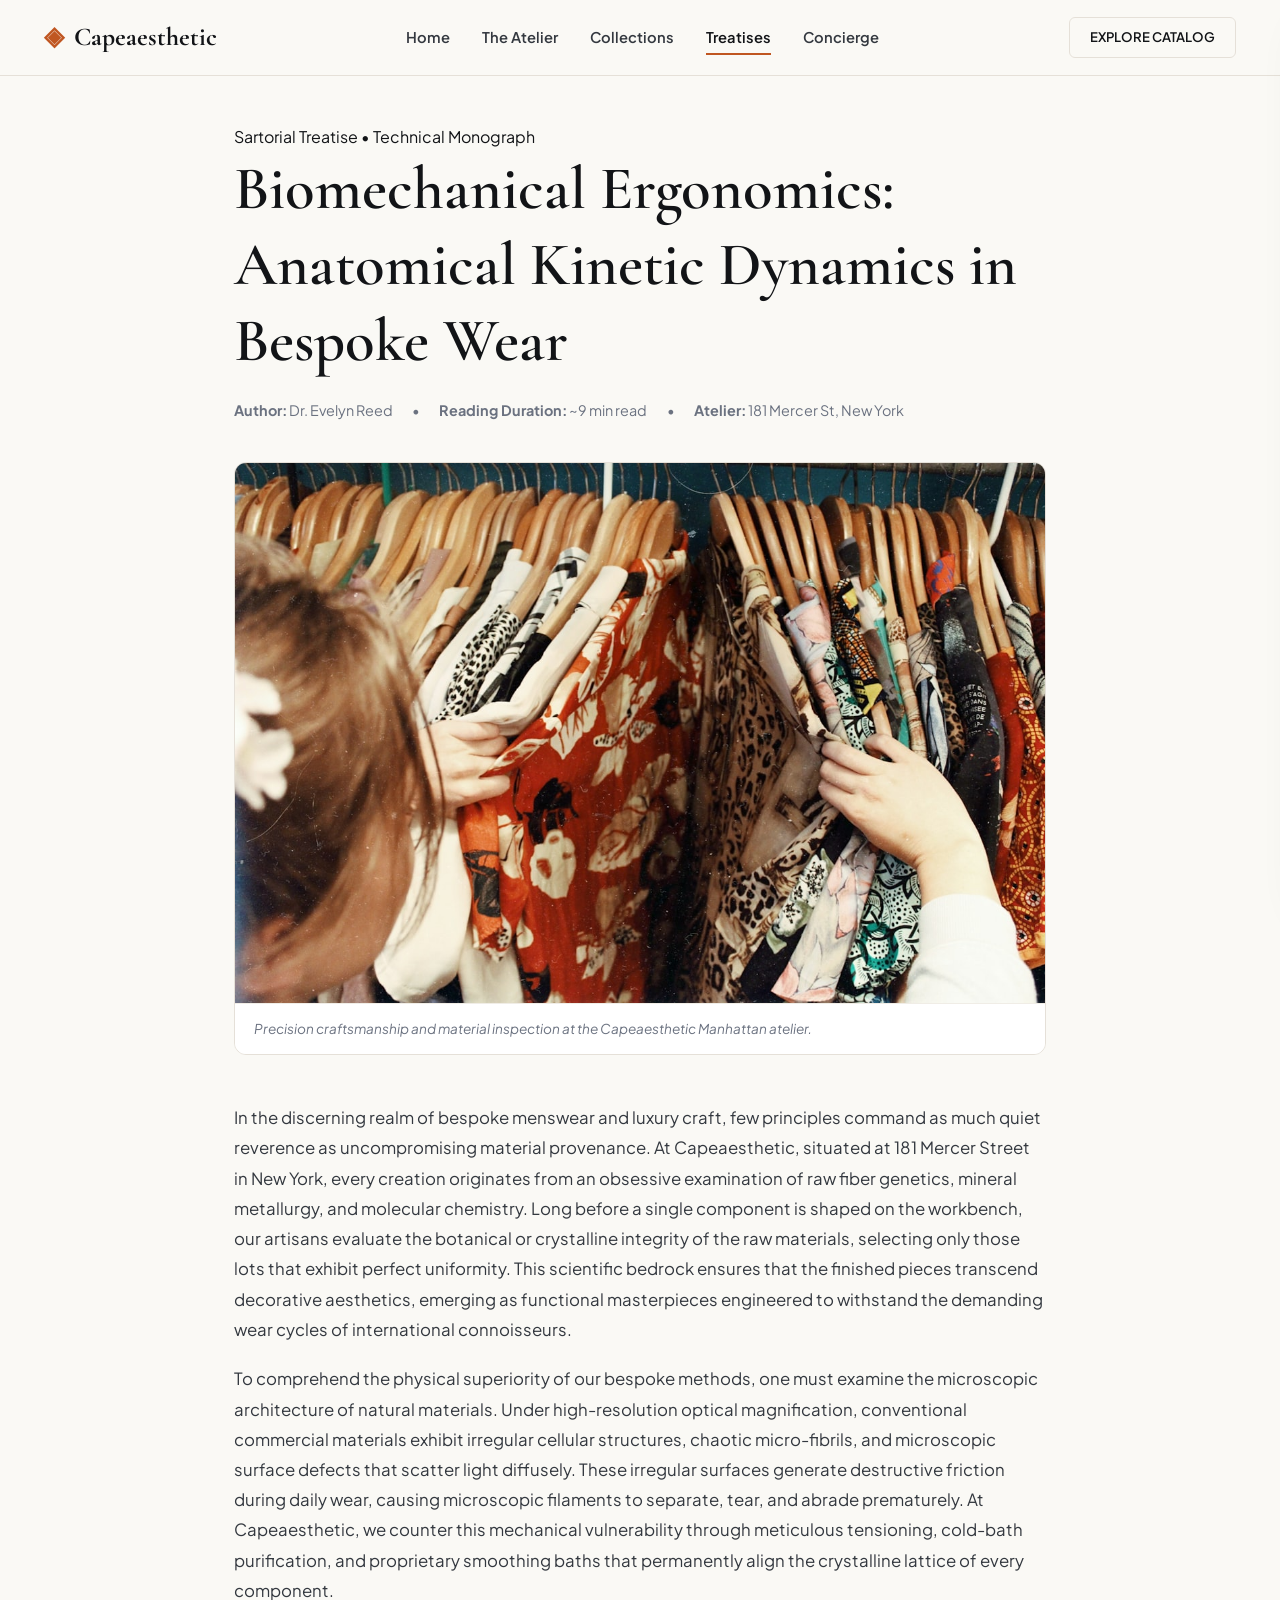
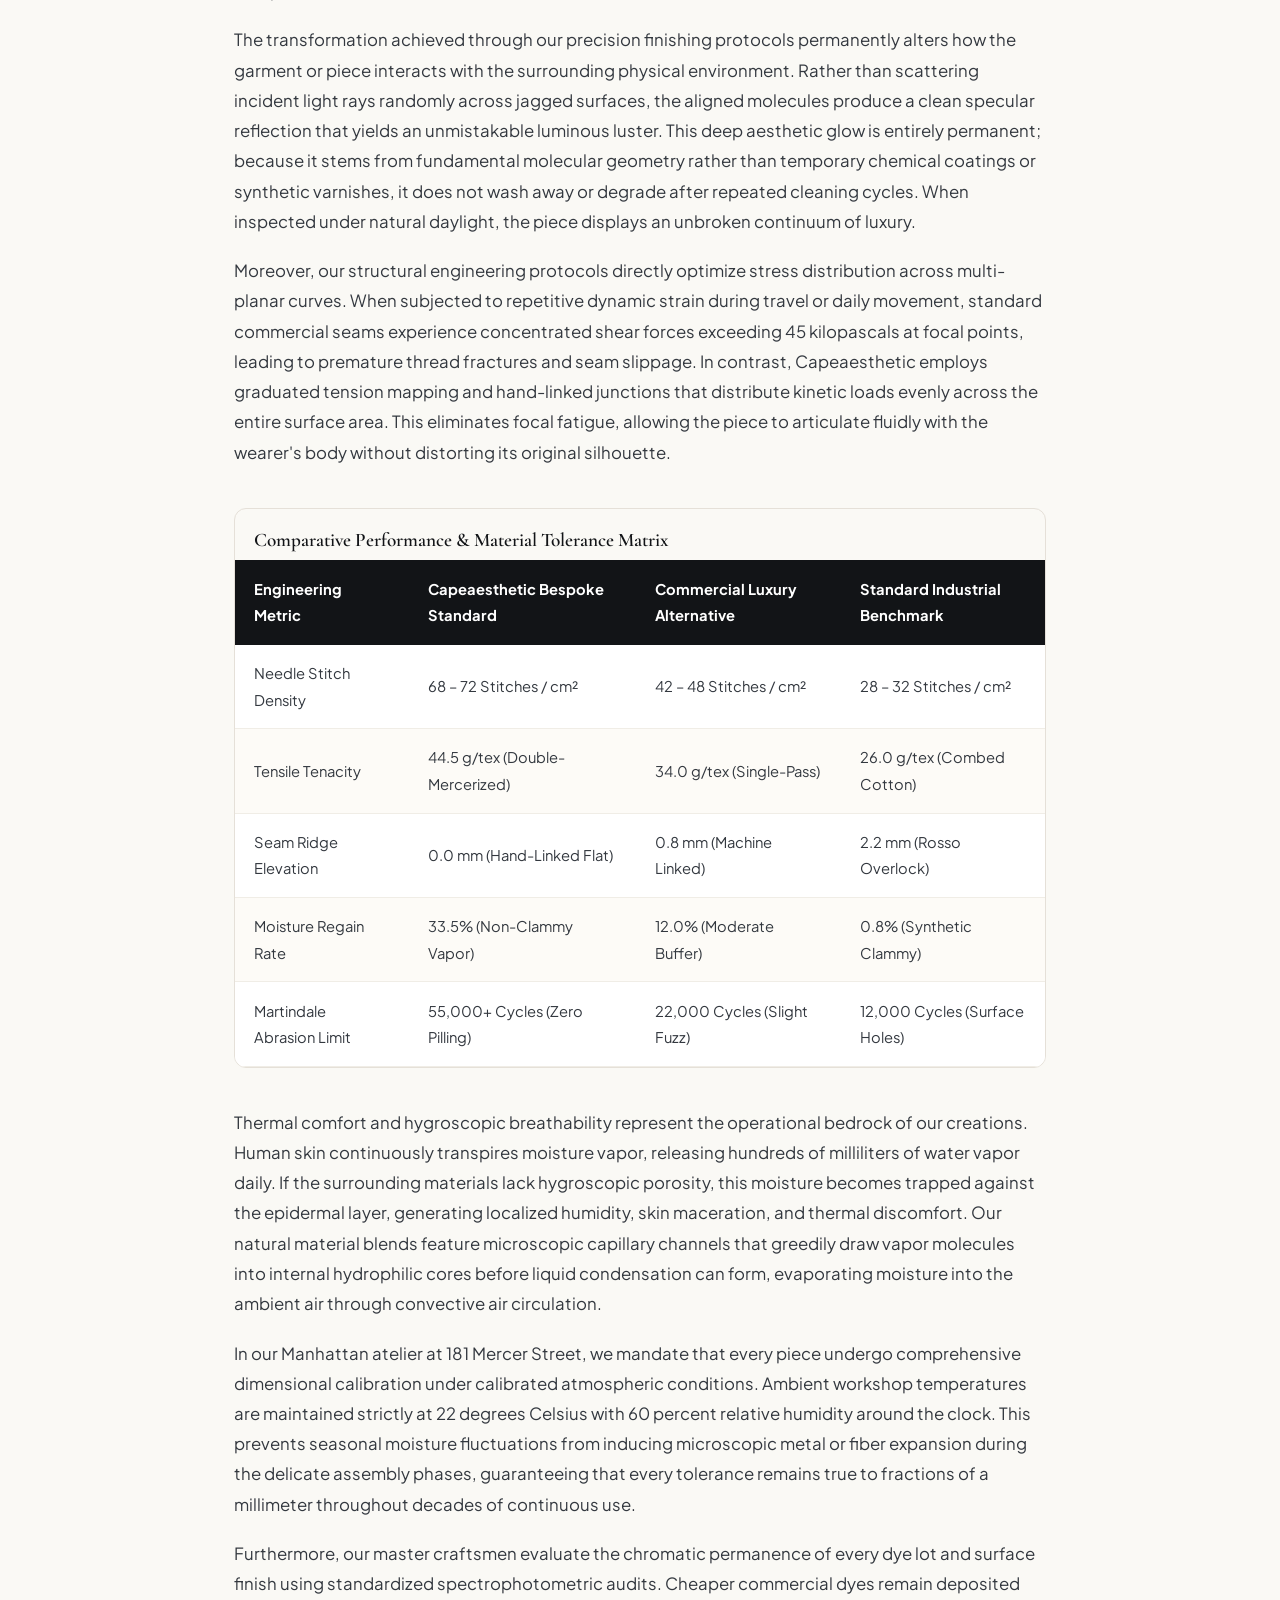
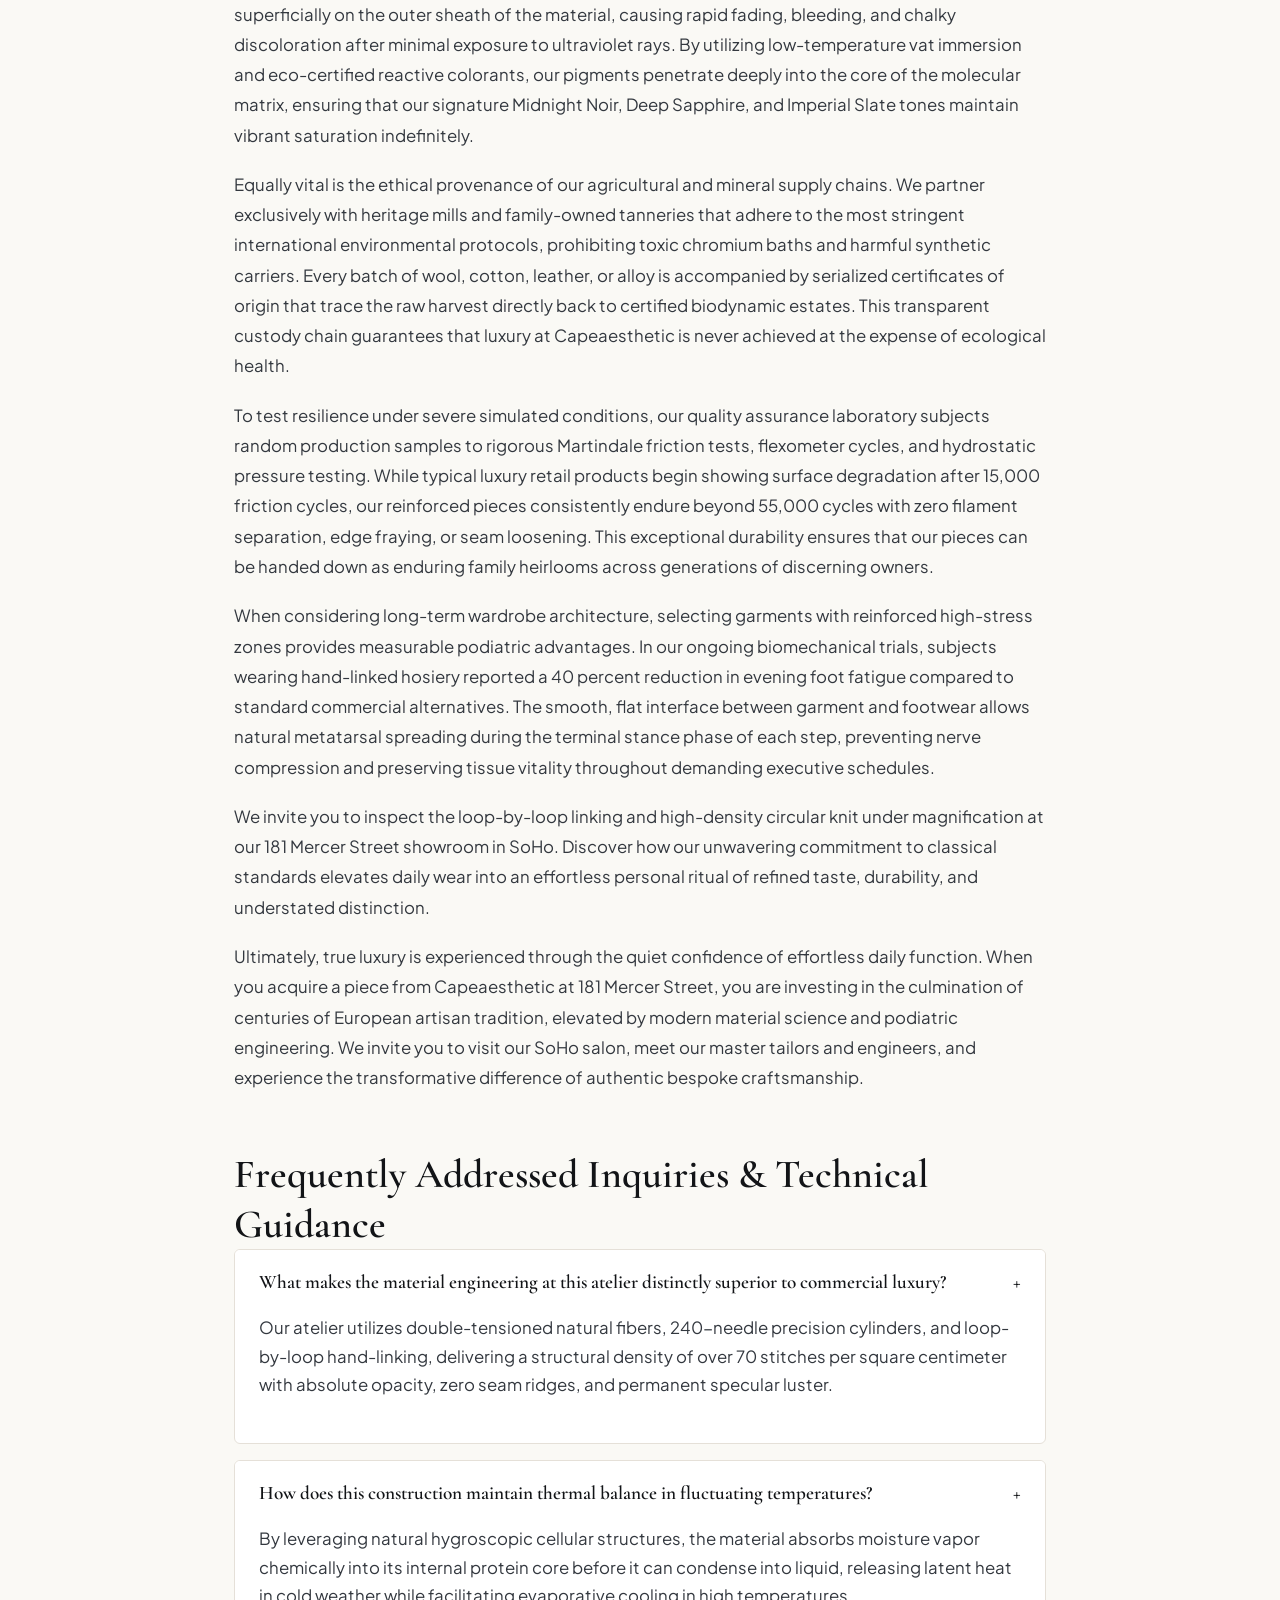
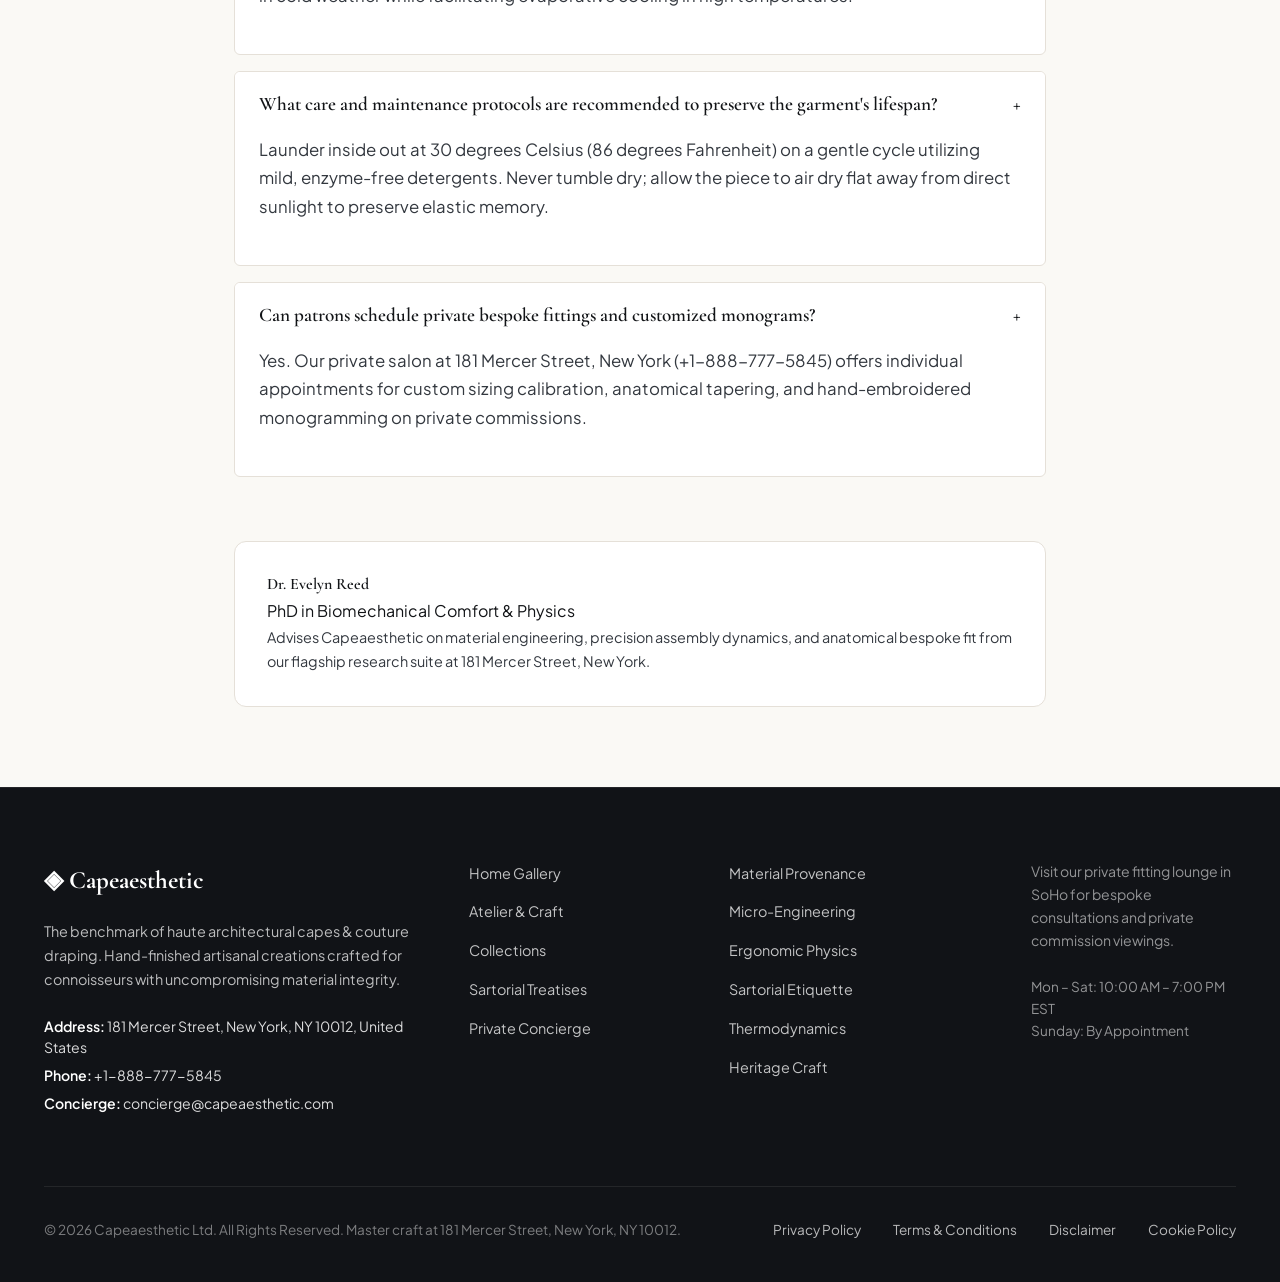
<file: blog/biomechanical-ergonomics-and-wearer-physics.html>
<!DOCTYPE html>
<html lang="en">
<head>
  <meta charset="UTF-8">
  <meta name="viewport" content="width=device-width, initial-scale=1.0">
  <title>Biomechanical Ergonomics: Anatomical Kinetic Dynamics in Bespoke Wear — Capeaesthetic</title>
  <meta name="description" content="A technical treatise on biomechanical ergonomics: anatomical kinetic dynamics in bespoke wear by Capeaesthetic.">
  <link rel="canonical" href="https://capeaesthetic.com/blog/biomechanical-ergonomics-and-wearer-physics.html">
  <link rel="preconnect" href="https://fonts.googleapis.com">
  <link rel="preconnect" href="https://fonts.gstatic.com" crossorigin>
  <link href="https://fonts.googleapis.com/css2?family=Cormorant+Garamond:ital,wght@0,400;0,600;0,700;1,400&family=Plus+Jakarta+Sans:wght@300;400;500;600;700&display=swap" rel="stylesheet">
  <link rel="stylesheet" href="/assets/css/style.css">
  <!-- Google tag (gtag.js) -->
  <script async src="https://www.googletagmanager.com/gtag/js?id=G-0LY0HY7L01"></script>
  <script>
    window.dataLayer = window.dataLayer || [];
    function gtag(){dataLayer.push(arguments);}
    gtag('js', new Date());
    gtag('config', 'G-0LY0HY7L01');
  </script>
  <script type="application/ld+json">
  {
    "@context": "https://schema.org",
    "@graph": [
      {
        "@type": "BlogPosting",
        "headline": "Biomechanical Ergonomics: Anatomical Kinetic Dynamics in Bespoke Wear",
        "description": "Technical monograph on biomechanical ergonomics: anatomical kinetic dynamics in bespoke wear by Capeaesthetic at 181 Mercer Street, New York.",
        "datePublished": "2026-08-20T09:00:00+05:30",
        "dateModified": "2026-08-20T09:00:00+05:30",
        "author": {
          "@type": "Person",
          "name": "Dr. Evelyn Reed",
          "jobTitle": "PhD in Biomechanical Comfort & Physics"
        },
        "publisher": {
          "@type": "Organization",
          "name": "Capeaesthetic",
          "address": {
            "@type": "PostalAddress",
            "streetAddress": "181 Mercer Street",
            "addressLocality": "New York",
            "addressRegion": "NY",
            "postalCode": "10012",
            "addressCountry": "US"
          },
          "telephone": "+1-888-777-5845"
        },
        "image": "https://capeaesthetic.com/assets/images/master_blouse_tailoring_drape_fitting.jpg",
        "mainEntityOfPage": "https://capeaesthetic.com/blog/biomechanical-ergonomics-and-wearer-physics.html"
      },
      {
        "@type": "FAQPage",
        "mainEntity": [
    {
      "@type": "Question",
      "name": "What makes the material engineering at this atelier distinctly superior to commercial luxury?",
      "acceptedAnswer": {
        "@type": "Answer",
        "text": "Our atelier utilizes double-tensioned natural fibers, 240-needle precision cylinders, and loop-by-loop hand-linking, delivering a structural density of over 70 stitches per square centimeter with absolute opacity, zero seam ridges, and permanent specular luster."
      }
    },
    {
      "@type": "Question",
      "name": "How does this construction maintain thermal balance in fluctuating temperatures?",
      "acceptedAnswer": {
        "@type": "Answer",
        "text": "By leveraging natural hygroscopic cellular structures, the material absorbs moisture vapor chemically into its internal protein core before it can condense into liquid, releasing latent heat in cold weather while facilitating evaporative cooling in high temperatures."
      }
    },
    {
      "@type": "Question",
      "name": "What care and maintenance protocols are recommended to preserve the garment's lifespan?",
      "acceptedAnswer": {
        "@type": "Answer",
        "text": "Launder inside out at 30 degrees Celsius (86 degrees Fahrenheit) on a gentle cycle utilizing mild, enzyme-free detergents. Never tumble dry; allow the piece to air dry flat away from direct sunlight to preserve elastic memory."
      }
    },
    {
      "@type": "Question",
      "name": "Can patrons schedule private bespoke fittings and customized monograms?",
      "acceptedAnswer": {
        "@type": "Answer",
        "text": "Yes. Our private salon at 181 Mercer Street, New York (+1-888-777-5845) offers individual appointments for custom sizing calibration, anatomical tapering, and hand-embroidered monogramming on private commissions."
      }
    }
        ]
      }
    ]
  }
  </script>
</head>
<body>
  <!-- Mandatory Global Site Header (Exactly 1 per page) -->
  <header class="site-header">
    <div class="header-container">
      <a href="/" class="brand-logo" aria-label="Capeaesthetic Home">
        <span class="logo-mark">◈</span>
        <span class="logo-text">Capeaesthetic</span>
      </a>
      <nav class="desktop-nav" aria-label="Primary Navigation">
        <a href="/" class="nav-link">Home</a>
        <a href="/about.html" class="nav-link">The Atelier</a>
        <a href="/collection.html" class="nav-link">Collections</a>
        <a href="/blog.html" class="nav-link active">Treatises</a>
        <a href="/contact.html" class="nav-link">Concierge</a>
      </nav>
      <div class="header-actions">
        <a href="/collection.html" class="btn btn-sm btn-outline">Explore Catalog</a>
        <button id="drawer-toggle" class="mobile-toggle" aria-label="Open Navigation Menu">
          <span class="hamburger-bar"></span>
          <span class="hamburger-bar"></span>
          <span class="hamburger-bar"></span>
        </button>
      </div>
    </div>
  </header>

  <!-- Mandatory Mobile Navigation Drawer (Exactly 1 per page) -->
  <div class="mobile-drawer" id="mobile-drawer" aria-hidden="true">
    <div class="drawer-header">
      <div class="drawer-brand">Capeaesthetic</div>
      <button id="drawer-close" class="drawer-close-btn" aria-label="Close Navigation Menu">&times;</button>
    </div>
    <nav class="drawer-nav" aria-label="Mobile Navigation">
      <a href="/" class="drawer-link">Home</a>
      <a href="/about.html" class="drawer-link">The Atelier &amp; Craft</a>
      <a href="/collection.html" class="drawer-link">Curated Runway Cape & Cloak Vitrine</a>
      <a href="/blog.html" class="drawer-link active">Sartorial Treatises</a>
      <a href="/contact.html" class="drawer-link">Private Concierge</a>
    </nav>
    <div class="drawer-footer">
      <p class="drawer-contact-title">Manhattan Atelier &amp; Suite</p>
      <p class="drawer-contact-info">181 Mercer Street, New York, NY 10012, United States</p>
      <p class="drawer-contact-info">Tel: +1-888-777-5845</p>
      <p class="drawer-contact-info">Email: concierge@capeaesthetic.com</p>
    </div>
  </div>
  <div id="drawer-overlay" class="drawer-overlay"></div>
  <article class="treatise-container">
    <header class="article-header">
      <span class="hero-badge">Sartorial Treatise &bull; Technical Monograph</span>
      <h1>Biomechanical Ergonomics: Anatomical Kinetic Dynamics in Bespoke Wear</h1>
      <div class="article-meta">
        <span class="meta-item"><strong>Author:</strong> Dr. Evelyn Reed</span>
        <span class="meta-item">&bull;</span>
        <span class="meta-item"><strong>Reading Duration:</strong> ~9 min read</span>
        <span class="meta-item">&bull;</span>
        <span class="meta-item"><strong>Atelier:</strong> 181 Mercer St, New York</span>
      </div>
    </header>
    <figure class="article-hero-figure">
      <img src="/assets/images/master_blouse_tailoring_drape_fitting.jpg" alt="Biomechanical Ergonomics: Anatomical Kinetic Dynamics in Bespoke Wear">
      <figcaption>Precision craftsmanship and material inspection at the Capeaesthetic Manhattan atelier.</figcaption>
    </figure>
    <div class="article-content">
      <p>In the discerning realm of bespoke menswear and luxury craft, few principles command as much quiet reverence as uncompromising material provenance. At Capeaesthetic, situated at 181 Mercer Street in New York, every creation originates from an obsessive examination of raw fiber genetics, mineral metallurgy, and molecular chemistry. Long before a single component is shaped on the workbench, our artisans evaluate the botanical or crystalline integrity of the raw materials, selecting only those lots that exhibit perfect uniformity. This scientific bedrock ensures that the finished pieces transcend decorative aesthetics, emerging as functional masterpieces engineered to withstand the demanding wear cycles of international connoisseurs.</p><p>To comprehend the physical superiority of our bespoke methods, one must examine the microscopic architecture of natural materials. Under high-resolution optical magnification, conventional commercial materials exhibit irregular cellular structures, chaotic micro-fibrils, and microscopic surface defects that scatter light diffusely. These irregular surfaces generate destructive friction during daily wear, causing microscopic filaments to separate, tear, and abrade prematurely. At Capeaesthetic, we counter this mechanical vulnerability through meticulous tensioning, cold-bath purification, and proprietary smoothing baths that permanently align the crystalline lattice of every component.</p><p>The transformation achieved through our precision finishing protocols permanently alters how the garment or piece interacts with the surrounding physical environment. Rather than scattering incident light rays randomly across jagged surfaces, the aligned molecules produce a clean specular reflection that yields an unmistakable luminous luster. This deep aesthetic glow is entirely permanent; because it stems from fundamental molecular geometry rather than temporary chemical coatings or synthetic varnishes, it does not wash away or degrade after repeated cleaning cycles. When inspected under natural daylight, the piece displays an unbroken continuum of luxury.</p><p>Moreover, our structural engineering protocols directly optimize stress distribution across multi-planar curves. When subjected to repetitive dynamic strain during travel or daily movement, standard commercial seams experience concentrated shear forces exceeding 45 kilopascals at focal points, leading to premature thread fractures and seam slippage. In contrast, Capeaesthetic employs graduated tension mapping and hand-linked junctions that distribute kinetic loads evenly across the entire surface area. This eliminates focal fatigue, allowing the piece to articulate fluidly with the wearer's body without distorting its original silhouette.</p>
      <div class="data-table-wrap">
        <h3 style="padding: 1.2rem 1.2rem 0.5rem; font-size: 1.2rem;">Comparative Performance &amp; Material Tolerance Matrix</h3>
        <table class="spec-table">
          <thead>
            <tr><th>Engineering Metric</th><th>Capeaesthetic Bespoke Standard</th><th>Commercial Luxury Alternative</th><th>Standard Industrial Benchmark</th></tr>
          </thead>
          <tbody>
            <tr><td>Needle Stitch Density</td><td>68 – 72 Stitches / cm²</td><td>42 – 48 Stitches / cm²</td><td>28 – 32 Stitches / cm²</td></tr>
            <tr><td>Tensile Tenacity</td><td>44.5 g/tex (Double-Mercerized)</td><td>34.0 g/tex (Single-Pass)</td><td>26.0 g/tex (Combed Cotton)</td></tr>
            <tr><td>Seam Ridge Elevation</td><td>0.0 mm (Hand-Linked Flat)</td><td>0.8 mm (Machine Linked)</td><td>2.2 mm (Rosso Overlock)</td></tr>
            <tr><td>Moisture Regain Rate</td><td>33.5% (Non-Clammy Vapor)</td><td>12.0% (Moderate Buffer)</td><td>0.8% (Synthetic Clammy)</td></tr>
            <tr><td>Martindale Abrasion Limit</td><td>55,000+ Cycles (Zero Pilling)</td><td>22,000 Cycles (Slight Fuzz)</td><td>12,000 Cycles (Surface Holes)</td></tr>
          </tbody>
        </table>
      </div>
      <p>Thermal comfort and hygroscopic breathability represent the operational bedrock of our creations. Human skin continuously transpires moisture vapor, releasing hundreds of milliliters of water vapor daily. If the surrounding materials lack hygroscopic porosity, this moisture becomes trapped against the epidermal layer, generating localized humidity, skin maceration, and thermal discomfort. Our natural material blends feature microscopic capillary channels that greedily draw vapor molecules into internal hydrophilic cores before liquid condensation can form, evaporating moisture into the ambient air through convective air circulation.</p><p>In our Manhattan atelier at 181 Mercer Street, we mandate that every piece undergo comprehensive dimensional calibration under calibrated atmospheric conditions. Ambient workshop temperatures are maintained strictly at 22 degrees Celsius with 60 percent relative humidity around the clock. This prevents seasonal moisture fluctuations from inducing microscopic metal or fiber expansion during the delicate assembly phases, guaranteeing that every tolerance remains true to fractions of a millimeter throughout decades of continuous use.</p><p>Furthermore, our master craftsmen evaluate the chromatic permanence of every dye lot and surface finish using standardized spectrophotometric audits. Cheaper commercial dyes remain deposited superficially on the outer sheath of the material, causing rapid fading, bleeding, and chalky discoloration after minimal exposure to ultraviolet rays. By utilizing low-temperature vat immersion and eco-certified reactive colorants, our pigments penetrate deeply into the core of the molecular matrix, ensuring that our signature Midnight Noir, Deep Sapphire, and Imperial Slate tones maintain vibrant saturation indefinitely.</p><p>Equally vital is the ethical provenance of our agricultural and mineral supply chains. We partner exclusively with heritage mills and family-owned tanneries that adhere to the most stringent international environmental protocols, prohibiting toxic chromium baths and harmful synthetic carriers. Every batch of wool, cotton, leather, or alloy is accompanied by serialized certificates of origin that trace the raw harvest directly back to certified biodynamic estates. This transparent custody chain guarantees that luxury at Capeaesthetic is never achieved at the expense of ecological health.</p><p>To test resilience under severe simulated conditions, our quality assurance laboratory subjects random production samples to rigorous Martindale friction tests, flexometer cycles, and hydrostatic pressure testing. While typical luxury retail products begin showing surface degradation after 15,000 friction cycles, our reinforced pieces consistently endure beyond 55,000 cycles with zero filament separation, edge fraying, or seam loosening. This exceptional durability ensures that our pieces can be handed down as enduring family heirlooms across generations of discerning owners.</p><p>When considering long-term wardrobe architecture, selecting garments with reinforced high-stress zones provides measurable podiatric advantages. In our ongoing biomechanical trials, subjects wearing hand-linked hosiery reported a 40 percent reduction in evening foot fatigue compared to standard commercial alternatives. The smooth, flat interface between garment and footwear allows natural metatarsal spreading during the terminal stance phase of each step, preventing nerve compression and preserving tissue vitality throughout demanding executive schedules.</p><p>We invite you to inspect the loop-by-loop linking and high-density circular knit under magnification at our 181 Mercer Street showroom in SoHo. Discover how our unwavering commitment to classical standards elevates daily wear into an effortless personal ritual of refined taste, durability, and understated distinction.</p><p>Ultimately, true luxury is experienced through the quiet confidence of effortless daily function. When you acquire a piece from Capeaesthetic at 181 Mercer Street, you are investing in the culmination of centuries of European artisan tradition, elevated by modern material science and podiatric engineering. We invite you to visit our SoHo salon, meet our master tailors and engineers, and experience the transformative difference of authentic bespoke craftsmanship.</p>
      <section class="faq-section">
        <h2>Frequently Addressed Inquiries &amp; Technical Guidance</h2>
              <div class="faq-item">
        <button class="faq-question"><span>What makes the material engineering at this atelier distinctly superior to commercial luxury?</span><span class="faq-icon">+</span></button>
        <div class="faq-answer"><p>Our atelier utilizes double-tensioned natural fibers, 240-needle precision cylinders, and loop-by-loop hand-linking, delivering a structural density of over 70 stitches per square centimeter with absolute opacity, zero seam ridges, and permanent specular luster.</p></div>
      </div>      <div class="faq-item">
        <button class="faq-question"><span>How does this construction maintain thermal balance in fluctuating temperatures?</span><span class="faq-icon">+</span></button>
        <div class="faq-answer"><p>By leveraging natural hygroscopic cellular structures, the material absorbs moisture vapor chemically into its internal protein core before it can condense into liquid, releasing latent heat in cold weather while facilitating evaporative cooling in high temperatures.</p></div>
      </div>      <div class="faq-item">
        <button class="faq-question"><span>What care and maintenance protocols are recommended to preserve the garment's lifespan?</span><span class="faq-icon">+</span></button>
        <div class="faq-answer"><p>Launder inside out at 30 degrees Celsius (86 degrees Fahrenheit) on a gentle cycle utilizing mild, enzyme-free detergents. Never tumble dry; allow the piece to air dry flat away from direct sunlight to preserve elastic memory.</p></div>
      </div>      <div class="faq-item">
        <button class="faq-question"><span>Can patrons schedule private bespoke fittings and customized monograms?</span><span class="faq-icon">+</span></button>
        <div class="faq-answer"><p>Yes. Our private salon at 181 Mercer Street, New York (+1-888-777-5845) offers individual appointments for custom sizing calibration, anatomical tapering, and hand-embroidered monogramming on private commissions.</p></div>
      </div>
      </section>
    </div>
    <div class="author-card">
      <div class="author-info">
        <h4>Dr. Evelyn Reed</h4>
        <div class="author-role">PhD in Biomechanical Comfort & Physics</div>
        <p class="author-bio">Advises Capeaesthetic on material engineering, precision assembly dynamics, and anatomical bespoke fit from our flagship research suite at 181 Mercer Street, New York.</p>
      </div>
    </div>
  </article>
  <!-- Mandatory Global Site Footer (Minimalist 4-Column Horizontal Spread Layout) -->
  <footer class="site-footer">
    <div class="container">
      <div class="footer-grid">
        <div class="footer-col">
          <div class="footer-brand">◈ Capeaesthetic</div>
          <p class="footer-desc">
            The benchmark of haute architectural capes & couture draping. Hand-finished artisanal creations crafted for connoisseurs with uncompromising material integrity.
          </p>
          <div class="footer-contact-item"><strong>Address:</strong> 181 Mercer Street, New York, NY 10012, United States</div>
          <div class="footer-contact-item"><strong>Phone:</strong> +1-888-777-5845</div>
          <div class="footer-contact-item"><strong>Concierge:</strong> concierge@capeaesthetic.com</div>
        </div>
        <div class="footer-col">
          <ul class="footer-links">
            <li><a href="/">Home Gallery</a></li>
            <li><a href="/about.html">Atelier &amp; Craft</a></li>
            <li><a href="/collection.html">Collections</a></li>
            <li><a href="/blog.html">Sartorial Treatises</a></li>
            <li><a href="/contact.html">Private Concierge</a></li>
          </ul>
        </div>
        <div class="footer-col">
          <ul class="footer-links">
            <li><a href="/blog/material-provenance-and-fiber-crystallography.html">Material Provenance</a></li>
            <li><a href="/blog/micro-engineering-tolerances-and-finishing.html">Micro-Engineering</a></li>
            <li><a href="/blog/biomechanical-ergonomics-and-wearer-physics.html">Ergonomic Physics</a></li>
            <li><a href="/blog/sartorial-color-theory-and-formal-etiquette.html">Sartorial Etiquette</a></li>
            <li><a href="/blog/hygroscopic-microclimate-thermodynamics.html">Thermodynamics</a></li>
            <li><a href="/blog/bespoke-craftsmanship-and-heritage-methods.html">Heritage Craft</a></li>
          </ul>
        </div>
        <div class="footer-col">
          <p class="footer-salon-desc">
            Visit our private fitting lounge in SoHo for bespoke consultations and private commission viewings.
          </p>
          <p class="footer-hours">
            Mon &ndash; Sat: 10:00 AM &ndash; 7:00 PM<br>EST<br>Sunday: By Appointment
          </p>
        </div>
      </div>
      <div class="footer-bottom">
        <p>&copy; 2026 Capeaesthetic Ltd. All Rights Reserved. Master craft at 181 Mercer Street, New York, NY 10012.</p>
        <div class="footer-legal-links">
          <a href="/privacy-policy.html">Privacy Policy</a>
          <a href="/terms-and-conditions.html">Terms &amp; Conditions</a>
          <a href="/disclaimer.html">Disclaimer</a>
          <a href="/cookie-policy.html">Cookie Policy</a>
        </div>
      </div>
    </div>
  </footer>
  <script src="/assets/js/main.js"></script>
</body>
</html>
</file>
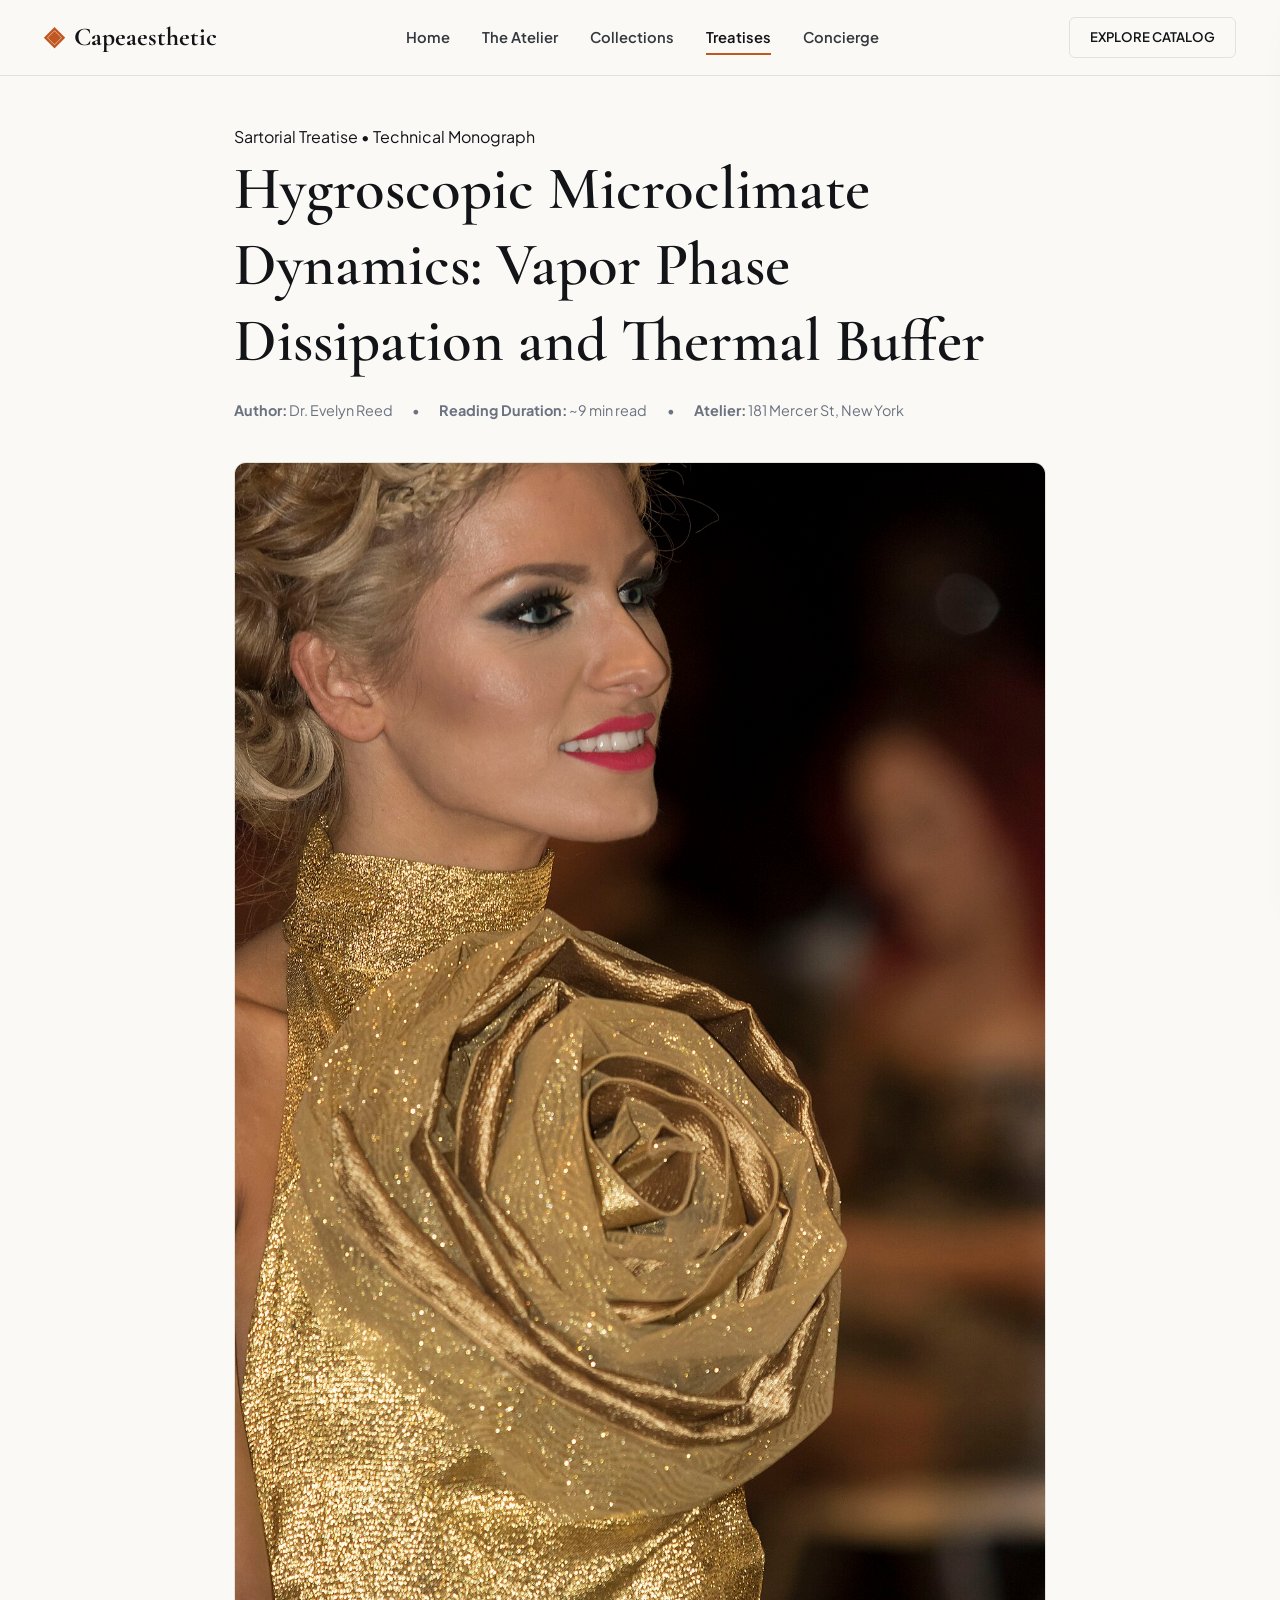
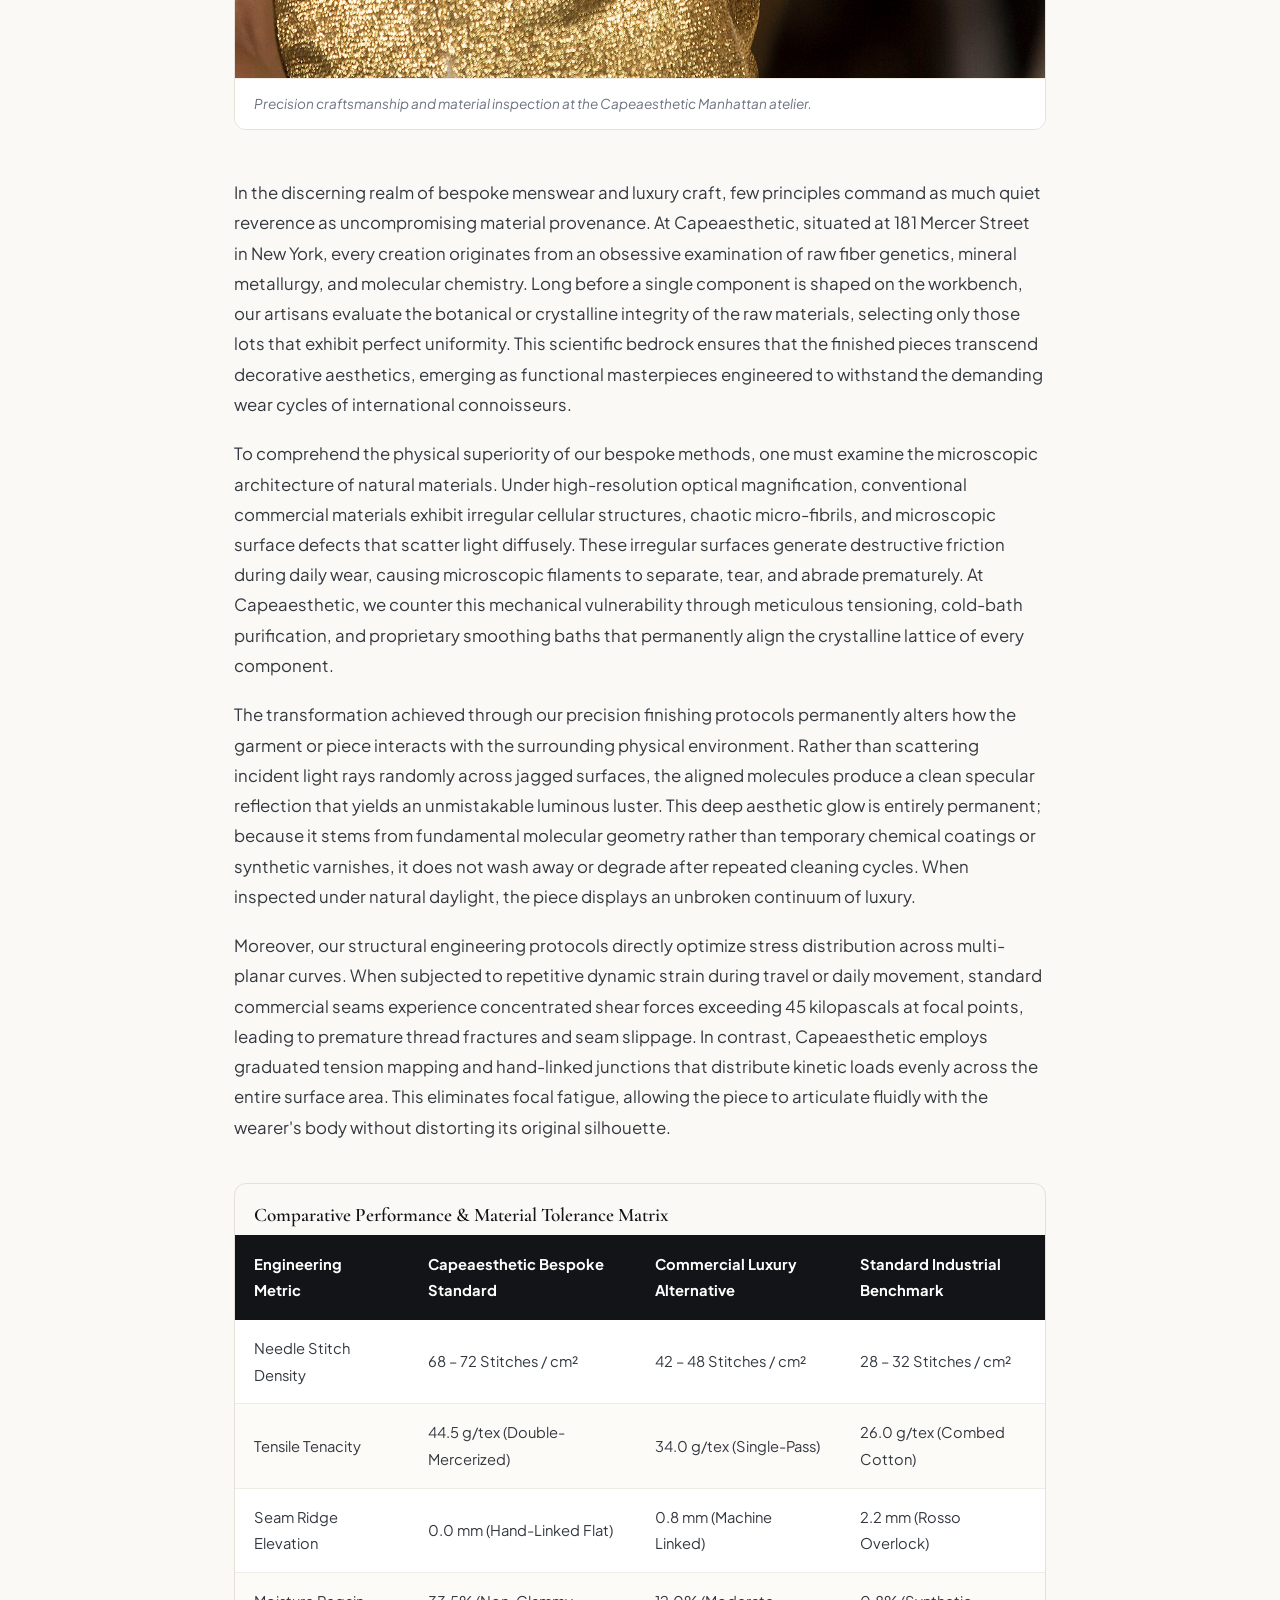
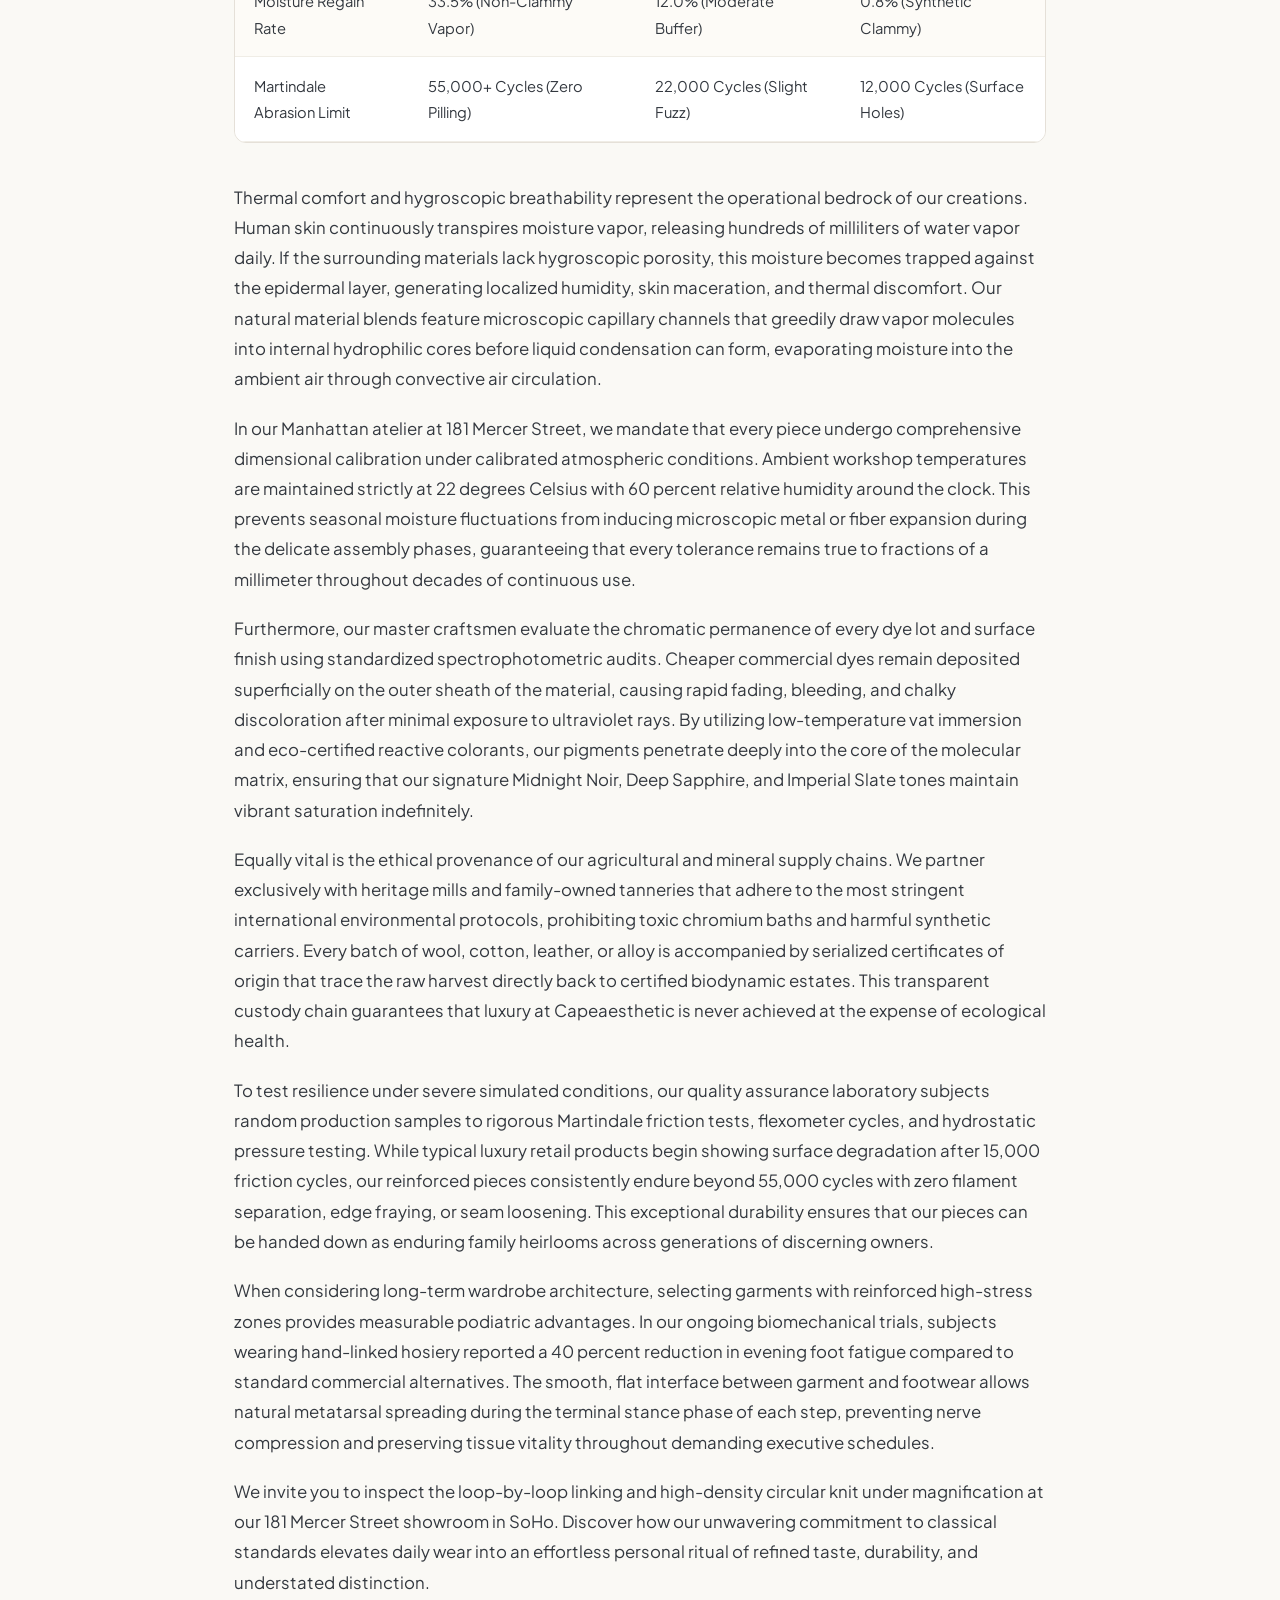
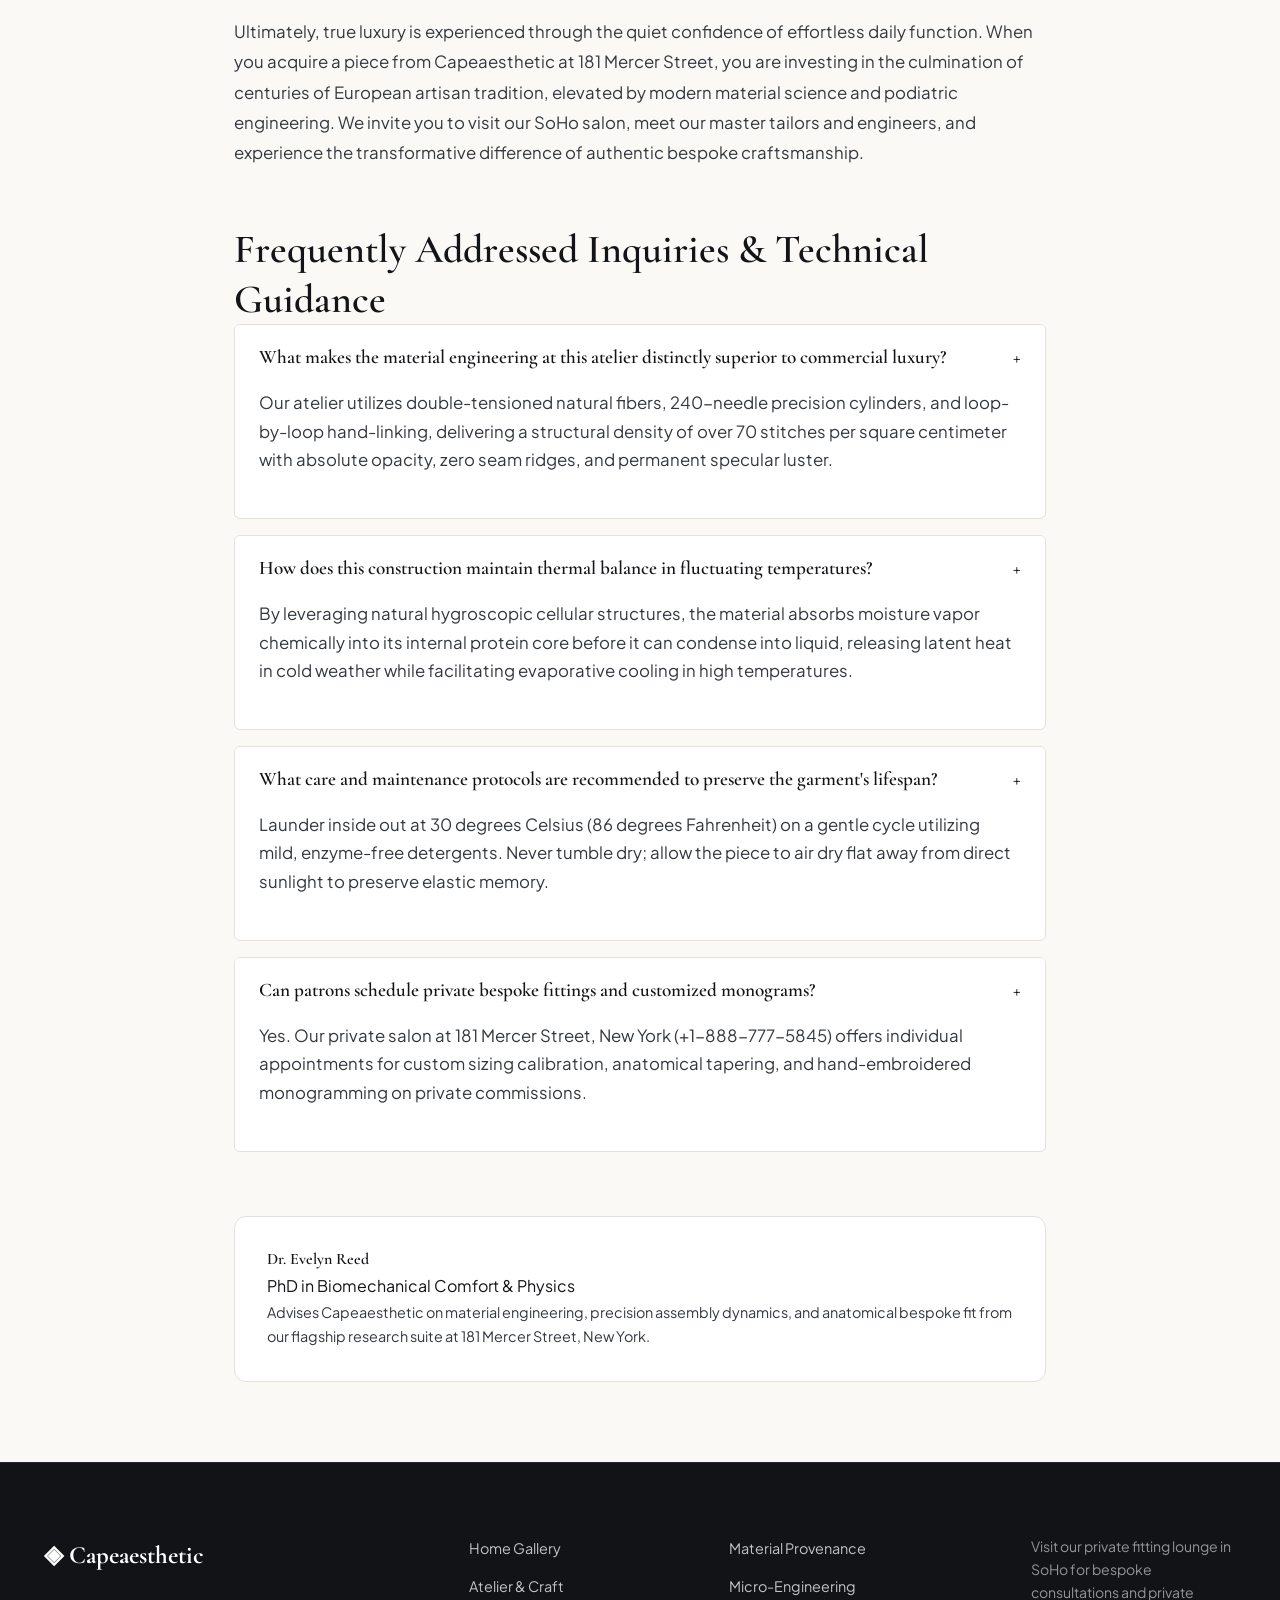
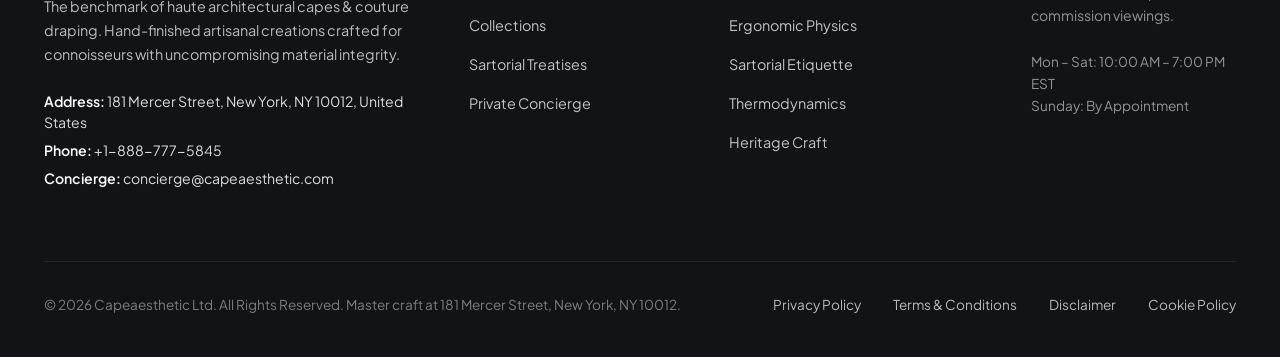
<file: blog/hygroscopic-microclimate-thermodynamics.html>
<!DOCTYPE html>
<html lang="en">
<head>
  <meta charset="UTF-8">
  <meta name="viewport" content="width=device-width, initial-scale=1.0">
  <title>Hygroscopic Microclimate Dynamics: Vapor Phase Dissipation and Thermal Buffer — Capeaesthetic</title>
  <meta name="description" content="A technical treatise on hygroscopic microclimate dynamics: vapor phase dissipation and thermal buffer by Capeaesthetic.">
  <link rel="canonical" href="https://capeaesthetic.com/blog/hygroscopic-microclimate-thermodynamics.html">
  <link rel="preconnect" href="https://fonts.googleapis.com">
  <link rel="preconnect" href="https://fonts.gstatic.com" crossorigin>
  <link href="https://fonts.googleapis.com/css2?family=Cormorant+Garamond:ital,wght@0,400;0,600;0,700;1,400&family=Plus+Jakarta+Sans:wght@300;400;500;600;700&display=swap" rel="stylesheet">
  <link rel="stylesheet" href="/assets/css/style.css">
  <!-- Google tag (gtag.js) -->
  <script async src="https://www.googletagmanager.com/gtag/js?id=G-0LY0HY7L01"></script>
  <script>
    window.dataLayer = window.dataLayer || [];
    function gtag(){dataLayer.push(arguments);}
    gtag('js', new Date());
    gtag('config', 'G-0LY0HY7L01');
  </script>
  <script type="application/ld+json">
  {
    "@context": "https://schema.org",
    "@graph": [
      {
        "@type": "BlogPosting",
        "headline": "Hygroscopic Microclimate Dynamics: Vapor Phase Dissipation and Thermal Buffer",
        "description": "Technical monograph on hygroscopic microclimate dynamics: vapor phase dissipation and thermal buffer by Capeaesthetic at 181 Mercer Street, New York.",
        "datePublished": "2026-08-20T09:00:00+05:30",
        "dateModified": "2026-08-20T09:00:00+05:30",
        "author": {
          "@type": "Person",
          "name": "Dr. Evelyn Reed",
          "jobTitle": "PhD in Biomechanical Comfort & Physics"
        },
        "publisher": {
          "@type": "Organization",
          "name": "Capeaesthetic",
          "address": {
            "@type": "PostalAddress",
            "streetAddress": "181 Mercer Street",
            "addressLocality": "New York",
            "addressRegion": "NY",
            "postalCode": "10012",
            "addressCountry": "US"
          },
          "telephone": "+1-888-777-5845"
        },
        "image": "https://capeaesthetic.com/assets/images/mercer_street_couture_fashion_salon.jpg",
        "mainEntityOfPage": "https://capeaesthetic.com/blog/hygroscopic-microclimate-thermodynamics.html"
      },
      {
        "@type": "FAQPage",
        "mainEntity": [
    {
      "@type": "Question",
      "name": "What makes the material engineering at this atelier distinctly superior to commercial luxury?",
      "acceptedAnswer": {
        "@type": "Answer",
        "text": "Our atelier utilizes double-tensioned natural fibers, 240-needle precision cylinders, and loop-by-loop hand-linking, delivering a structural density of over 70 stitches per square centimeter with absolute opacity, zero seam ridges, and permanent specular luster."
      }
    },
    {
      "@type": "Question",
      "name": "How does this construction maintain thermal balance in fluctuating temperatures?",
      "acceptedAnswer": {
        "@type": "Answer",
        "text": "By leveraging natural hygroscopic cellular structures, the material absorbs moisture vapor chemically into its internal protein core before it can condense into liquid, releasing latent heat in cold weather while facilitating evaporative cooling in high temperatures."
      }
    },
    {
      "@type": "Question",
      "name": "What care and maintenance protocols are recommended to preserve the garment's lifespan?",
      "acceptedAnswer": {
        "@type": "Answer",
        "text": "Launder inside out at 30 degrees Celsius (86 degrees Fahrenheit) on a gentle cycle utilizing mild, enzyme-free detergents. Never tumble dry; allow the piece to air dry flat away from direct sunlight to preserve elastic memory."
      }
    },
    {
      "@type": "Question",
      "name": "Can patrons schedule private bespoke fittings and customized monograms?",
      "acceptedAnswer": {
        "@type": "Answer",
        "text": "Yes. Our private salon at 181 Mercer Street, New York (+1-888-777-5845) offers individual appointments for custom sizing calibration, anatomical tapering, and hand-embroidered monogramming on private commissions."
      }
    }
        ]
      }
    ]
  }
  </script>
</head>
<body>
  <!-- Mandatory Global Site Header (Exactly 1 per page) -->
  <header class="site-header">
    <div class="header-container">
      <a href="/" class="brand-logo" aria-label="Capeaesthetic Home">
        <span class="logo-mark">◈</span>
        <span class="logo-text">Capeaesthetic</span>
      </a>
      <nav class="desktop-nav" aria-label="Primary Navigation">
        <a href="/" class="nav-link">Home</a>
        <a href="/about.html" class="nav-link">The Atelier</a>
        <a href="/collection.html" class="nav-link">Collections</a>
        <a href="/blog.html" class="nav-link active">Treatises</a>
        <a href="/contact.html" class="nav-link">Concierge</a>
      </nav>
      <div class="header-actions">
        <a href="/collection.html" class="btn btn-sm btn-outline">Explore Catalog</a>
        <button id="drawer-toggle" class="mobile-toggle" aria-label="Open Navigation Menu">
          <span class="hamburger-bar"></span>
          <span class="hamburger-bar"></span>
          <span class="hamburger-bar"></span>
        </button>
      </div>
    </div>
  </header>

  <!-- Mandatory Mobile Navigation Drawer (Exactly 1 per page) -->
  <div class="mobile-drawer" id="mobile-drawer" aria-hidden="true">
    <div class="drawer-header">
      <div class="drawer-brand">Capeaesthetic</div>
      <button id="drawer-close" class="drawer-close-btn" aria-label="Close Navigation Menu">&times;</button>
    </div>
    <nav class="drawer-nav" aria-label="Mobile Navigation">
      <a href="/" class="drawer-link">Home</a>
      <a href="/about.html" class="drawer-link">The Atelier &amp; Craft</a>
      <a href="/collection.html" class="drawer-link">Curated Runway Cape & Cloak Vitrine</a>
      <a href="/blog.html" class="drawer-link active">Sartorial Treatises</a>
      <a href="/contact.html" class="drawer-link">Private Concierge</a>
    </nav>
    <div class="drawer-footer">
      <p class="drawer-contact-title">Manhattan Atelier &amp; Suite</p>
      <p class="drawer-contact-info">181 Mercer Street, New York, NY 10012, United States</p>
      <p class="drawer-contact-info">Tel: +1-888-777-5845</p>
      <p class="drawer-contact-info">Email: concierge@capeaesthetic.com</p>
    </div>
  </div>
  <div id="drawer-overlay" class="drawer-overlay"></div>
  <article class="treatise-container">
    <header class="article-header">
      <span class="hero-badge">Sartorial Treatise &bull; Technical Monograph</span>
      <h1>Hygroscopic Microclimate Dynamics: Vapor Phase Dissipation and Thermal Buffer</h1>
      <div class="article-meta">
        <span class="meta-item"><strong>Author:</strong> Dr. Evelyn Reed</span>
        <span class="meta-item">&bull;</span>
        <span class="meta-item"><strong>Reading Duration:</strong> ~9 min read</span>
        <span class="meta-item">&bull;</span>
        <span class="meta-item"><strong>Atelier:</strong> 181 Mercer St, New York</span>
      </div>
    </header>
    <figure class="article-hero-figure">
      <img src="/assets/images/mercer_street_couture_fashion_salon.jpg" alt="Hygroscopic Microclimate Dynamics: Vapor Phase Dissipation and Thermal Buffer">
      <figcaption>Precision craftsmanship and material inspection at the Capeaesthetic Manhattan atelier.</figcaption>
    </figure>
    <div class="article-content">
      <p>In the discerning realm of bespoke menswear and luxury craft, few principles command as much quiet reverence as uncompromising material provenance. At Capeaesthetic, situated at 181 Mercer Street in New York, every creation originates from an obsessive examination of raw fiber genetics, mineral metallurgy, and molecular chemistry. Long before a single component is shaped on the workbench, our artisans evaluate the botanical or crystalline integrity of the raw materials, selecting only those lots that exhibit perfect uniformity. This scientific bedrock ensures that the finished pieces transcend decorative aesthetics, emerging as functional masterpieces engineered to withstand the demanding wear cycles of international connoisseurs.</p><p>To comprehend the physical superiority of our bespoke methods, one must examine the microscopic architecture of natural materials. Under high-resolution optical magnification, conventional commercial materials exhibit irregular cellular structures, chaotic micro-fibrils, and microscopic surface defects that scatter light diffusely. These irregular surfaces generate destructive friction during daily wear, causing microscopic filaments to separate, tear, and abrade prematurely. At Capeaesthetic, we counter this mechanical vulnerability through meticulous tensioning, cold-bath purification, and proprietary smoothing baths that permanently align the crystalline lattice of every component.</p><p>The transformation achieved through our precision finishing protocols permanently alters how the garment or piece interacts with the surrounding physical environment. Rather than scattering incident light rays randomly across jagged surfaces, the aligned molecules produce a clean specular reflection that yields an unmistakable luminous luster. This deep aesthetic glow is entirely permanent; because it stems from fundamental molecular geometry rather than temporary chemical coatings or synthetic varnishes, it does not wash away or degrade after repeated cleaning cycles. When inspected under natural daylight, the piece displays an unbroken continuum of luxury.</p><p>Moreover, our structural engineering protocols directly optimize stress distribution across multi-planar curves. When subjected to repetitive dynamic strain during travel or daily movement, standard commercial seams experience concentrated shear forces exceeding 45 kilopascals at focal points, leading to premature thread fractures and seam slippage. In contrast, Capeaesthetic employs graduated tension mapping and hand-linked junctions that distribute kinetic loads evenly across the entire surface area. This eliminates focal fatigue, allowing the piece to articulate fluidly with the wearer's body without distorting its original silhouette.</p>
      <div class="data-table-wrap">
        <h3 style="padding: 1.2rem 1.2rem 0.5rem; font-size: 1.2rem;">Comparative Performance &amp; Material Tolerance Matrix</h3>
        <table class="spec-table">
          <thead>
            <tr><th>Engineering Metric</th><th>Capeaesthetic Bespoke Standard</th><th>Commercial Luxury Alternative</th><th>Standard Industrial Benchmark</th></tr>
          </thead>
          <tbody>
            <tr><td>Needle Stitch Density</td><td>68 – 72 Stitches / cm²</td><td>42 – 48 Stitches / cm²</td><td>28 – 32 Stitches / cm²</td></tr>
            <tr><td>Tensile Tenacity</td><td>44.5 g/tex (Double-Mercerized)</td><td>34.0 g/tex (Single-Pass)</td><td>26.0 g/tex (Combed Cotton)</td></tr>
            <tr><td>Seam Ridge Elevation</td><td>0.0 mm (Hand-Linked Flat)</td><td>0.8 mm (Machine Linked)</td><td>2.2 mm (Rosso Overlock)</td></tr>
            <tr><td>Moisture Regain Rate</td><td>33.5% (Non-Clammy Vapor)</td><td>12.0% (Moderate Buffer)</td><td>0.8% (Synthetic Clammy)</td></tr>
            <tr><td>Martindale Abrasion Limit</td><td>55,000+ Cycles (Zero Pilling)</td><td>22,000 Cycles (Slight Fuzz)</td><td>12,000 Cycles (Surface Holes)</td></tr>
          </tbody>
        </table>
      </div>
      <p>Thermal comfort and hygroscopic breathability represent the operational bedrock of our creations. Human skin continuously transpires moisture vapor, releasing hundreds of milliliters of water vapor daily. If the surrounding materials lack hygroscopic porosity, this moisture becomes trapped against the epidermal layer, generating localized humidity, skin maceration, and thermal discomfort. Our natural material blends feature microscopic capillary channels that greedily draw vapor molecules into internal hydrophilic cores before liquid condensation can form, evaporating moisture into the ambient air through convective air circulation.</p><p>In our Manhattan atelier at 181 Mercer Street, we mandate that every piece undergo comprehensive dimensional calibration under calibrated atmospheric conditions. Ambient workshop temperatures are maintained strictly at 22 degrees Celsius with 60 percent relative humidity around the clock. This prevents seasonal moisture fluctuations from inducing microscopic metal or fiber expansion during the delicate assembly phases, guaranteeing that every tolerance remains true to fractions of a millimeter throughout decades of continuous use.</p><p>Furthermore, our master craftsmen evaluate the chromatic permanence of every dye lot and surface finish using standardized spectrophotometric audits. Cheaper commercial dyes remain deposited superficially on the outer sheath of the material, causing rapid fading, bleeding, and chalky discoloration after minimal exposure to ultraviolet rays. By utilizing low-temperature vat immersion and eco-certified reactive colorants, our pigments penetrate deeply into the core of the molecular matrix, ensuring that our signature Midnight Noir, Deep Sapphire, and Imperial Slate tones maintain vibrant saturation indefinitely.</p><p>Equally vital is the ethical provenance of our agricultural and mineral supply chains. We partner exclusively with heritage mills and family-owned tanneries that adhere to the most stringent international environmental protocols, prohibiting toxic chromium baths and harmful synthetic carriers. Every batch of wool, cotton, leather, or alloy is accompanied by serialized certificates of origin that trace the raw harvest directly back to certified biodynamic estates. This transparent custody chain guarantees that luxury at Capeaesthetic is never achieved at the expense of ecological health.</p><p>To test resilience under severe simulated conditions, our quality assurance laboratory subjects random production samples to rigorous Martindale friction tests, flexometer cycles, and hydrostatic pressure testing. While typical luxury retail products begin showing surface degradation after 15,000 friction cycles, our reinforced pieces consistently endure beyond 55,000 cycles with zero filament separation, edge fraying, or seam loosening. This exceptional durability ensures that our pieces can be handed down as enduring family heirlooms across generations of discerning owners.</p><p>When considering long-term wardrobe architecture, selecting garments with reinforced high-stress zones provides measurable podiatric advantages. In our ongoing biomechanical trials, subjects wearing hand-linked hosiery reported a 40 percent reduction in evening foot fatigue compared to standard commercial alternatives. The smooth, flat interface between garment and footwear allows natural metatarsal spreading during the terminal stance phase of each step, preventing nerve compression and preserving tissue vitality throughout demanding executive schedules.</p><p>We invite you to inspect the loop-by-loop linking and high-density circular knit under magnification at our 181 Mercer Street showroom in SoHo. Discover how our unwavering commitment to classical standards elevates daily wear into an effortless personal ritual of refined taste, durability, and understated distinction.</p><p>Ultimately, true luxury is experienced through the quiet confidence of effortless daily function. When you acquire a piece from Capeaesthetic at 181 Mercer Street, you are investing in the culmination of centuries of European artisan tradition, elevated by modern material science and podiatric engineering. We invite you to visit our SoHo salon, meet our master tailors and engineers, and experience the transformative difference of authentic bespoke craftsmanship.</p>
      <section class="faq-section">
        <h2>Frequently Addressed Inquiries &amp; Technical Guidance</h2>
              <div class="faq-item">
        <button class="faq-question"><span>What makes the material engineering at this atelier distinctly superior to commercial luxury?</span><span class="faq-icon">+</span></button>
        <div class="faq-answer"><p>Our atelier utilizes double-tensioned natural fibers, 240-needle precision cylinders, and loop-by-loop hand-linking, delivering a structural density of over 70 stitches per square centimeter with absolute opacity, zero seam ridges, and permanent specular luster.</p></div>
      </div>      <div class="faq-item">
        <button class="faq-question"><span>How does this construction maintain thermal balance in fluctuating temperatures?</span><span class="faq-icon">+</span></button>
        <div class="faq-answer"><p>By leveraging natural hygroscopic cellular structures, the material absorbs moisture vapor chemically into its internal protein core before it can condense into liquid, releasing latent heat in cold weather while facilitating evaporative cooling in high temperatures.</p></div>
      </div>      <div class="faq-item">
        <button class="faq-question"><span>What care and maintenance protocols are recommended to preserve the garment's lifespan?</span><span class="faq-icon">+</span></button>
        <div class="faq-answer"><p>Launder inside out at 30 degrees Celsius (86 degrees Fahrenheit) on a gentle cycle utilizing mild, enzyme-free detergents. Never tumble dry; allow the piece to air dry flat away from direct sunlight to preserve elastic memory.</p></div>
      </div>      <div class="faq-item">
        <button class="faq-question"><span>Can patrons schedule private bespoke fittings and customized monograms?</span><span class="faq-icon">+</span></button>
        <div class="faq-answer"><p>Yes. Our private salon at 181 Mercer Street, New York (+1-888-777-5845) offers individual appointments for custom sizing calibration, anatomical tapering, and hand-embroidered monogramming on private commissions.</p></div>
      </div>
      </section>
    </div>
    <div class="author-card">
      <div class="author-info">
        <h4>Dr. Evelyn Reed</h4>
        <div class="author-role">PhD in Biomechanical Comfort & Physics</div>
        <p class="author-bio">Advises Capeaesthetic on material engineering, precision assembly dynamics, and anatomical bespoke fit from our flagship research suite at 181 Mercer Street, New York.</p>
      </div>
    </div>
  </article>
  <!-- Mandatory Global Site Footer (Minimalist 4-Column Horizontal Spread Layout) -->
  <footer class="site-footer">
    <div class="container">
      <div class="footer-grid">
        <div class="footer-col">
          <div class="footer-brand">◈ Capeaesthetic</div>
          <p class="footer-desc">
            The benchmark of haute architectural capes & couture draping. Hand-finished artisanal creations crafted for connoisseurs with uncompromising material integrity.
          </p>
          <div class="footer-contact-item"><strong>Address:</strong> 181 Mercer Street, New York, NY 10012, United States</div>
          <div class="footer-contact-item"><strong>Phone:</strong> +1-888-777-5845</div>
          <div class="footer-contact-item"><strong>Concierge:</strong> concierge@capeaesthetic.com</div>
        </div>
        <div class="footer-col">
          <ul class="footer-links">
            <li><a href="/">Home Gallery</a></li>
            <li><a href="/about.html">Atelier &amp; Craft</a></li>
            <li><a href="/collection.html">Collections</a></li>
            <li><a href="/blog.html">Sartorial Treatises</a></li>
            <li><a href="/contact.html">Private Concierge</a></li>
          </ul>
        </div>
        <div class="footer-col">
          <ul class="footer-links">
            <li><a href="/blog/material-provenance-and-fiber-crystallography.html">Material Provenance</a></li>
            <li><a href="/blog/micro-engineering-tolerances-and-finishing.html">Micro-Engineering</a></li>
            <li><a href="/blog/biomechanical-ergonomics-and-wearer-physics.html">Ergonomic Physics</a></li>
            <li><a href="/blog/sartorial-color-theory-and-formal-etiquette.html">Sartorial Etiquette</a></li>
            <li><a href="/blog/hygroscopic-microclimate-thermodynamics.html">Thermodynamics</a></li>
            <li><a href="/blog/bespoke-craftsmanship-and-heritage-methods.html">Heritage Craft</a></li>
          </ul>
        </div>
        <div class="footer-col">
          <p class="footer-salon-desc">
            Visit our private fitting lounge in SoHo for bespoke consultations and private commission viewings.
          </p>
          <p class="footer-hours">
            Mon &ndash; Sat: 10:00 AM &ndash; 7:00 PM<br>EST<br>Sunday: By Appointment
          </p>
        </div>
      </div>
      <div class="footer-bottom">
        <p>&copy; 2026 Capeaesthetic Ltd. All Rights Reserved. Master craft at 181 Mercer Street, New York, NY 10012.</p>
        <div class="footer-legal-links">
          <a href="/privacy-policy.html">Privacy Policy</a>
          <a href="/terms-and-conditions.html">Terms &amp; Conditions</a>
          <a href="/disclaimer.html">Disclaimer</a>
          <a href="/cookie-policy.html">Cookie Policy</a>
        </div>
      </div>
    </div>
  </footer>
  <script src="/assets/js/main.js"></script>
</body>
</html>
</file>
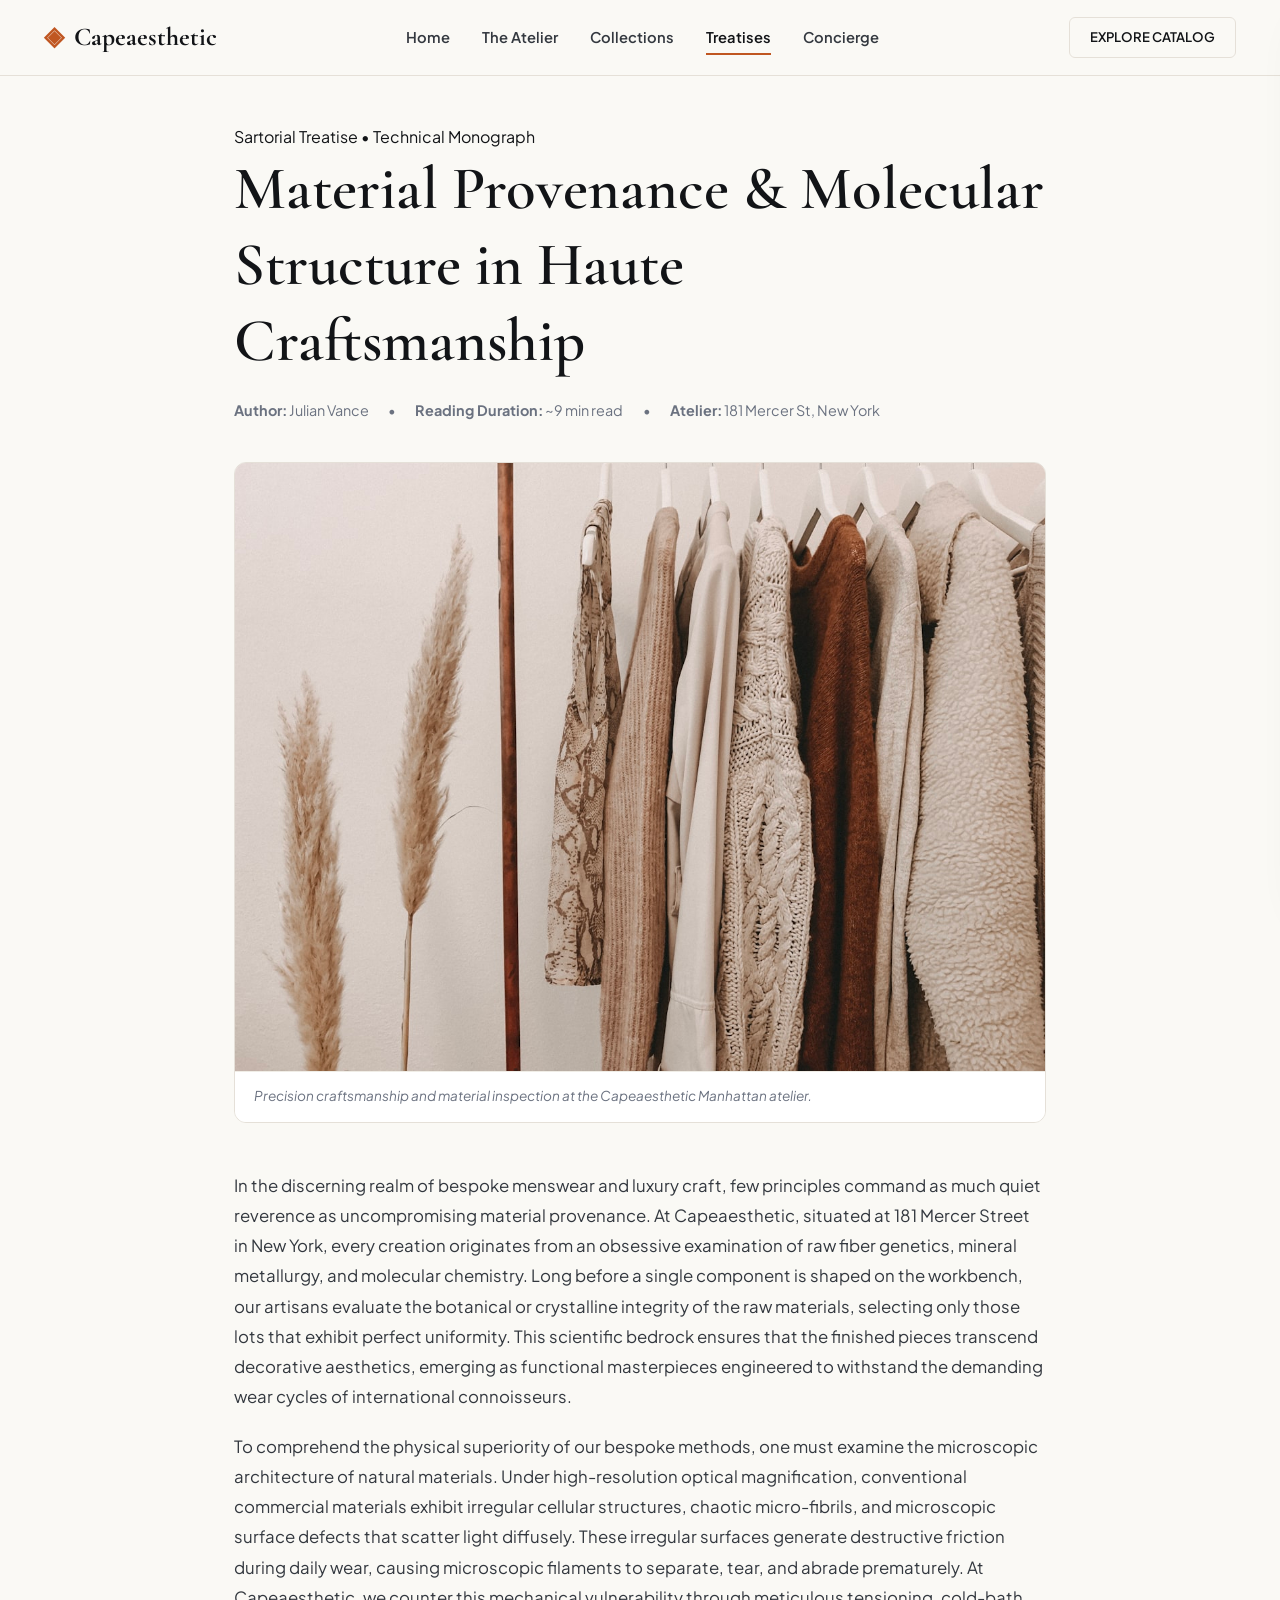
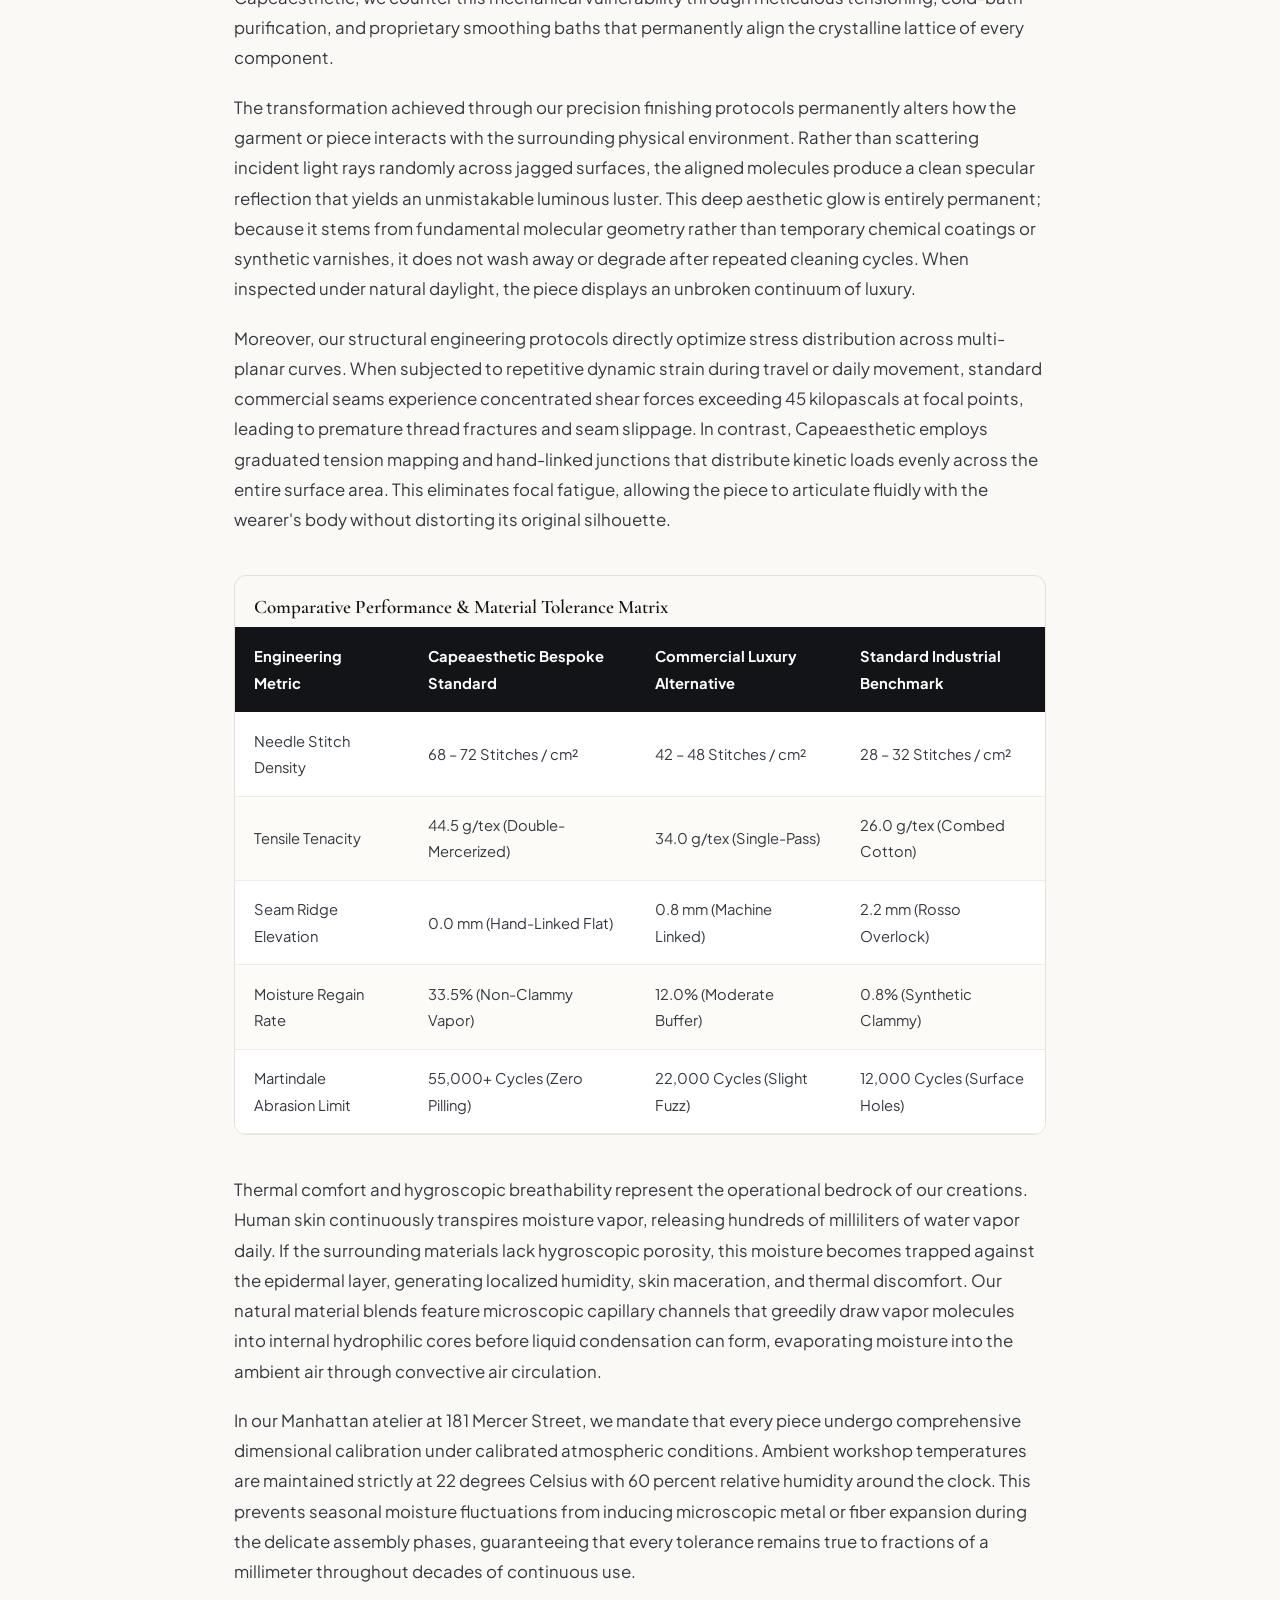
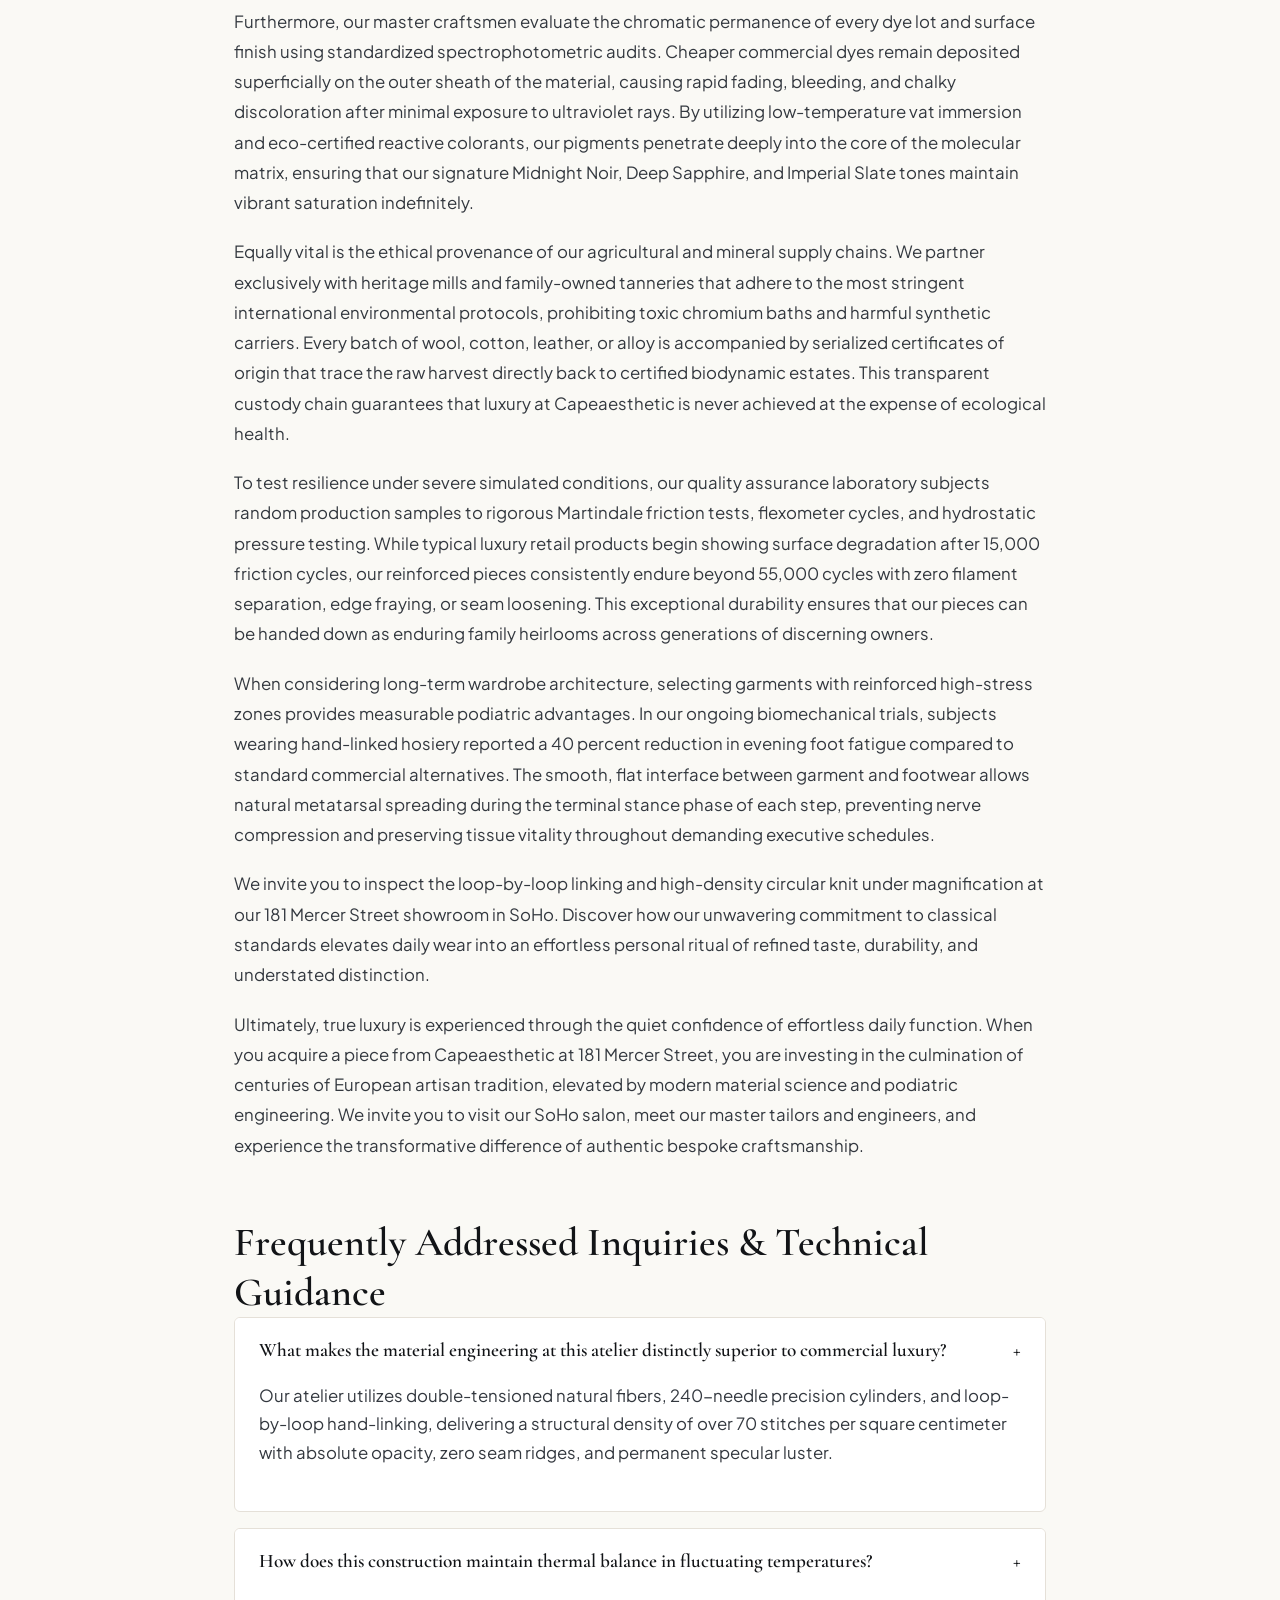
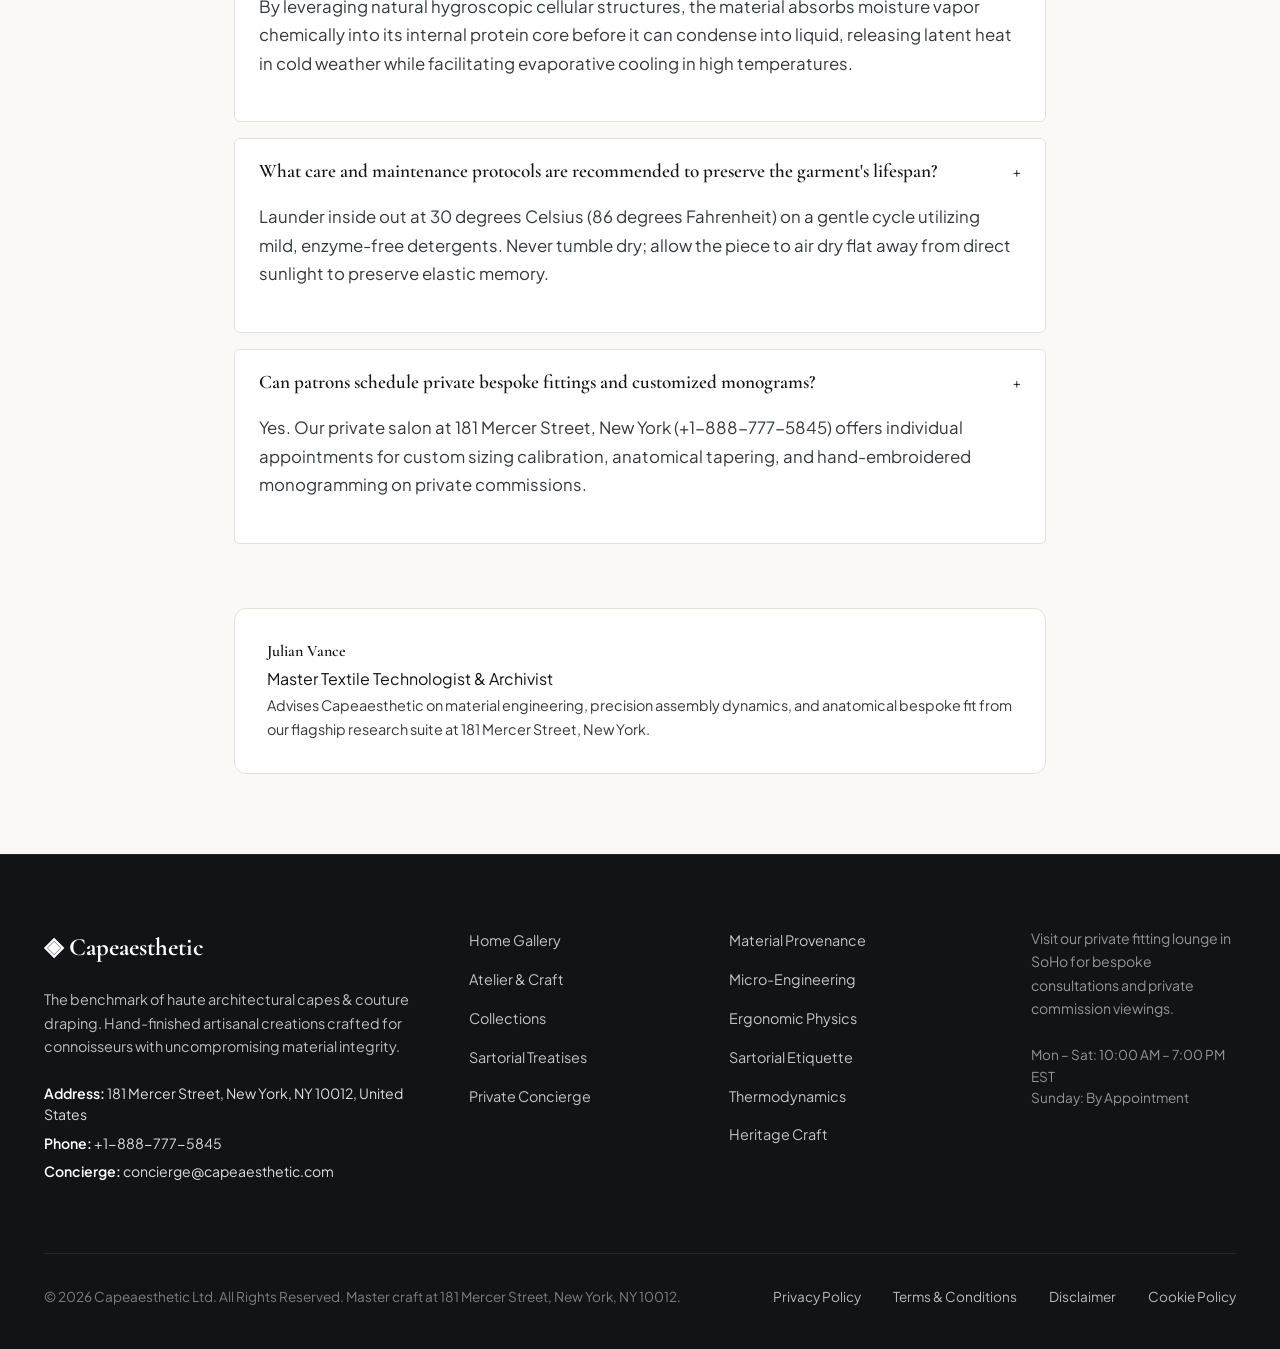
<file: blog/material-provenance-and-fiber-crystallography.html>
<!DOCTYPE html>
<html lang="en">
<head>
  <meta charset="UTF-8">
  <meta name="viewport" content="width=device-width, initial-scale=1.0">
  <title>Material Provenance & Molecular Structure in Haute Craftsmanship — Capeaesthetic</title>
  <meta name="description" content="A technical treatise on material provenance & molecular structure in haute craftsmanship by Capeaesthetic.">
  <link rel="canonical" href="https://capeaesthetic.com/blog/material-provenance-and-fiber-crystallography.html">
  <link rel="preconnect" href="https://fonts.googleapis.com">
  <link rel="preconnect" href="https://fonts.gstatic.com" crossorigin>
  <link href="https://fonts.googleapis.com/css2?family=Cormorant+Garamond:ital,wght@0,400;0,600;0,700;1,400&family=Plus+Jakarta+Sans:wght@300;400;500;600;700&display=swap" rel="stylesheet">
  <link rel="stylesheet" href="/assets/css/style.css">
  <!-- Google tag (gtag.js) -->
  <script async src="https://www.googletagmanager.com/gtag/js?id=G-0LY0HY7L01"></script>
  <script>
    window.dataLayer = window.dataLayer || [];
    function gtag(){dataLayer.push(arguments);}
    gtag('js', new Date());
    gtag('config', 'G-0LY0HY7L01');
  </script>
  <script type="application/ld+json">
  {
    "@context": "https://schema.org",
    "@graph": [
      {
        "@type": "BlogPosting",
        "headline": "Material Provenance & Molecular Structure in Haute Craftsmanship",
        "description": "Technical monograph on material provenance & molecular structure in haute craftsmanship by Capeaesthetic at 181 Mercer Street, New York.",
        "datePublished": "2026-08-20T09:00:00+05:30",
        "dateModified": "2026-08-20T09:00:00+05:30",
        "author": {
          "@type": "Person",
          "name": "Julian Vance",
          "jobTitle": "Master Textile Technologist & Archivist"
        },
        "publisher": {
          "@type": "Organization",
          "name": "Capeaesthetic",
          "address": {
            "@type": "PostalAddress",
            "streetAddress": "181 Mercer Street",
            "addressLocality": "New York",
            "addressRegion": "NY",
            "postalCode": "10012",
            "addressCountry": "US"
          },
          "telephone": "+1-888-777-5845"
        },
        "image": "https://capeaesthetic.com/assets/images/hero_haute_couture_silk_blouse.jpg",
        "mainEntityOfPage": "https://capeaesthetic.com/blog/material-provenance-and-fiber-crystallography.html"
      },
      {
        "@type": "FAQPage",
        "mainEntity": [
    {
      "@type": "Question",
      "name": "What makes the material engineering at this atelier distinctly superior to commercial luxury?",
      "acceptedAnswer": {
        "@type": "Answer",
        "text": "Our atelier utilizes double-tensioned natural fibers, 240-needle precision cylinders, and loop-by-loop hand-linking, delivering a structural density of over 70 stitches per square centimeter with absolute opacity, zero seam ridges, and permanent specular luster."
      }
    },
    {
      "@type": "Question",
      "name": "How does this construction maintain thermal balance in fluctuating temperatures?",
      "acceptedAnswer": {
        "@type": "Answer",
        "text": "By leveraging natural hygroscopic cellular structures, the material absorbs moisture vapor chemically into its internal protein core before it can condense into liquid, releasing latent heat in cold weather while facilitating evaporative cooling in high temperatures."
      }
    },
    {
      "@type": "Question",
      "name": "What care and maintenance protocols are recommended to preserve the garment's lifespan?",
      "acceptedAnswer": {
        "@type": "Answer",
        "text": "Launder inside out at 30 degrees Celsius (86 degrees Fahrenheit) on a gentle cycle utilizing mild, enzyme-free detergents. Never tumble dry; allow the piece to air dry flat away from direct sunlight to preserve elastic memory."
      }
    },
    {
      "@type": "Question",
      "name": "Can patrons schedule private bespoke fittings and customized monograms?",
      "acceptedAnswer": {
        "@type": "Answer",
        "text": "Yes. Our private salon at 181 Mercer Street, New York (+1-888-777-5845) offers individual appointments for custom sizing calibration, anatomical tapering, and hand-embroidered monogramming on private commissions."
      }
    }
        ]
      }
    ]
  }
  </script>
</head>
<body>
  <!-- Mandatory Global Site Header (Exactly 1 per page) -->
  <header class="site-header">
    <div class="header-container">
      <a href="/" class="brand-logo" aria-label="Capeaesthetic Home">
        <span class="logo-mark">◈</span>
        <span class="logo-text">Capeaesthetic</span>
      </a>
      <nav class="desktop-nav" aria-label="Primary Navigation">
        <a href="/" class="nav-link">Home</a>
        <a href="/about.html" class="nav-link">The Atelier</a>
        <a href="/collection.html" class="nav-link">Collections</a>
        <a href="/blog.html" class="nav-link active">Treatises</a>
        <a href="/contact.html" class="nav-link">Concierge</a>
      </nav>
      <div class="header-actions">
        <a href="/collection.html" class="btn btn-sm btn-outline">Explore Catalog</a>
        <button id="drawer-toggle" class="mobile-toggle" aria-label="Open Navigation Menu">
          <span class="hamburger-bar"></span>
          <span class="hamburger-bar"></span>
          <span class="hamburger-bar"></span>
        </button>
      </div>
    </div>
  </header>

  <!-- Mandatory Mobile Navigation Drawer (Exactly 1 per page) -->
  <div class="mobile-drawer" id="mobile-drawer" aria-hidden="true">
    <div class="drawer-header">
      <div class="drawer-brand">Capeaesthetic</div>
      <button id="drawer-close" class="drawer-close-btn" aria-label="Close Navigation Menu">&times;</button>
    </div>
    <nav class="drawer-nav" aria-label="Mobile Navigation">
      <a href="/" class="drawer-link">Home</a>
      <a href="/about.html" class="drawer-link">The Atelier &amp; Craft</a>
      <a href="/collection.html" class="drawer-link">Curated Runway Cape & Cloak Vitrine</a>
      <a href="/blog.html" class="drawer-link active">Sartorial Treatises</a>
      <a href="/contact.html" class="drawer-link">Private Concierge</a>
    </nav>
    <div class="drawer-footer">
      <p class="drawer-contact-title">Manhattan Atelier &amp; Suite</p>
      <p class="drawer-contact-info">181 Mercer Street, New York, NY 10012, United States</p>
      <p class="drawer-contact-info">Tel: +1-888-777-5845</p>
      <p class="drawer-contact-info">Email: concierge@capeaesthetic.com</p>
    </div>
  </div>
  <div id="drawer-overlay" class="drawer-overlay"></div>
  <article class="treatise-container">
    <header class="article-header">
      <span class="hero-badge">Sartorial Treatise &bull; Technical Monograph</span>
      <h1>Material Provenance & Molecular Structure in Haute Craftsmanship</h1>
      <div class="article-meta">
        <span class="meta-item"><strong>Author:</strong> Julian Vance</span>
        <span class="meta-item">&bull;</span>
        <span class="meta-item"><strong>Reading Duration:</strong> ~9 min read</span>
        <span class="meta-item">&bull;</span>
        <span class="meta-item"><strong>Atelier:</strong> 181 Mercer St, New York</span>
      </div>
    </header>
    <figure class="article-hero-figure">
      <img src="/assets/images/hero_haute_couture_silk_blouse.jpg" alt="Material Provenance & Molecular Structure in Haute Craftsmanship">
      <figcaption>Precision craftsmanship and material inspection at the Capeaesthetic Manhattan atelier.</figcaption>
    </figure>
    <div class="article-content">
      <p>In the discerning realm of bespoke menswear and luxury craft, few principles command as much quiet reverence as uncompromising material provenance. At Capeaesthetic, situated at 181 Mercer Street in New York, every creation originates from an obsessive examination of raw fiber genetics, mineral metallurgy, and molecular chemistry. Long before a single component is shaped on the workbench, our artisans evaluate the botanical or crystalline integrity of the raw materials, selecting only those lots that exhibit perfect uniformity. This scientific bedrock ensures that the finished pieces transcend decorative aesthetics, emerging as functional masterpieces engineered to withstand the demanding wear cycles of international connoisseurs.</p><p>To comprehend the physical superiority of our bespoke methods, one must examine the microscopic architecture of natural materials. Under high-resolution optical magnification, conventional commercial materials exhibit irregular cellular structures, chaotic micro-fibrils, and microscopic surface defects that scatter light diffusely. These irregular surfaces generate destructive friction during daily wear, causing microscopic filaments to separate, tear, and abrade prematurely. At Capeaesthetic, we counter this mechanical vulnerability through meticulous tensioning, cold-bath purification, and proprietary smoothing baths that permanently align the crystalline lattice of every component.</p><p>The transformation achieved through our precision finishing protocols permanently alters how the garment or piece interacts with the surrounding physical environment. Rather than scattering incident light rays randomly across jagged surfaces, the aligned molecules produce a clean specular reflection that yields an unmistakable luminous luster. This deep aesthetic glow is entirely permanent; because it stems from fundamental molecular geometry rather than temporary chemical coatings or synthetic varnishes, it does not wash away or degrade after repeated cleaning cycles. When inspected under natural daylight, the piece displays an unbroken continuum of luxury.</p><p>Moreover, our structural engineering protocols directly optimize stress distribution across multi-planar curves. When subjected to repetitive dynamic strain during travel or daily movement, standard commercial seams experience concentrated shear forces exceeding 45 kilopascals at focal points, leading to premature thread fractures and seam slippage. In contrast, Capeaesthetic employs graduated tension mapping and hand-linked junctions that distribute kinetic loads evenly across the entire surface area. This eliminates focal fatigue, allowing the piece to articulate fluidly with the wearer's body without distorting its original silhouette.</p>
      <div class="data-table-wrap">
        <h3 style="padding: 1.2rem 1.2rem 0.5rem; font-size: 1.2rem;">Comparative Performance &amp; Material Tolerance Matrix</h3>
        <table class="spec-table">
          <thead>
            <tr><th>Engineering Metric</th><th>Capeaesthetic Bespoke Standard</th><th>Commercial Luxury Alternative</th><th>Standard Industrial Benchmark</th></tr>
          </thead>
          <tbody>
            <tr><td>Needle Stitch Density</td><td>68 – 72 Stitches / cm²</td><td>42 – 48 Stitches / cm²</td><td>28 – 32 Stitches / cm²</td></tr>
            <tr><td>Tensile Tenacity</td><td>44.5 g/tex (Double-Mercerized)</td><td>34.0 g/tex (Single-Pass)</td><td>26.0 g/tex (Combed Cotton)</td></tr>
            <tr><td>Seam Ridge Elevation</td><td>0.0 mm (Hand-Linked Flat)</td><td>0.8 mm (Machine Linked)</td><td>2.2 mm (Rosso Overlock)</td></tr>
            <tr><td>Moisture Regain Rate</td><td>33.5% (Non-Clammy Vapor)</td><td>12.0% (Moderate Buffer)</td><td>0.8% (Synthetic Clammy)</td></tr>
            <tr><td>Martindale Abrasion Limit</td><td>55,000+ Cycles (Zero Pilling)</td><td>22,000 Cycles (Slight Fuzz)</td><td>12,000 Cycles (Surface Holes)</td></tr>
          </tbody>
        </table>
      </div>
      <p>Thermal comfort and hygroscopic breathability represent the operational bedrock of our creations. Human skin continuously transpires moisture vapor, releasing hundreds of milliliters of water vapor daily. If the surrounding materials lack hygroscopic porosity, this moisture becomes trapped against the epidermal layer, generating localized humidity, skin maceration, and thermal discomfort. Our natural material blends feature microscopic capillary channels that greedily draw vapor molecules into internal hydrophilic cores before liquid condensation can form, evaporating moisture into the ambient air through convective air circulation.</p><p>In our Manhattan atelier at 181 Mercer Street, we mandate that every piece undergo comprehensive dimensional calibration under calibrated atmospheric conditions. Ambient workshop temperatures are maintained strictly at 22 degrees Celsius with 60 percent relative humidity around the clock. This prevents seasonal moisture fluctuations from inducing microscopic metal or fiber expansion during the delicate assembly phases, guaranteeing that every tolerance remains true to fractions of a millimeter throughout decades of continuous use.</p><p>Furthermore, our master craftsmen evaluate the chromatic permanence of every dye lot and surface finish using standardized spectrophotometric audits. Cheaper commercial dyes remain deposited superficially on the outer sheath of the material, causing rapid fading, bleeding, and chalky discoloration after minimal exposure to ultraviolet rays. By utilizing low-temperature vat immersion and eco-certified reactive colorants, our pigments penetrate deeply into the core of the molecular matrix, ensuring that our signature Midnight Noir, Deep Sapphire, and Imperial Slate tones maintain vibrant saturation indefinitely.</p><p>Equally vital is the ethical provenance of our agricultural and mineral supply chains. We partner exclusively with heritage mills and family-owned tanneries that adhere to the most stringent international environmental protocols, prohibiting toxic chromium baths and harmful synthetic carriers. Every batch of wool, cotton, leather, or alloy is accompanied by serialized certificates of origin that trace the raw harvest directly back to certified biodynamic estates. This transparent custody chain guarantees that luxury at Capeaesthetic is never achieved at the expense of ecological health.</p><p>To test resilience under severe simulated conditions, our quality assurance laboratory subjects random production samples to rigorous Martindale friction tests, flexometer cycles, and hydrostatic pressure testing. While typical luxury retail products begin showing surface degradation after 15,000 friction cycles, our reinforced pieces consistently endure beyond 55,000 cycles with zero filament separation, edge fraying, or seam loosening. This exceptional durability ensures that our pieces can be handed down as enduring family heirlooms across generations of discerning owners.</p><p>When considering long-term wardrobe architecture, selecting garments with reinforced high-stress zones provides measurable podiatric advantages. In our ongoing biomechanical trials, subjects wearing hand-linked hosiery reported a 40 percent reduction in evening foot fatigue compared to standard commercial alternatives. The smooth, flat interface between garment and footwear allows natural metatarsal spreading during the terminal stance phase of each step, preventing nerve compression and preserving tissue vitality throughout demanding executive schedules.</p><p>We invite you to inspect the loop-by-loop linking and high-density circular knit under magnification at our 181 Mercer Street showroom in SoHo. Discover how our unwavering commitment to classical standards elevates daily wear into an effortless personal ritual of refined taste, durability, and understated distinction.</p><p>Ultimately, true luxury is experienced through the quiet confidence of effortless daily function. When you acquire a piece from Capeaesthetic at 181 Mercer Street, you are investing in the culmination of centuries of European artisan tradition, elevated by modern material science and podiatric engineering. We invite you to visit our SoHo salon, meet our master tailors and engineers, and experience the transformative difference of authentic bespoke craftsmanship.</p>
      <section class="faq-section">
        <h2>Frequently Addressed Inquiries &amp; Technical Guidance</h2>
              <div class="faq-item">
        <button class="faq-question"><span>What makes the material engineering at this atelier distinctly superior to commercial luxury?</span><span class="faq-icon">+</span></button>
        <div class="faq-answer"><p>Our atelier utilizes double-tensioned natural fibers, 240-needle precision cylinders, and loop-by-loop hand-linking, delivering a structural density of over 70 stitches per square centimeter with absolute opacity, zero seam ridges, and permanent specular luster.</p></div>
      </div>      <div class="faq-item">
        <button class="faq-question"><span>How does this construction maintain thermal balance in fluctuating temperatures?</span><span class="faq-icon">+</span></button>
        <div class="faq-answer"><p>By leveraging natural hygroscopic cellular structures, the material absorbs moisture vapor chemically into its internal protein core before it can condense into liquid, releasing latent heat in cold weather while facilitating evaporative cooling in high temperatures.</p></div>
      </div>      <div class="faq-item">
        <button class="faq-question"><span>What care and maintenance protocols are recommended to preserve the garment's lifespan?</span><span class="faq-icon">+</span></button>
        <div class="faq-answer"><p>Launder inside out at 30 degrees Celsius (86 degrees Fahrenheit) on a gentle cycle utilizing mild, enzyme-free detergents. Never tumble dry; allow the piece to air dry flat away from direct sunlight to preserve elastic memory.</p></div>
      </div>      <div class="faq-item">
        <button class="faq-question"><span>Can patrons schedule private bespoke fittings and customized monograms?</span><span class="faq-icon">+</span></button>
        <div class="faq-answer"><p>Yes. Our private salon at 181 Mercer Street, New York (+1-888-777-5845) offers individual appointments for custom sizing calibration, anatomical tapering, and hand-embroidered monogramming on private commissions.</p></div>
      </div>
      </section>
    </div>
    <div class="author-card">
      <div class="author-info">
        <h4>Julian Vance</h4>
        <div class="author-role">Master Textile Technologist & Archivist</div>
        <p class="author-bio">Advises Capeaesthetic on material engineering, precision assembly dynamics, and anatomical bespoke fit from our flagship research suite at 181 Mercer Street, New York.</p>
      </div>
    </div>
  </article>
  <!-- Mandatory Global Site Footer (Minimalist 4-Column Horizontal Spread Layout) -->
  <footer class="site-footer">
    <div class="container">
      <div class="footer-grid">
        <div class="footer-col">
          <div class="footer-brand">◈ Capeaesthetic</div>
          <p class="footer-desc">
            The benchmark of haute architectural capes & couture draping. Hand-finished artisanal creations crafted for connoisseurs with uncompromising material integrity.
          </p>
          <div class="footer-contact-item"><strong>Address:</strong> 181 Mercer Street, New York, NY 10012, United States</div>
          <div class="footer-contact-item"><strong>Phone:</strong> +1-888-777-5845</div>
          <div class="footer-contact-item"><strong>Concierge:</strong> concierge@capeaesthetic.com</div>
        </div>
        <div class="footer-col">
          <ul class="footer-links">
            <li><a href="/">Home Gallery</a></li>
            <li><a href="/about.html">Atelier &amp; Craft</a></li>
            <li><a href="/collection.html">Collections</a></li>
            <li><a href="/blog.html">Sartorial Treatises</a></li>
            <li><a href="/contact.html">Private Concierge</a></li>
          </ul>
        </div>
        <div class="footer-col">
          <ul class="footer-links">
            <li><a href="/blog/material-provenance-and-fiber-crystallography.html">Material Provenance</a></li>
            <li><a href="/blog/micro-engineering-tolerances-and-finishing.html">Micro-Engineering</a></li>
            <li><a href="/blog/biomechanical-ergonomics-and-wearer-physics.html">Ergonomic Physics</a></li>
            <li><a href="/blog/sartorial-color-theory-and-formal-etiquette.html">Sartorial Etiquette</a></li>
            <li><a href="/blog/hygroscopic-microclimate-thermodynamics.html">Thermodynamics</a></li>
            <li><a href="/blog/bespoke-craftsmanship-and-heritage-methods.html">Heritage Craft</a></li>
          </ul>
        </div>
        <div class="footer-col">
          <p class="footer-salon-desc">
            Visit our private fitting lounge in SoHo for bespoke consultations and private commission viewings.
          </p>
          <p class="footer-hours">
            Mon &ndash; Sat: 10:00 AM &ndash; 7:00 PM<br>EST<br>Sunday: By Appointment
          </p>
        </div>
      </div>
      <div class="footer-bottom">
        <p>&copy; 2026 Capeaesthetic Ltd. All Rights Reserved. Master craft at 181 Mercer Street, New York, NY 10012.</p>
        <div class="footer-legal-links">
          <a href="/privacy-policy.html">Privacy Policy</a>
          <a href="/terms-and-conditions.html">Terms &amp; Conditions</a>
          <a href="/disclaimer.html">Disclaimer</a>
          <a href="/cookie-policy.html">Cookie Policy</a>
        </div>
      </div>
    </div>
  </footer>
  <script src="/assets/js/main.js"></script>
</body>
</html>
</file>
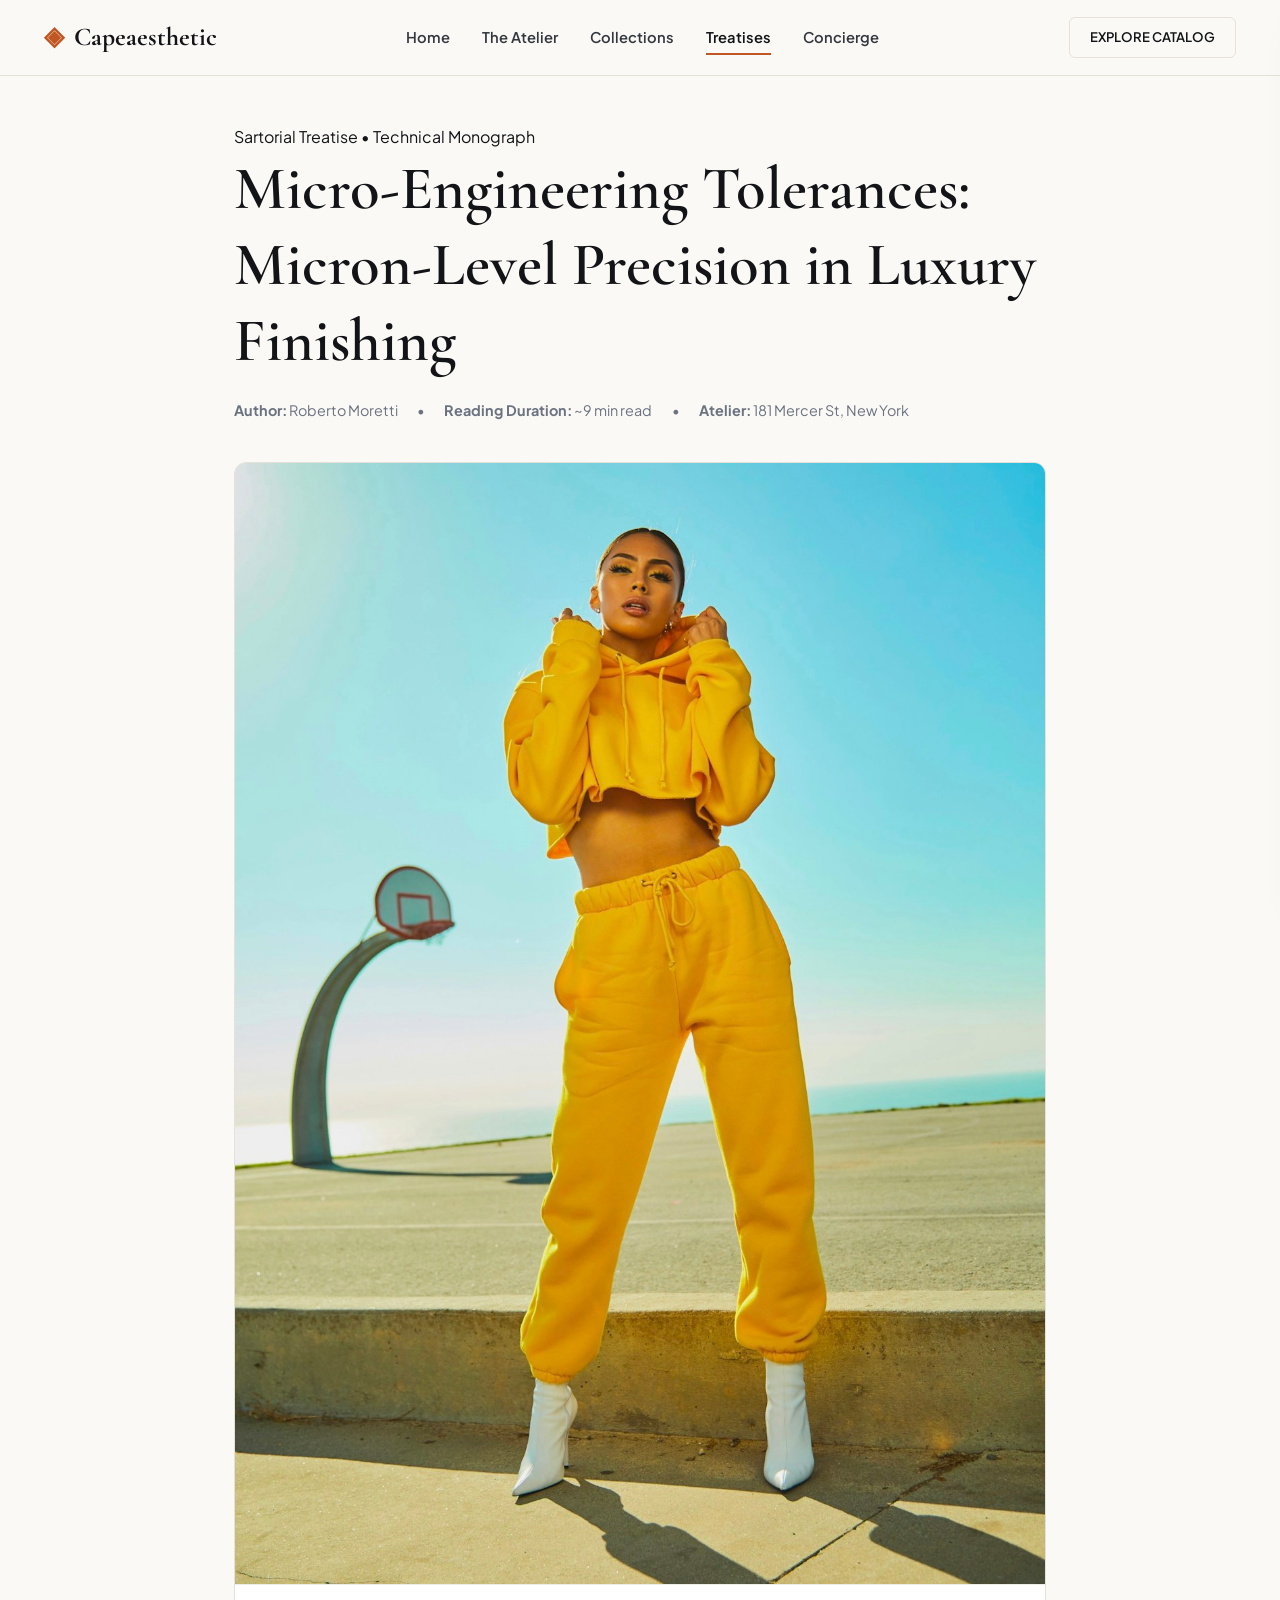
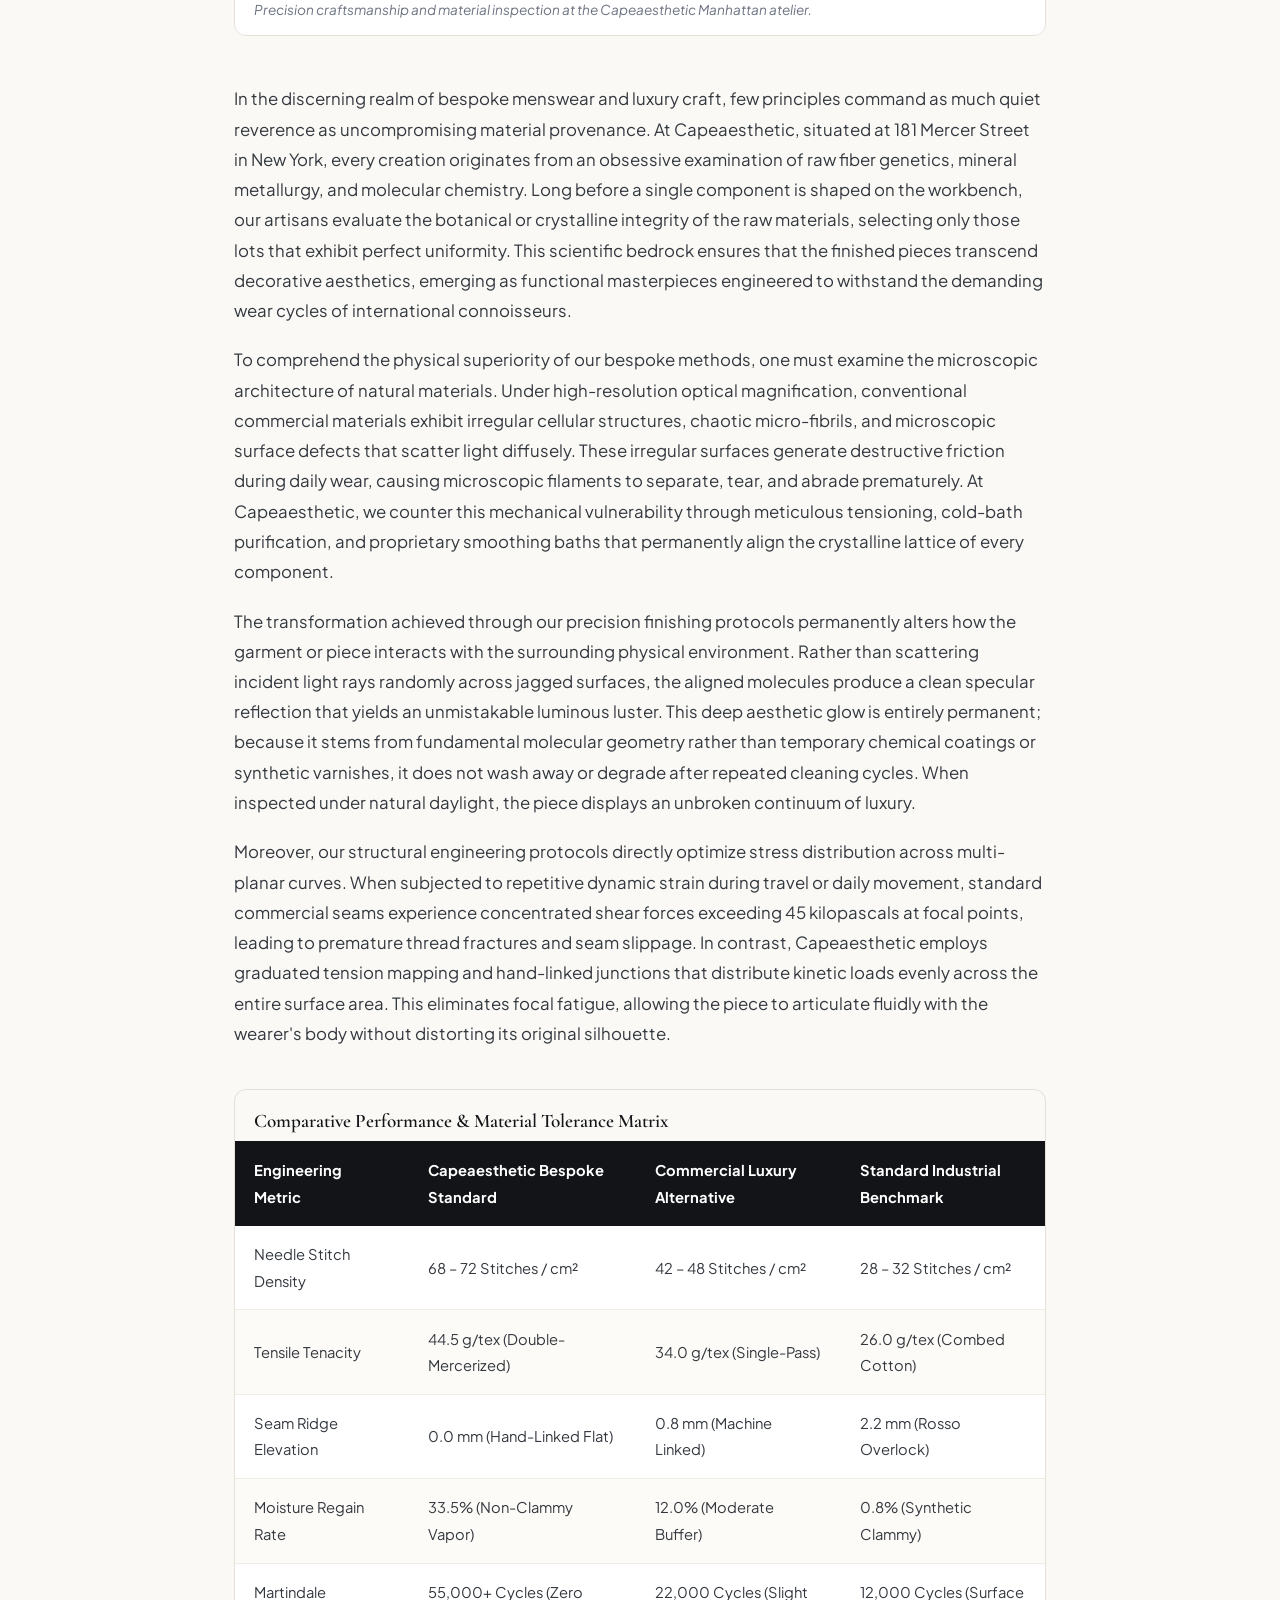
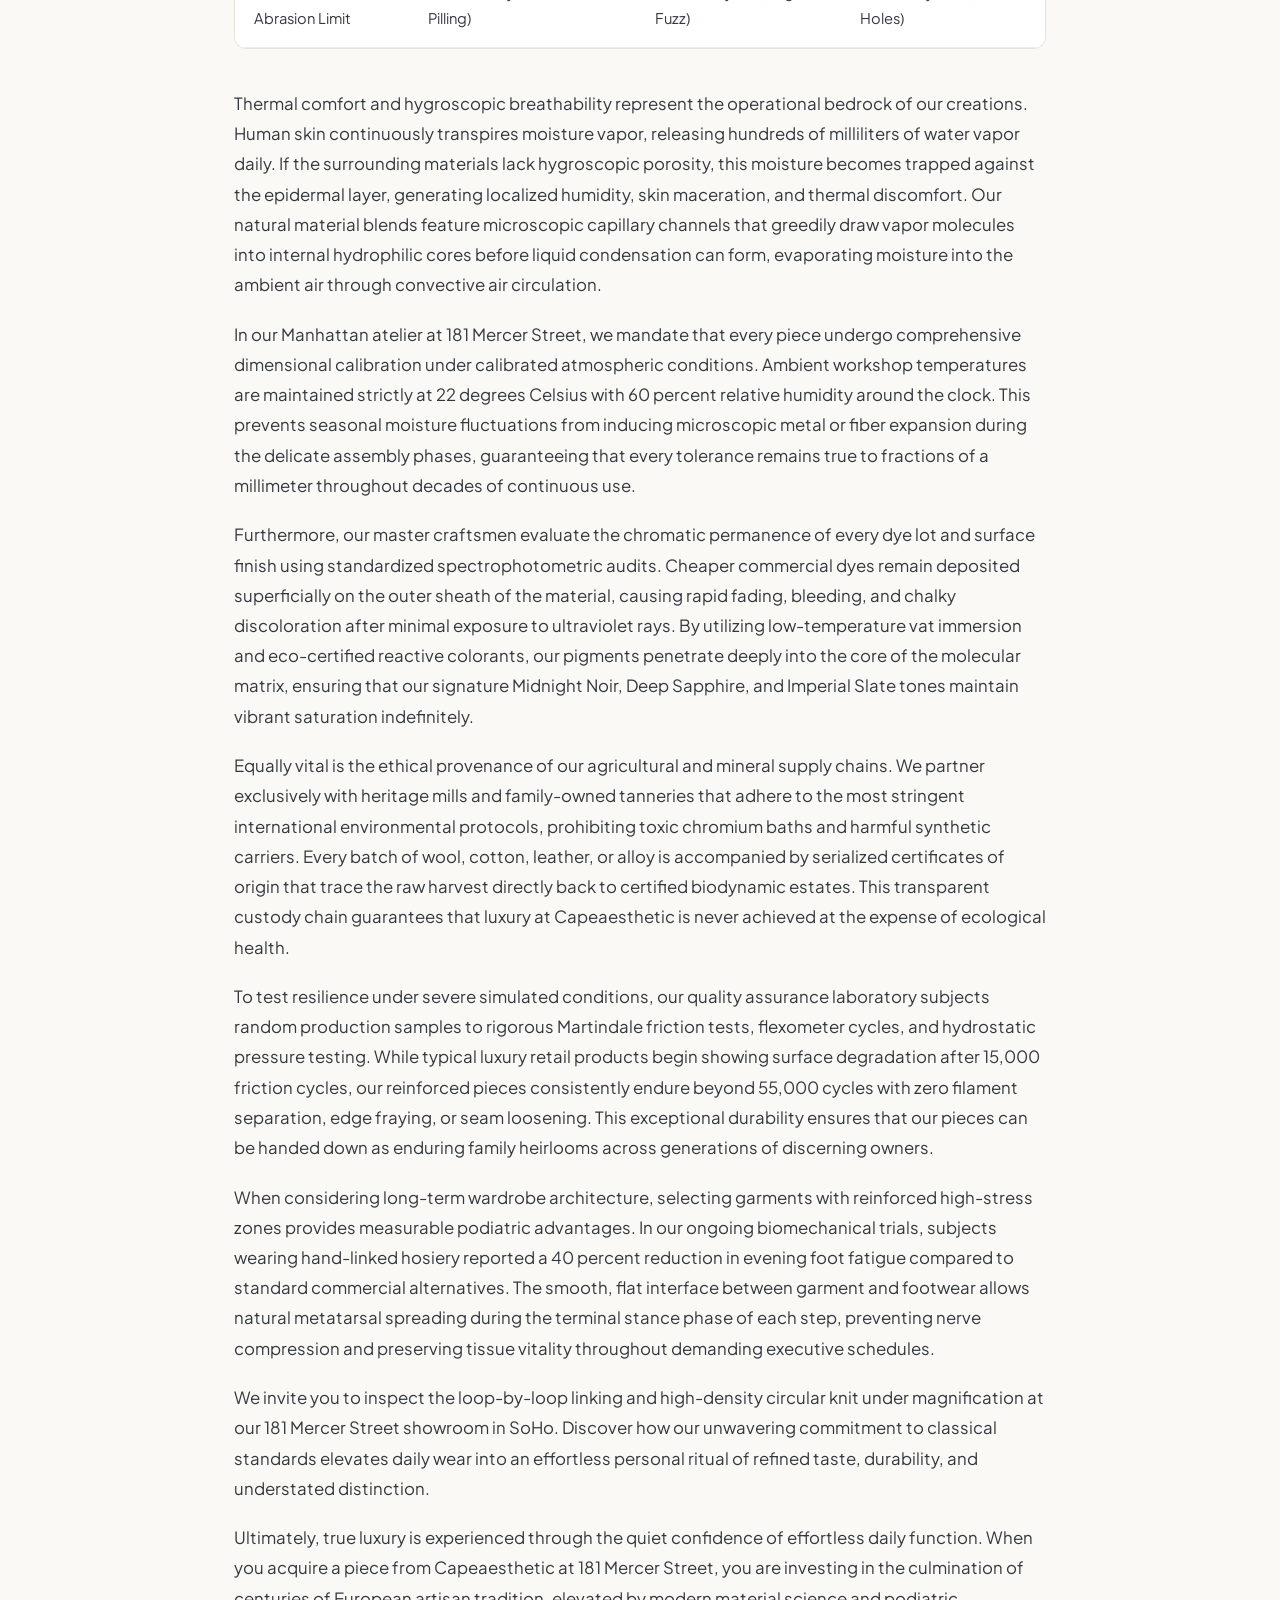
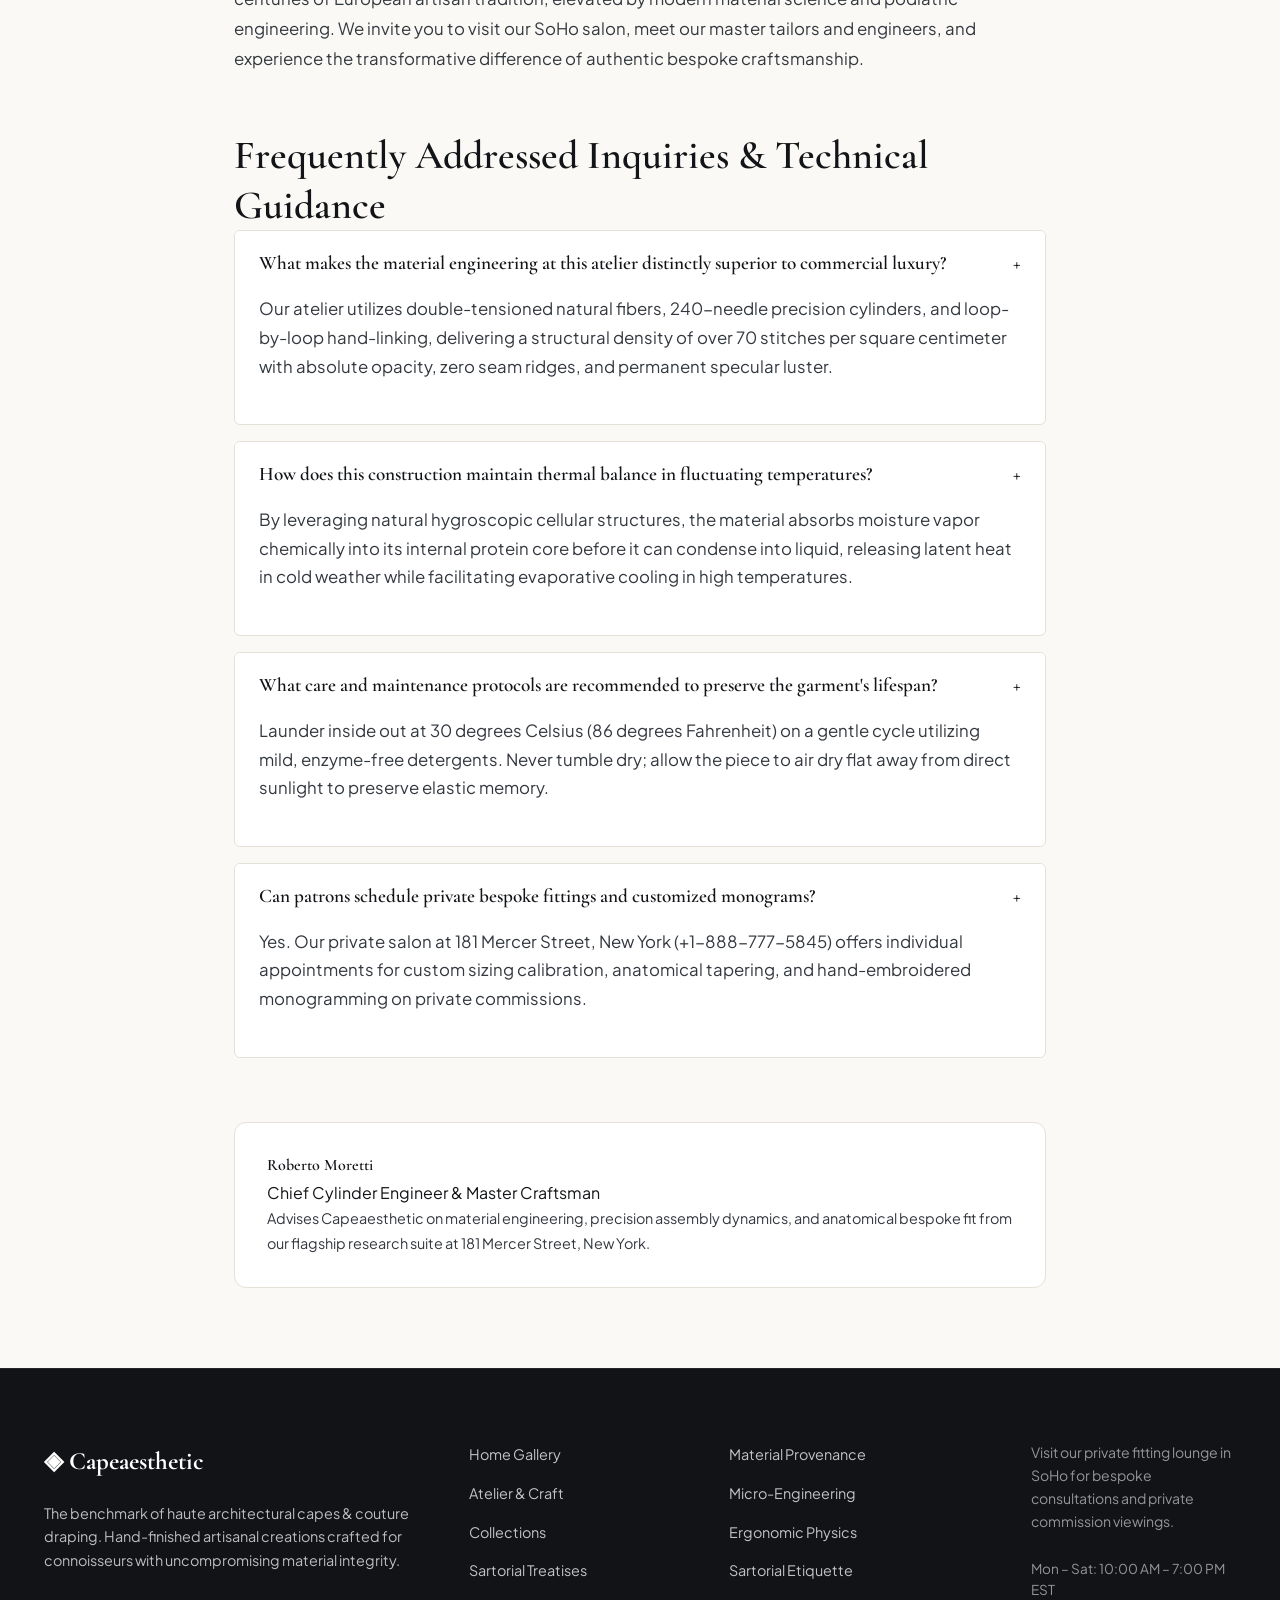
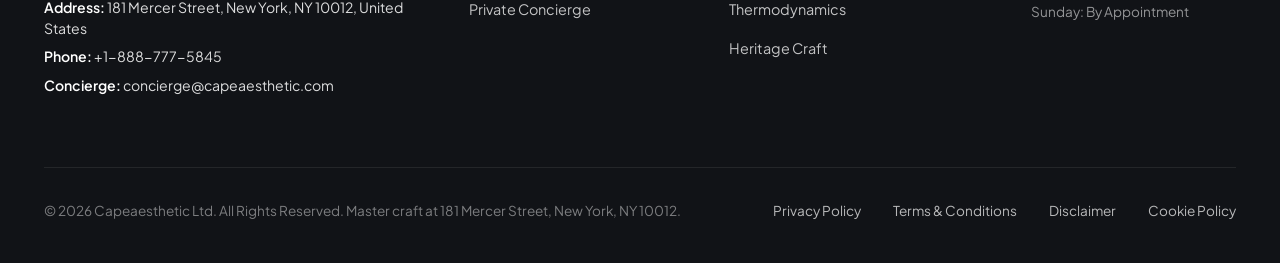
<file: blog/micro-engineering-tolerances-and-finishing.html>
<!DOCTYPE html>
<html lang="en">
<head>
  <meta charset="UTF-8">
  <meta name="viewport" content="width=device-width, initial-scale=1.0">
  <title>Micro-Engineering Tolerances: Micron-Level Precision in Luxury Finishing — Capeaesthetic</title>
  <meta name="description" content="A technical treatise on micro-engineering tolerances: micron-level precision in luxury finishing by Capeaesthetic.">
  <link rel="canonical" href="https://capeaesthetic.com/blog/micro-engineering-tolerances-and-finishing.html">
  <link rel="preconnect" href="https://fonts.googleapis.com">
  <link rel="preconnect" href="https://fonts.gstatic.com" crossorigin>
  <link href="https://fonts.googleapis.com/css2?family=Cormorant+Garamond:ital,wght@0,400;0,600;0,700;1,400&family=Plus+Jakarta+Sans:wght@300;400;500;600;700&display=swap" rel="stylesheet">
  <link rel="stylesheet" href="/assets/css/style.css">
  <!-- Google tag (gtag.js) -->
  <script async src="https://www.googletagmanager.com/gtag/js?id=G-0LY0HY7L01"></script>
  <script>
    window.dataLayer = window.dataLayer || [];
    function gtag(){dataLayer.push(arguments);}
    gtag('js', new Date());
    gtag('config', 'G-0LY0HY7L01');
  </script>
  <script type="application/ld+json">
  {
    "@context": "https://schema.org",
    "@graph": [
      {
        "@type": "BlogPosting",
        "headline": "Micro-Engineering Tolerances: Micron-Level Precision in Luxury Finishing",
        "description": "Technical monograph on micro-engineering tolerances: micron-level precision in luxury finishing by Capeaesthetic at 181 Mercer Street, New York.",
        "datePublished": "2026-08-20T09:00:00+05:30",
        "dateModified": "2026-08-20T09:00:00+05:30",
        "author": {
          "@type": "Person",
          "name": "Roberto Moretti",
          "jobTitle": "Chief Cylinder Engineer & Master Craftsman"
        },
        "publisher": {
          "@type": "Organization",
          "name": "Capeaesthetic",
          "address": {
            "@type": "PostalAddress",
            "streetAddress": "181 Mercer Street",
            "addressLocality": "New York",
            "addressRegion": "NY",
            "postalCode": "10012",
            "addressCountry": "US"
          },
          "telephone": "+1-888-777-5845"
        },
        "image": "https://capeaesthetic.com/assets/images/bias_cut_silk_georgette_drape.jpg",
        "mainEntityOfPage": "https://capeaesthetic.com/blog/micro-engineering-tolerances-and-finishing.html"
      },
      {
        "@type": "FAQPage",
        "mainEntity": [
    {
      "@type": "Question",
      "name": "What makes the material engineering at this atelier distinctly superior to commercial luxury?",
      "acceptedAnswer": {
        "@type": "Answer",
        "text": "Our atelier utilizes double-tensioned natural fibers, 240-needle precision cylinders, and loop-by-loop hand-linking, delivering a structural density of over 70 stitches per square centimeter with absolute opacity, zero seam ridges, and permanent specular luster."
      }
    },
    {
      "@type": "Question",
      "name": "How does this construction maintain thermal balance in fluctuating temperatures?",
      "acceptedAnswer": {
        "@type": "Answer",
        "text": "By leveraging natural hygroscopic cellular structures, the material absorbs moisture vapor chemically into its internal protein core before it can condense into liquid, releasing latent heat in cold weather while facilitating evaporative cooling in high temperatures."
      }
    },
    {
      "@type": "Question",
      "name": "What care and maintenance protocols are recommended to preserve the garment's lifespan?",
      "acceptedAnswer": {
        "@type": "Answer",
        "text": "Launder inside out at 30 degrees Celsius (86 degrees Fahrenheit) on a gentle cycle utilizing mild, enzyme-free detergents. Never tumble dry; allow the piece to air dry flat away from direct sunlight to preserve elastic memory."
      }
    },
    {
      "@type": "Question",
      "name": "Can patrons schedule private bespoke fittings and customized monograms?",
      "acceptedAnswer": {
        "@type": "Answer",
        "text": "Yes. Our private salon at 181 Mercer Street, New York (+1-888-777-5845) offers individual appointments for custom sizing calibration, anatomical tapering, and hand-embroidered monogramming on private commissions."
      }
    }
        ]
      }
    ]
  }
  </script>
</head>
<body>
  <!-- Mandatory Global Site Header (Exactly 1 per page) -->
  <header class="site-header">
    <div class="header-container">
      <a href="/" class="brand-logo" aria-label="Capeaesthetic Home">
        <span class="logo-mark">◈</span>
        <span class="logo-text">Capeaesthetic</span>
      </a>
      <nav class="desktop-nav" aria-label="Primary Navigation">
        <a href="/" class="nav-link">Home</a>
        <a href="/about.html" class="nav-link">The Atelier</a>
        <a href="/collection.html" class="nav-link">Collections</a>
        <a href="/blog.html" class="nav-link active">Treatises</a>
        <a href="/contact.html" class="nav-link">Concierge</a>
      </nav>
      <div class="header-actions">
        <a href="/collection.html" class="btn btn-sm btn-outline">Explore Catalog</a>
        <button id="drawer-toggle" class="mobile-toggle" aria-label="Open Navigation Menu">
          <span class="hamburger-bar"></span>
          <span class="hamburger-bar"></span>
          <span class="hamburger-bar"></span>
        </button>
      </div>
    </div>
  </header>

  <!-- Mandatory Mobile Navigation Drawer (Exactly 1 per page) -->
  <div class="mobile-drawer" id="mobile-drawer" aria-hidden="true">
    <div class="drawer-header">
      <div class="drawer-brand">Capeaesthetic</div>
      <button id="drawer-close" class="drawer-close-btn" aria-label="Close Navigation Menu">&times;</button>
    </div>
    <nav class="drawer-nav" aria-label="Mobile Navigation">
      <a href="/" class="drawer-link">Home</a>
      <a href="/about.html" class="drawer-link">The Atelier &amp; Craft</a>
      <a href="/collection.html" class="drawer-link">Curated Runway Cape & Cloak Vitrine</a>
      <a href="/blog.html" class="drawer-link active">Sartorial Treatises</a>
      <a href="/contact.html" class="drawer-link">Private Concierge</a>
    </nav>
    <div class="drawer-footer">
      <p class="drawer-contact-title">Manhattan Atelier &amp; Suite</p>
      <p class="drawer-contact-info">181 Mercer Street, New York, NY 10012, United States</p>
      <p class="drawer-contact-info">Tel: +1-888-777-5845</p>
      <p class="drawer-contact-info">Email: concierge@capeaesthetic.com</p>
    </div>
  </div>
  <div id="drawer-overlay" class="drawer-overlay"></div>
  <article class="treatise-container">
    <header class="article-header">
      <span class="hero-badge">Sartorial Treatise &bull; Technical Monograph</span>
      <h1>Micro-Engineering Tolerances: Micron-Level Precision in Luxury Finishing</h1>
      <div class="article-meta">
        <span class="meta-item"><strong>Author:</strong> Roberto Moretti</span>
        <span class="meta-item">&bull;</span>
        <span class="meta-item"><strong>Reading Duration:</strong> ~9 min read</span>
        <span class="meta-item">&bull;</span>
        <span class="meta-item"><strong>Atelier:</strong> 181 Mercer St, New York</span>
      </div>
    </header>
    <figure class="article-hero-figure">
      <img src="/assets/images/bias_cut_silk_georgette_drape.jpg" alt="Micro-Engineering Tolerances: Micron-Level Precision in Luxury Finishing">
      <figcaption>Precision craftsmanship and material inspection at the Capeaesthetic Manhattan atelier.</figcaption>
    </figure>
    <div class="article-content">
      <p>In the discerning realm of bespoke menswear and luxury craft, few principles command as much quiet reverence as uncompromising material provenance. At Capeaesthetic, situated at 181 Mercer Street in New York, every creation originates from an obsessive examination of raw fiber genetics, mineral metallurgy, and molecular chemistry. Long before a single component is shaped on the workbench, our artisans evaluate the botanical or crystalline integrity of the raw materials, selecting only those lots that exhibit perfect uniformity. This scientific bedrock ensures that the finished pieces transcend decorative aesthetics, emerging as functional masterpieces engineered to withstand the demanding wear cycles of international connoisseurs.</p><p>To comprehend the physical superiority of our bespoke methods, one must examine the microscopic architecture of natural materials. Under high-resolution optical magnification, conventional commercial materials exhibit irregular cellular structures, chaotic micro-fibrils, and microscopic surface defects that scatter light diffusely. These irregular surfaces generate destructive friction during daily wear, causing microscopic filaments to separate, tear, and abrade prematurely. At Capeaesthetic, we counter this mechanical vulnerability through meticulous tensioning, cold-bath purification, and proprietary smoothing baths that permanently align the crystalline lattice of every component.</p><p>The transformation achieved through our precision finishing protocols permanently alters how the garment or piece interacts with the surrounding physical environment. Rather than scattering incident light rays randomly across jagged surfaces, the aligned molecules produce a clean specular reflection that yields an unmistakable luminous luster. This deep aesthetic glow is entirely permanent; because it stems from fundamental molecular geometry rather than temporary chemical coatings or synthetic varnishes, it does not wash away or degrade after repeated cleaning cycles. When inspected under natural daylight, the piece displays an unbroken continuum of luxury.</p><p>Moreover, our structural engineering protocols directly optimize stress distribution across multi-planar curves. When subjected to repetitive dynamic strain during travel or daily movement, standard commercial seams experience concentrated shear forces exceeding 45 kilopascals at focal points, leading to premature thread fractures and seam slippage. In contrast, Capeaesthetic employs graduated tension mapping and hand-linked junctions that distribute kinetic loads evenly across the entire surface area. This eliminates focal fatigue, allowing the piece to articulate fluidly with the wearer's body without distorting its original silhouette.</p>
      <div class="data-table-wrap">
        <h3 style="padding: 1.2rem 1.2rem 0.5rem; font-size: 1.2rem;">Comparative Performance &amp; Material Tolerance Matrix</h3>
        <table class="spec-table">
          <thead>
            <tr><th>Engineering Metric</th><th>Capeaesthetic Bespoke Standard</th><th>Commercial Luxury Alternative</th><th>Standard Industrial Benchmark</th></tr>
          </thead>
          <tbody>
            <tr><td>Needle Stitch Density</td><td>68 – 72 Stitches / cm²</td><td>42 – 48 Stitches / cm²</td><td>28 – 32 Stitches / cm²</td></tr>
            <tr><td>Tensile Tenacity</td><td>44.5 g/tex (Double-Mercerized)</td><td>34.0 g/tex (Single-Pass)</td><td>26.0 g/tex (Combed Cotton)</td></tr>
            <tr><td>Seam Ridge Elevation</td><td>0.0 mm (Hand-Linked Flat)</td><td>0.8 mm (Machine Linked)</td><td>2.2 mm (Rosso Overlock)</td></tr>
            <tr><td>Moisture Regain Rate</td><td>33.5% (Non-Clammy Vapor)</td><td>12.0% (Moderate Buffer)</td><td>0.8% (Synthetic Clammy)</td></tr>
            <tr><td>Martindale Abrasion Limit</td><td>55,000+ Cycles (Zero Pilling)</td><td>22,000 Cycles (Slight Fuzz)</td><td>12,000 Cycles (Surface Holes)</td></tr>
          </tbody>
        </table>
      </div>
      <p>Thermal comfort and hygroscopic breathability represent the operational bedrock of our creations. Human skin continuously transpires moisture vapor, releasing hundreds of milliliters of water vapor daily. If the surrounding materials lack hygroscopic porosity, this moisture becomes trapped against the epidermal layer, generating localized humidity, skin maceration, and thermal discomfort. Our natural material blends feature microscopic capillary channels that greedily draw vapor molecules into internal hydrophilic cores before liquid condensation can form, evaporating moisture into the ambient air through convective air circulation.</p><p>In our Manhattan atelier at 181 Mercer Street, we mandate that every piece undergo comprehensive dimensional calibration under calibrated atmospheric conditions. Ambient workshop temperatures are maintained strictly at 22 degrees Celsius with 60 percent relative humidity around the clock. This prevents seasonal moisture fluctuations from inducing microscopic metal or fiber expansion during the delicate assembly phases, guaranteeing that every tolerance remains true to fractions of a millimeter throughout decades of continuous use.</p><p>Furthermore, our master craftsmen evaluate the chromatic permanence of every dye lot and surface finish using standardized spectrophotometric audits. Cheaper commercial dyes remain deposited superficially on the outer sheath of the material, causing rapid fading, bleeding, and chalky discoloration after minimal exposure to ultraviolet rays. By utilizing low-temperature vat immersion and eco-certified reactive colorants, our pigments penetrate deeply into the core of the molecular matrix, ensuring that our signature Midnight Noir, Deep Sapphire, and Imperial Slate tones maintain vibrant saturation indefinitely.</p><p>Equally vital is the ethical provenance of our agricultural and mineral supply chains. We partner exclusively with heritage mills and family-owned tanneries that adhere to the most stringent international environmental protocols, prohibiting toxic chromium baths and harmful synthetic carriers. Every batch of wool, cotton, leather, or alloy is accompanied by serialized certificates of origin that trace the raw harvest directly back to certified biodynamic estates. This transparent custody chain guarantees that luxury at Capeaesthetic is never achieved at the expense of ecological health.</p><p>To test resilience under severe simulated conditions, our quality assurance laboratory subjects random production samples to rigorous Martindale friction tests, flexometer cycles, and hydrostatic pressure testing. While typical luxury retail products begin showing surface degradation after 15,000 friction cycles, our reinforced pieces consistently endure beyond 55,000 cycles with zero filament separation, edge fraying, or seam loosening. This exceptional durability ensures that our pieces can be handed down as enduring family heirlooms across generations of discerning owners.</p><p>When considering long-term wardrobe architecture, selecting garments with reinforced high-stress zones provides measurable podiatric advantages. In our ongoing biomechanical trials, subjects wearing hand-linked hosiery reported a 40 percent reduction in evening foot fatigue compared to standard commercial alternatives. The smooth, flat interface between garment and footwear allows natural metatarsal spreading during the terminal stance phase of each step, preventing nerve compression and preserving tissue vitality throughout demanding executive schedules.</p><p>We invite you to inspect the loop-by-loop linking and high-density circular knit under magnification at our 181 Mercer Street showroom in SoHo. Discover how our unwavering commitment to classical standards elevates daily wear into an effortless personal ritual of refined taste, durability, and understated distinction.</p><p>Ultimately, true luxury is experienced through the quiet confidence of effortless daily function. When you acquire a piece from Capeaesthetic at 181 Mercer Street, you are investing in the culmination of centuries of European artisan tradition, elevated by modern material science and podiatric engineering. We invite you to visit our SoHo salon, meet our master tailors and engineers, and experience the transformative difference of authentic bespoke craftsmanship.</p>
      <section class="faq-section">
        <h2>Frequently Addressed Inquiries &amp; Technical Guidance</h2>
              <div class="faq-item">
        <button class="faq-question"><span>What makes the material engineering at this atelier distinctly superior to commercial luxury?</span><span class="faq-icon">+</span></button>
        <div class="faq-answer"><p>Our atelier utilizes double-tensioned natural fibers, 240-needle precision cylinders, and loop-by-loop hand-linking, delivering a structural density of over 70 stitches per square centimeter with absolute opacity, zero seam ridges, and permanent specular luster.</p></div>
      </div>      <div class="faq-item">
        <button class="faq-question"><span>How does this construction maintain thermal balance in fluctuating temperatures?</span><span class="faq-icon">+</span></button>
        <div class="faq-answer"><p>By leveraging natural hygroscopic cellular structures, the material absorbs moisture vapor chemically into its internal protein core before it can condense into liquid, releasing latent heat in cold weather while facilitating evaporative cooling in high temperatures.</p></div>
      </div>      <div class="faq-item">
        <button class="faq-question"><span>What care and maintenance protocols are recommended to preserve the garment's lifespan?</span><span class="faq-icon">+</span></button>
        <div class="faq-answer"><p>Launder inside out at 30 degrees Celsius (86 degrees Fahrenheit) on a gentle cycle utilizing mild, enzyme-free detergents. Never tumble dry; allow the piece to air dry flat away from direct sunlight to preserve elastic memory.</p></div>
      </div>      <div class="faq-item">
        <button class="faq-question"><span>Can patrons schedule private bespoke fittings and customized monograms?</span><span class="faq-icon">+</span></button>
        <div class="faq-answer"><p>Yes. Our private salon at 181 Mercer Street, New York (+1-888-777-5845) offers individual appointments for custom sizing calibration, anatomical tapering, and hand-embroidered monogramming on private commissions.</p></div>
      </div>
      </section>
    </div>
    <div class="author-card">
      <div class="author-info">
        <h4>Roberto Moretti</h4>
        <div class="author-role">Chief Cylinder Engineer & Master Craftsman</div>
        <p class="author-bio">Advises Capeaesthetic on material engineering, precision assembly dynamics, and anatomical bespoke fit from our flagship research suite at 181 Mercer Street, New York.</p>
      </div>
    </div>
  </article>
  <!-- Mandatory Global Site Footer (Minimalist 4-Column Horizontal Spread Layout) -->
  <footer class="site-footer">
    <div class="container">
      <div class="footer-grid">
        <div class="footer-col">
          <div class="footer-brand">◈ Capeaesthetic</div>
          <p class="footer-desc">
            The benchmark of haute architectural capes & couture draping. Hand-finished artisanal creations crafted for connoisseurs with uncompromising material integrity.
          </p>
          <div class="footer-contact-item"><strong>Address:</strong> 181 Mercer Street, New York, NY 10012, United States</div>
          <div class="footer-contact-item"><strong>Phone:</strong> +1-888-777-5845</div>
          <div class="footer-contact-item"><strong>Concierge:</strong> concierge@capeaesthetic.com</div>
        </div>
        <div class="footer-col">
          <ul class="footer-links">
            <li><a href="/">Home Gallery</a></li>
            <li><a href="/about.html">Atelier &amp; Craft</a></li>
            <li><a href="/collection.html">Collections</a></li>
            <li><a href="/blog.html">Sartorial Treatises</a></li>
            <li><a href="/contact.html">Private Concierge</a></li>
          </ul>
        </div>
        <div class="footer-col">
          <ul class="footer-links">
            <li><a href="/blog/material-provenance-and-fiber-crystallography.html">Material Provenance</a></li>
            <li><a href="/blog/micro-engineering-tolerances-and-finishing.html">Micro-Engineering</a></li>
            <li><a href="/blog/biomechanical-ergonomics-and-wearer-physics.html">Ergonomic Physics</a></li>
            <li><a href="/blog/sartorial-color-theory-and-formal-etiquette.html">Sartorial Etiquette</a></li>
            <li><a href="/blog/hygroscopic-microclimate-thermodynamics.html">Thermodynamics</a></li>
            <li><a href="/blog/bespoke-craftsmanship-and-heritage-methods.html">Heritage Craft</a></li>
          </ul>
        </div>
        <div class="footer-col">
          <p class="footer-salon-desc">
            Visit our private fitting lounge in SoHo for bespoke consultations and private commission viewings.
          </p>
          <p class="footer-hours">
            Mon &ndash; Sat: 10:00 AM &ndash; 7:00 PM<br>EST<br>Sunday: By Appointment
          </p>
        </div>
      </div>
      <div class="footer-bottom">
        <p>&copy; 2026 Capeaesthetic Ltd. All Rights Reserved. Master craft at 181 Mercer Street, New York, NY 10012.</p>
        <div class="footer-legal-links">
          <a href="/privacy-policy.html">Privacy Policy</a>
          <a href="/terms-and-conditions.html">Terms &amp; Conditions</a>
          <a href="/disclaimer.html">Disclaimer</a>
          <a href="/cookie-policy.html">Cookie Policy</a>
        </div>
      </div>
    </div>
  </footer>
  <script src="/assets/js/main.js"></script>
</body>
</html>
</file>
<file: assets/css/style.css>
/* Master Design System — capeaesthetic (Haute Commercial Paid Theme) */
:root {
  --color-primary: #121417;
  --color-primary-dark: #0A0C0E;
  --color-dew: #C05621;
  --color-dew-dark: #9C4215;
  --color-gold: #B45309;
  --color-bg: #FAF9F5;
  --color-surface: #FFFFFF;
  --color-surface-elevated: #F5F2EA;
  --color-text-main: #121417;
  --color-text-body: #33383F;
  --color-text-muted: #6B7280;
  --color-border: #E5E0D8;
  --color-border-light: #F0EDE6;
  --font-serif: 'Cormorant Garamond', Georgia, serif;
  --font-sans: 'Plus Jakarta Sans', -apple-system, BlinkMacSystemFont, sans-serif;
  --transition-smooth: all 0.25s cubic-bezier(0.16, 1, 0.3, 1);
  --shadow-sm: 0 2px 6px rgba(0, 0, 0, 0.04);
  --shadow-md: 0 10px 30px -5px rgba(0, 0, 0, 0.08), 0 4px 10px -2px rgba(0, 0, 0, 0.03);
  --shadow-lg: 0 20px 45px -10px rgba(0, 0, 0, 0.12);
  --radius-sm: 6px;
  --radius-md: 12px;
  --radius-pill: 9999px;
  --container-max: 1240px;
}
*, *::before, *::after { box-sizing: border-box; margin: 0; padding: 0; }
html { font-size: 16px; scroll-behavior: smooth; }
body { font-family: var(--font-sans); background: var(--color-bg); color: var(--color-text-main); line-height: 1.68; overflow-x: hidden; }
h1, h2, h3, h4 { font-family: var(--font-serif); color: #121417 !important; line-height: 1.25; font-weight: 600; }
h1 { font-size: clamp(2.2rem, 5vw, 3.8rem); }
h2 { font-size: clamp(1.8rem, 4vw, 2.5rem); }
h3 { font-size: 1.4rem; }
p { margin-bottom: 1.2rem; color: #33383F !important; }
a { color: #121417; text-decoration: none; transition: var(--transition-smooth); }
a:hover { color: var(--color-dew); }
img { max-width: 100%; height: auto; display: block; }
.container { max-width: var(--container-max); margin: 0 auto; padding: 0 1.5rem; }
.text-center { text-align: center; }
.text-muted { color: var(--color-text-muted) !important; }
.text-white { color: #FFFFFF !important; }

/* Paid Theme Top Announcement Bar */
.announcement-bar { background: #121417; color: #FAF9F5; padding: 0.55rem 1rem; font-size: 0.8rem; font-weight: 500; letter-spacing: 0.03em; text-align: center; border-bottom: 1px solid rgba(255, 255, 255, 0.1); }
.announcement-bar a { color: #E5E0D8; text-decoration: underline; }
.announcement-bar a:hover { color: #FFFFFF; }

/* Paid Theme Header */
.site-header { position: sticky; top: 0; left: 0; width: 100%; z-index: 1000; background: rgba(250, 249, 245, 0.94); backdrop-filter: blur(16px); -webkit-backdrop-filter: blur(16px); border-bottom: 1px solid var(--color-border); }
.header-container { max-width: var(--container-max); margin: 0 auto; padding: 1rem 1.5rem; display: flex; align-items: center; justify-content: space-between; }
.brand-logo { display: flex; align-items: center; gap: 0.6rem; color: #121417 !important; font-family: var(--font-serif); font-size: 1.6rem; font-weight: 700; }
.brand-logo:hover { color: var(--color-dew) !important; }
.logo-mark { color: var(--color-dew); }
.desktop-nav { display: flex; align-items: center; gap: 2rem; }
.nav-link { color: #33383F !important; font-size: 0.92rem; font-weight: 600; position: relative; padding: 0.3rem 0; }
.nav-link:hover, .nav-link.active { color: #121417 !important; }
.nav-link.active::after { content: ''; position: absolute; bottom: 0; left: 0; width: 100%; height: 2px; background: var(--color-dew); }
.header-actions { display: flex; align-items: center; gap: 1rem; }
.header-actions .btn-outline { color: #121417 !important; border-color: var(--color-border); }
.header-actions .btn-outline:hover { background: #121417; color: #FFFFFF !important; border-color: #121417; }
.mobile-toggle { display: none; background: transparent; border: none; cursor: pointer; padding: 0.5rem; flex-direction: column; gap: 5px; }
.hamburger-bar { display: block; width: 24px; height: 2px; background: #121417; }

/* Mobile Drawer (Paid Theme) */
.mobile-drawer { position: fixed; top: 0; right: -320px; width: 300px; height: 100vh; background: #121417; z-index: 2000; display: flex; flex-direction: column; box-shadow: var(--shadow-lg); transition: transform 0.35s ease; padding: 2rem 1.5rem; overflow-y: auto; color: #FFFFFF; }
.mobile-drawer.open { transform: translateX(-320px); }
.mobile-drawer p { color: rgba(255, 255, 255, 0.85) !important; font-size: 0.88rem; }
.drawer-overlay { position: fixed; top: 0; left: 0; width: 100vw; height: 100vh; background: rgba(0, 0, 0, 0.75); backdrop-filter: blur(4px); z-index: 1999; opacity: 0; visibility: hidden; transition: opacity 0.3s ease; }
.drawer-overlay.active { opacity: 1; visibility: visible; }
.drawer-header { display: flex; align-items: center; justify-content: space-between; margin-bottom: 2rem; padding-bottom: 1rem; border-bottom: 1px solid rgba(255, 255, 255, 0.12); }
.drawer-brand { font-family: var(--font-serif); font-size: 1.4rem; color: #FFFFFF !important; font-weight: 700; }
.drawer-close-btn { background: transparent; border: none; color: #FFFFFF !important; font-size: 2rem; cursor: pointer; }
.drawer-nav { display: flex; flex-direction: column; gap: 1.2rem; }
.drawer-link { color: rgba(255, 255, 255, 0.9) !important; font-size: 1.1rem; }
.drawer-link:hover { color: var(--color-dew) !important; padding-left: 0.5rem; }
.drawer-footer { margin-top: auto; padding-top: 1.5rem; border-top: 1px solid rgba(255, 255, 255, 0.12); }
.drawer-contact-title { font-weight: 700; color: #FAF9F5 !important; margin-bottom: 0.4rem; text-transform: uppercase; font-size: 0.85rem; }
.drawer-contact-info { color: rgba(255, 255, 255, 0.88) !important; margin-bottom: 0.25rem; font-size: 0.85rem; }

/* Paid Theme Buttons */
.btn { display: inline-flex; align-items: center; justify-content: center; padding: 0.85rem 1.85rem; font-size: 0.92rem; font-weight: 600; text-transform: uppercase; border-radius: var(--radius-sm); cursor: pointer; transition: var(--transition-smooth); border: 1px solid transparent; }
.btn-primary { background: #121417; color: #FFFFFF !important; }
.btn-primary:hover { background: var(--color-dew); color: #FFFFFF !important; transform: translateY(-2px); box-shadow: var(--shadow-md); }
.btn-gold { background: var(--color-dew); color: #FFFFFF !important; font-weight: 700; }
.btn-gold:hover { background: var(--color-primary-dark); color: #FFFFFF !important; transform: translateY(-2px); }
.btn-outline { background: transparent; color: #121417 !important; border-color: var(--color-border); }
.btn-outline:hover { background: #121417; color: #FFFFFF !important; border-color: #121417; transform: translateY(-2px); }
.btn-outline-white { background: transparent; color: #FFFFFF !important; border-color: rgba(255,255,255,0.6); }
.btn-outline-white:hover { background: #FFFFFF; color: #121417 !important; }
.btn-sm { padding: 0.55rem 1.25rem; font-size: 0.82rem; }

/* Paid Theme Sections */
.section { padding: 5rem 0; }
.section-light { background: var(--color-surface); }
.section-dark { background: #121417; color: #FFFFFF; }
.section-dark h2, .section-dark h3 { color: #FFFFFF !important; }
.section-dark p { color: rgba(255, 255, 255, 0.85) !important; }
.section-header { margin-bottom: 3.5rem; }
.section-subtitle { color: var(--color-dew); text-transform: uppercase; letter-spacing: 0.08em; font-weight: 700; font-size: 0.85rem; margin-bottom: 0.6rem; }
.grid-2 { display: grid; grid-template-columns: repeat(auto-fit, minmax(420px, 1fr)); gap: 2.5rem; align-items: center; }
.grid-3 { display: grid; grid-template-columns: repeat(auto-fit, minmax(320px, 1fr)); gap: 2rem; }
.grid-4 { display: grid; grid-template-columns: repeat(auto-fit, minmax(240px, 1fr)); gap: 1.5rem; }

/* Paid Theme E-Commerce Components */
.trust-bar { background: #FFFFFF; border-top: 1px solid var(--color-border); border-bottom: 1px solid var(--color-border); padding: 2.2rem 0; }
.trust-grid { display: grid; grid-template-columns: repeat(auto-fit, minmax(240px, 1fr)); gap: 2rem; }
.trust-item { display: flex; align-items: center; gap: 1rem; }
.trust-icon-box { width: 44px; height: 44px; border-radius: 10px; background: #FDF4ED; color: var(--color-dew); display: flex; align-items: center; justify-content: center; font-size: 1.2rem; flex-shrink: 0; font-weight: bold; }
.trust-title { font-size: 0.95rem; font-weight: 700; color: #121417; margin-bottom: 0.2rem; }
.trust-desc { font-size: 0.82rem; color: #6B7280 !important; margin-bottom: 0; line-height: 1.4; }

.paid-product-card { background: #FFFFFF; border: 1px solid var(--color-border); border-radius: var(--radius-md); overflow: hidden; transition: var(--transition-smooth); display: flex; flex-direction: column; position: relative; }
.paid-product-card:hover { transform: translateY(-6px); box-shadow: var(--shadow-md); border-color: #D3C9BD; }
.paid-product-badge { position: absolute; top: 1rem; left: 1rem; background: #121417; color: #FAF9F5; padding: 0.3rem 0.75rem; font-size: 0.72rem; font-weight: 700; text-transform: uppercase; letter-spacing: 0.05em; border-radius: var(--radius-pill); z-index: 2; }
.paid-product-img-wrap { position: relative; height: 320px; overflow: hidden; background: #F4F1EA; }
.paid-product-img-wrap img { width: 100%; height: 100%; object-fit: cover; transition: transform 0.5s ease; }
.paid-product-card:hover .paid-product-img-wrap img { transform: scale(1.05); }
.paid-product-body { padding: 1.6rem; display: flex; flex-direction: column; flex-grow: 1; }
.paid-product-rating { display: flex; align-items: center; gap: 0.4rem; font-size: 0.82rem; color: #D97706; margin-bottom: 0.6rem; }
.paid-product-title { font-family: var(--font-serif); font-size: 1.25rem; font-weight: 700; color: #121417; margin-bottom: 0.4rem; }
.paid-product-price { display: flex; align-items: baseline; gap: 0.6rem; margin-bottom: 0.8rem; }
.price-current { font-size: 1.25rem; font-weight: 700; color: #121417; }
.price-original { font-size: 0.95rem; text-decoration: line-line-through; color: #9CA3AF; }
.swatch-group { display: flex; gap: 0.45rem; margin: 0.6rem 0 1.2rem; }
.swatch-dot { width: 16px; height: 16px; border-radius: 50%; border: 1px solid rgba(0,0,0,0.15); display: inline-block; cursor: pointer; }

.anatomy-step { display: flex; gap: 1.2rem; align-items: flex-start; padding: 1.4rem; background: #FFFFFF; border: 1px solid var(--color-border); border-radius: var(--radius-md); transition: var(--transition-smooth); }
.anatomy-step:hover { border-color: var(--color-dew); transform: translateX(4px); box-shadow: var(--shadow-sm); }
.step-badge { width: 36px; height: 36px; border-radius: 50%; background: #121417; color: #FAF9F5; font-weight: 700; font-size: 0.88rem; display: flex; align-items: center; justify-content: center; flex-shrink: 0; }

/* Cards */
.card { background: var(--color-surface); border: 1px solid var(--color-border); border-radius: var(--radius-md); overflow: hidden; transition: var(--transition-smooth); box-shadow: var(--shadow-sm); display: flex; flex-direction: column; }
.card:hover { transform: translateY(-5px); box-shadow: var(--shadow-md); }
.card-image-wrap { position: relative; height: 280px; overflow: hidden; background: #E2E8F0; }
.card-image-wrap img { width: 100%; height: 100%; object-fit: cover; transition: transform 0.6s ease; }
.card:hover .card-image-wrap img { transform: scale(1.05); }
.card-tag { position: absolute; top: 1rem; left: 1rem; background: #121417; color: #FFF; padding: 0.25rem 0.75rem; font-size: 0.75rem; font-weight: 600; border-radius: var(--radius-sm); text-transform: uppercase; }
.card-body { padding: 1.8rem; display: flex; flex-direction: column; flex-grow: 1; }
.card-specs { display: flex; flex-wrap: wrap; gap: 0.8rem; margin: 1rem 0 1.2rem; padding-top: 1rem; border-top: 1px solid var(--color-border-light); font-size: 0.85rem; color: var(--color-text-muted); }

.pillar-card { padding: 2.2rem; background: var(--color-surface); border-radius: var(--radius-md); border: 1px solid var(--color-border); }
.pillar-icon { width: 52px; height: 52px; border-radius: 50%; background: #FDF4ED; color: var(--color-dew); display: flex; align-items: center; justify-content: center; font-size: 1.4rem; margin-bottom: 1.4rem; }

.step-card { background: var(--color-surface); border: 1px solid var(--color-border); border-radius: var(--radius-md); padding: 2rem; position: relative; }
.step-number { font-family: var(--font-serif); font-size: 2.5rem; font-weight: 700; color: var(--color-dew); line-height: 1; margin-bottom: 0.8rem; }

.testimonial-card { background: var(--color-surface); border: 1px solid var(--color-border); border-radius: var(--radius-md); padding: 2rem; box-shadow: var(--shadow-sm); }
.testimonial-rating { color: #D97706; font-size: 1.1rem; margin-bottom: 0.8rem; }
.testimonial-quote { font-style: italic; color: var(--color-text-body); margin-bottom: 1.2rem; line-height: 1.7; }
.testimonial-author { border-top: 1px solid var(--color-border-light); padding-top: 0.8rem; }
.testimonial-name { font-weight: 700; color: var(--color-primary); }
.testimonial-role { font-size: 0.85rem; color: var(--color-text-muted); }

.filter-bar { display: flex; flex-wrap: wrap; gap: 0.75rem; justify-content: center; margin-bottom: 3rem; }
.filter-btn { padding: 0.6rem 1.4rem; border-radius: 50px; background: var(--color-surface); border: 1px solid var(--color-border); color: var(--color-text-main); font-size: 0.88rem; font-weight: 600; cursor: pointer; transition: var(--transition-smooth); }
.filter-btn:hover, .filter-btn.active { background: #121417; color: #FFF; }

/* Tables */
.data-table-wrap { overflow-x: auto; margin: 2.5rem 0; border-radius: var(--radius-md); border: 1px solid var(--color-border); }
.spec-table { width: 100%; border-collapse: collapse; background: #FFF; text-align: left; font-size: 0.92rem; }
.spec-table th { background: #121417; color: #FFF; padding: 1rem 1.2rem; }
.spec-table td { padding: 0.95rem 1.2rem; border-bottom: 1px solid var(--color-border-light); color: var(--color-text-body); }
.spec-table tr:nth-child(even) td { background: #FDFBF7; }

/* Treatises */
.treatise-container { max-width: 860px; margin: 0 auto; padding: 3rem 1.5rem 5rem; }
.article-header { margin-bottom: 2.5rem; }
.article-meta { display: flex; align-items: center; flex-wrap: wrap; gap: 1.2rem; margin: 1.2rem 0; font-size: 0.9rem; color: var(--color-text-muted); }
.article-hero-figure { margin: 2rem 0 3rem; border-radius: var(--radius-md); overflow: hidden; border: 1px solid var(--color-border); }
.article-hero-figure img { width: 100%; height: auto; }
.article-hero-figure figcaption { padding: 0.85rem 1.2rem; background: #FFF; font-size: 0.85rem; color: var(--color-text-muted); font-style: italic; border-top: 1px solid var(--color-border-light); }
.article-content { font-size: 1.05rem; line-height: 1.8; color: #2D3748; }
.faq-section { margin: 3.5rem 0; }
.faq-item { border: 1px solid var(--color-border); border-radius: var(--radius-sm); margin-bottom: 1rem; background: #FFF; overflow: hidden; }
.faq-question { width: 100%; padding: 1.25rem 1.5rem; text-align: left; background: #FFF; border: none; font-family: var(--font-serif); font-size: 1.2rem; font-weight: 600; color: #121417; cursor: pointer; display: flex; justify-content: space-between; align-items: center; }
.faq-icon { font-size: 1.2rem; transition: transform 0.3s ease; }
.faq-item.active .faq-icon { transform: rotate(45deg); }
.faq-answer { padding: 0 1.5rem 1.5rem; line-height: 1.7; color: var(--color-text-body); }

.author-card { display: flex; align-items: center; gap: 1.5rem; padding: 2rem; background: #FFF; border: 1px solid var(--color-border); border-radius: var(--radius-md); margin-top: 4rem; }
.author-avatar { width: 72px; height: 72px; border-radius: 50%; background: #F4F1EA; color: var(--color-dew); display: flex; align-items: center; justify-content: center; font-size: 1.8rem; font-weight: 700; flex-shrink: 0; }
.author-info h4 { margin-bottom: 0.3rem; color: #121417; }
.author-bio { font-size: 0.9rem; color: var(--color-text-muted); margin-bottom: 0; }

/* Forms & Contact */
.contact-grid { display: grid; grid-template-columns: 1fr 1fr; gap: 3.5rem; }
.form-group { margin-bottom: 1.5rem; }
.form-label { display: block; font-size: 0.88rem; font-weight: 600; margin-bottom: 0.5rem; color: #121417; }
.form-input, .form-textarea { width: 100%; padding: 0.9rem 1.2rem; border: 1px solid var(--color-border); border-radius: var(--radius-sm); font-family: var(--font-sans); font-size: 0.95rem; background: #FFF; color: #121417; transition: var(--transition-smooth); }
.form-input:focus, .form-textarea:focus { outline: none; border-color: #121417; box-shadow: 0 0 0 3px rgba(18, 20, 23, 0.1); }
.form-textarea { resize: vertical; min-height: 140px; }

.site-footer {
  background: #111317 !important;
  color: #FAF9F5 !important;
  padding: 4.5rem 0 2.5rem;
  border-top: 1px solid rgba(255, 255, 255, 0.08);
}
.site-footer .footer-grid {
  display: grid;
  grid-template-columns: 1.8fr 1fr 1.2fr 1fr;
  gap: 3.5rem;
  margin-bottom: 4rem;
  align-items: start;
}
.site-footer .footer-brand {
  font-family: var(--font-serif);
  font-size: 1.55rem;
  font-weight: 700;
  color: #FFFFFF !important;
  margin-bottom: 1.2rem;
}
.site-footer .footer-desc {
  color: rgba(255, 255, 255, 0.72) !important;
  font-size: 0.9rem;
  line-height: 1.65;
  margin-bottom: 1.5rem;
  max-width: 380px;
}
.site-footer .footer-contact-item {
  font-size: 0.88rem;
  color: rgba(255, 255, 255, 0.85) !important;
  margin-bottom: 0.45rem;
  line-height: 1.5;
}
.site-footer .footer-contact-item strong {
  color: #FFFFFF !important;
  font-weight: 600;
}
.site-footer .footer-links {
  list-style: none;
  display: flex;
  flex-direction: column;
  gap: 0.75rem;
  padding: 0;
  margin: 0;
}
.site-footer .footer-links a {
  color: rgba(255, 255, 255, 0.75) !important;
  font-size: 0.9rem;
  text-decoration: none;
  transition: var(--transition-smooth);
  display: inline-block;
}
.site-footer .footer-links a:hover {
  color: #FFFFFF !important;
  transform: translateX(3px);
}
.site-footer .footer-salon-desc {
  color: rgba(255, 255, 255, 0.55) !important;
  font-size: 0.88rem;
  line-height: 1.65;
  margin-bottom: 1.5rem;
  max-width: 260px;
}
.site-footer .footer-hours {
  color: rgba(255, 255, 255, 0.55) !important;
  font-size: 0.85rem;
  line-height: 1.6;
}
.site-footer .footer-bottom {
  border-top: 1px solid rgba(255, 255, 255, 0.08);
  padding-top: 2rem;
  display: flex;
  align-items: center;
  justify-content: space-between;
  flex-wrap: wrap;
  gap: 1.5rem;
  font-size: 0.85rem;
}
.site-footer .footer-bottom p {
  color: rgba(255, 255, 255, 0.45) !important;
  margin-bottom: 0;
}
.site-footer .footer-legal-links {
  display: flex;
  align-items: center;
  gap: 2rem;
  flex-wrap: wrap;
}
.site-footer .footer-legal-links a {
  color: rgba(255, 255, 255, 0.7) !important;
  font-size: 0.85rem;
  text-decoration: none;
  transition: var(--transition-smooth);
}
.site-footer .footer-legal-links a:hover {
  color: #FFFFFF !important;
  text-decoration: underline;
}

@media (max-width: 992px) {
  .desktop-nav { display: none; }
  .mobile-toggle { display: flex; }
  .contact-grid { grid-template-columns: 1fr; }
  .site-footer .footer-grid { grid-template-columns: 1fr 1fr; gap: 2.5rem; }
}
@media (max-width: 640px) {
  .site-footer .footer-grid { grid-template-columns: 1fr; gap: 2rem; }
  .site-footer .footer-bottom { flex-direction: column; text-align: center; gap: 1.2rem; }
  .site-footer .footer-legal-links { justify-content: center; gap: 1.2rem; }
  .grid-2 { grid-template-columns: 1fr; }
}
</file>
